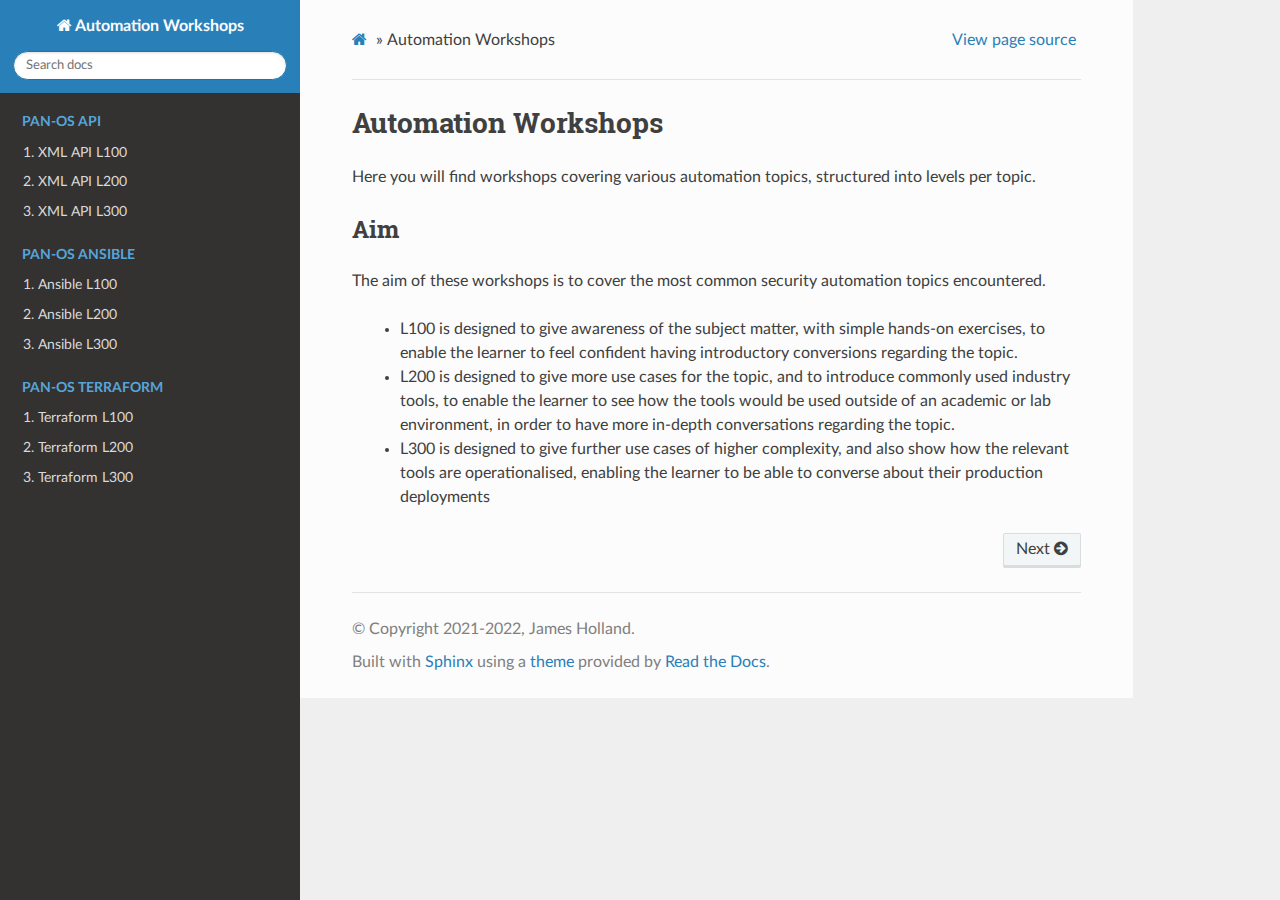
<file: index.html>
<!DOCTYPE html>
<html class="writer-html5" lang="en" >
<head>
  <meta charset="utf-8" /><meta name="generator" content="Docutils 0.17.1: http://docutils.sourceforge.net/" />

  <meta name="viewport" content="width=device-width, initial-scale=1.0" />
  <title>Automation Workshops &mdash; Automation Workshops  documentation</title>
      <link rel="stylesheet" href="_static/pygments.css" type="text/css" />
      <link rel="stylesheet" href="_static/css/theme.css" type="text/css" />
      <link rel="stylesheet" href="_static/copybutton.css" type="text/css" />
      <link rel="stylesheet" href="_static/custom.css" type="text/css" />
  <!--[if lt IE 9]>
    <script src="_static/js/html5shiv.min.js"></script>
  <![endif]-->
  
        <script data-url_root="./" id="documentation_options" src="_static/documentation_options.js"></script>
        <script src="_static/jquery.js"></script>
        <script src="_static/underscore.js"></script>
        <script src="_static/_sphinx_javascript_frameworks_compat.js"></script>
        <script src="_static/doctools.js"></script>
        <script src="_static/sphinx_highlight.js"></script>
        <script src="_static/clipboard.min.js"></script>
        <script src="_static/copybutton.js"></script>
    <script src="_static/js/theme.js"></script>
    <link rel="index" title="Index" href="genindex.html" />
    <link rel="search" title="Search" href="search.html" />
    <link rel="next" title="1. XML API L100" href="xmlapi/l100.html" /> 
</head>

<body class="wy-body-for-nav"> 
  <div class="wy-grid-for-nav">
    <nav data-toggle="wy-nav-shift" class="wy-nav-side">
      <div class="wy-side-scroll">
        <div class="wy-side-nav-search" >
            <a href="#" class="icon icon-home"> Automation Workshops
          </a>
<div role="search">
  <form id="rtd-search-form" class="wy-form" action="search.html" method="get">
    <input type="text" name="q" placeholder="Search docs" />
    <input type="hidden" name="check_keywords" value="yes" />
    <input type="hidden" name="area" value="default" />
  </form>
</div>
        </div><div class="wy-menu wy-menu-vertical" data-spy="affix" role="navigation" aria-label="Navigation menu">
              <p class="caption" role="heading"><span class="caption-text">PAN-OS API</span></p>
<ul>
<li class="toctree-l1"><a class="reference internal" href="xmlapi/l100.html">1. XML API L100</a></li>
<li class="toctree-l1"><a class="reference internal" href="xmlapi/l200.html">2. XML API L200</a></li>
<li class="toctree-l1"><a class="reference internal" href="xmlapi/l300.html">3. XML API L300</a></li>
</ul>
<p class="caption" role="heading"><span class="caption-text">PAN-OS Ansible</span></p>
<ul>
<li class="toctree-l1"><a class="reference internal" href="ansible/l100.html">1. Ansible L100</a></li>
<li class="toctree-l1"><a class="reference internal" href="ansible/l200.html">2. Ansible L200</a></li>
<li class="toctree-l1"><a class="reference internal" href="ansible/l300.html">3. Ansible L300</a></li>
</ul>
<p class="caption" role="heading"><span class="caption-text">PAN-OS Terraform</span></p>
<ul>
<li class="toctree-l1"><a class="reference internal" href="terraform/l100.html">1. Terraform L100</a></li>
<li class="toctree-l1"><a class="reference internal" href="terraform/l200.html">2. Terraform L200</a></li>
<li class="toctree-l1"><a class="reference internal" href="terraform/l300.html">3. Terraform L300</a></li>
</ul>

        </div>
      </div>
    </nav>

    <section data-toggle="wy-nav-shift" class="wy-nav-content-wrap"><nav class="wy-nav-top" aria-label="Mobile navigation menu" >
          <i data-toggle="wy-nav-top" class="fa fa-bars"></i>
          <a href="#">Automation Workshops</a>
      </nav>

      <div class="wy-nav-content">
        <div class="rst-content">
          <div role="navigation" aria-label="Page navigation">
  <ul class="wy-breadcrumbs">
      <li><a href="#" class="icon icon-home"></a> &raquo;</li>
      <li>Automation Workshops</li>
      <li class="wy-breadcrumbs-aside">
            <a href="_sources/index.rst.txt" rel="nofollow"> View page source</a>
      </li>
  </ul>
  <hr/>
</div>
          <div role="main" class="document" itemscope="itemscope" itemtype="http://schema.org/Article">
           <div itemprop="articleBody">
             
  <section id="automation-workshops">
<h1>Automation Workshops<a class="headerlink" href="#automation-workshops" title="Permalink to this heading"></a></h1>
<p>Here you will find workshops covering various automation topics, structured into levels per topic.</p>
<section id="aim">
<h2>Aim<a class="headerlink" href="#aim" title="Permalink to this heading"></a></h2>
<p>The aim of these workshops is to cover the most common security automation topics encountered.</p>
<blockquote>
<div><ul class="simple">
<li><p>L100 is designed to give awareness of the subject matter, with simple hands-on exercises, to enable the learner to feel confident having introductory conversions regarding the topic.</p></li>
<li><p>L200 is designed to give more use cases for the topic, and to introduce commonly used industry tools, to enable the learner to see how the tools would be used outside of an academic or lab environment, in order to have more in-depth conversations regarding the topic.</p></li>
<li><p>L300 is designed to give further use cases of higher complexity, and also show how the relevant tools are operationalised, enabling the learner to be able to converse about their production deployments</p></li>
</ul>
</div></blockquote>
<div class="toctree-wrapper compound">
</div>
<div class="toctree-wrapper compound">
</div>
<div class="toctree-wrapper compound">
</div>
</section>
</section>


           </div>
          </div>
          <footer><div class="rst-footer-buttons" role="navigation" aria-label="Footer">
        <a href="xmlapi/l100.html" class="btn btn-neutral float-right" title="1. XML API L100" accesskey="n" rel="next">Next <span class="fa fa-arrow-circle-right" aria-hidden="true"></span></a>
    </div>

  <hr/>

  <div role="contentinfo">
    <p>&#169; Copyright 2021-2022, James Holland.</p>
  </div>

  Built with <a href="https://www.sphinx-doc.org/">Sphinx</a> using a
    <a href="https://github.com/readthedocs/sphinx_rtd_theme">theme</a>
    provided by <a href="https://readthedocs.org">Read the Docs</a>.
   

</footer>
        </div>
      </div>
    </section>
  </div>
  <script>
      jQuery(function () {
          SphinxRtdTheme.Navigation.enable(true);
      });
  </script> 

</body>
</html>
</file>
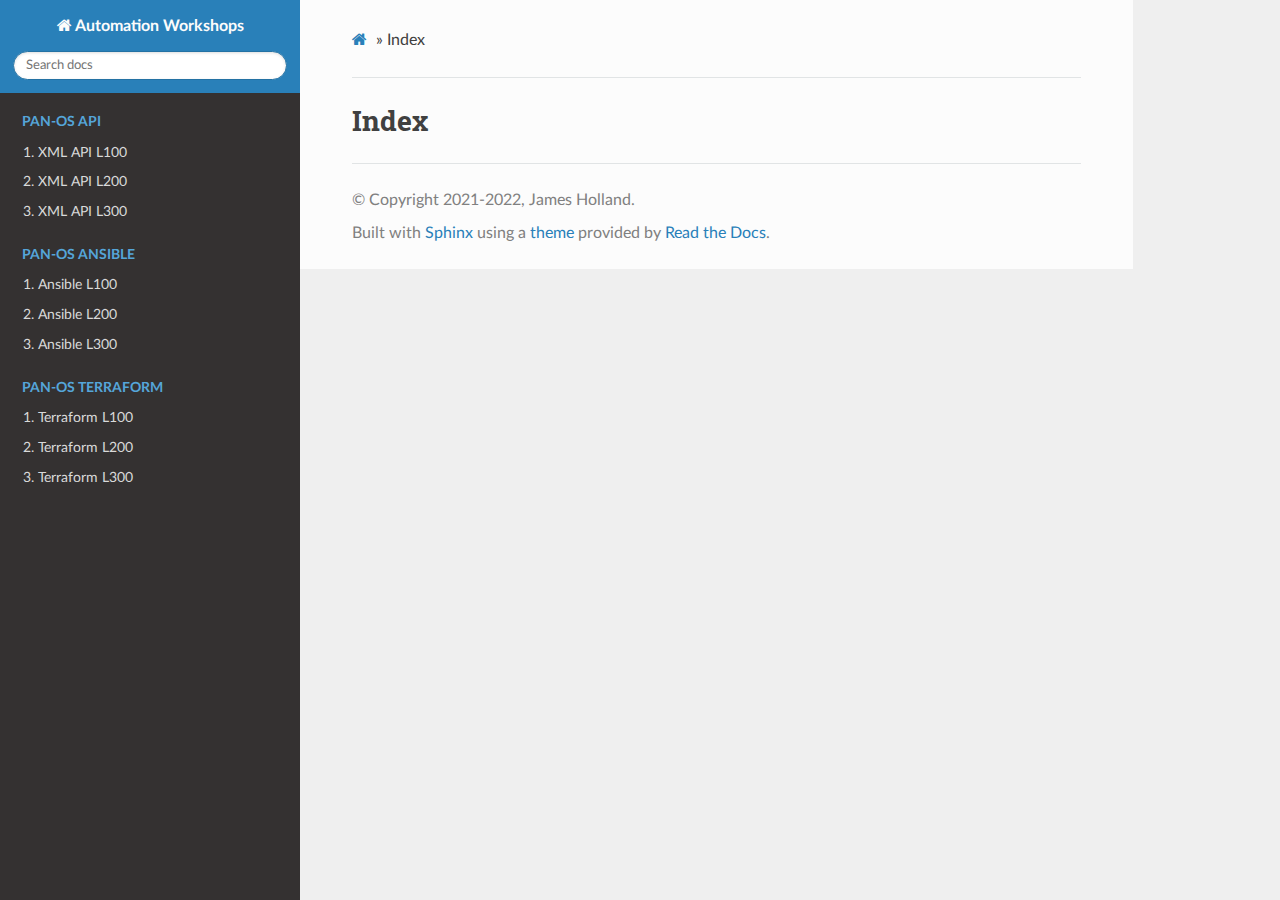
<file: genindex.html>
<!DOCTYPE html>
<html class="writer-html5" lang="en" >
<head>
  <meta charset="utf-8" />
  <meta name="viewport" content="width=device-width, initial-scale=1.0" />
  <title>Index &mdash; Automation Workshops  documentation</title>
      <link rel="stylesheet" href="_static/pygments.css" type="text/css" />
      <link rel="stylesheet" href="_static/css/theme.css" type="text/css" />
      <link rel="stylesheet" href="_static/copybutton.css" type="text/css" />
      <link rel="stylesheet" href="_static/custom.css" type="text/css" />
  <!--[if lt IE 9]>
    <script src="_static/js/html5shiv.min.js"></script>
  <![endif]-->
  
        <script data-url_root="./" id="documentation_options" src="_static/documentation_options.js"></script>
        <script src="_static/jquery.js"></script>
        <script src="_static/underscore.js"></script>
        <script src="_static/_sphinx_javascript_frameworks_compat.js"></script>
        <script src="_static/doctools.js"></script>
        <script src="_static/sphinx_highlight.js"></script>
        <script src="_static/clipboard.min.js"></script>
        <script src="_static/copybutton.js"></script>
    <script src="_static/js/theme.js"></script>
    <link rel="index" title="Index" href="#" />
    <link rel="search" title="Search" href="search.html" /> 
</head>

<body class="wy-body-for-nav"> 
  <div class="wy-grid-for-nav">
    <nav data-toggle="wy-nav-shift" class="wy-nav-side">
      <div class="wy-side-scroll">
        <div class="wy-side-nav-search" >
            <a href="index.html" class="icon icon-home"> Automation Workshops
          </a>
<div role="search">
  <form id="rtd-search-form" class="wy-form" action="search.html" method="get">
    <input type="text" name="q" placeholder="Search docs" />
    <input type="hidden" name="check_keywords" value="yes" />
    <input type="hidden" name="area" value="default" />
  </form>
</div>
        </div><div class="wy-menu wy-menu-vertical" data-spy="affix" role="navigation" aria-label="Navigation menu">
              <p class="caption" role="heading"><span class="caption-text">PAN-OS API</span></p>
<ul>
<li class="toctree-l1"><a class="reference internal" href="xmlapi/l100.html">1. XML API L100</a></li>
<li class="toctree-l1"><a class="reference internal" href="xmlapi/l200.html">2. XML API L200</a></li>
<li class="toctree-l1"><a class="reference internal" href="xmlapi/l300.html">3. XML API L300</a></li>
</ul>
<p class="caption" role="heading"><span class="caption-text">PAN-OS Ansible</span></p>
<ul>
<li class="toctree-l1"><a class="reference internal" href="ansible/l100.html">1. Ansible L100</a></li>
<li class="toctree-l1"><a class="reference internal" href="ansible/l200.html">2. Ansible L200</a></li>
<li class="toctree-l1"><a class="reference internal" href="ansible/l300.html">3. Ansible L300</a></li>
</ul>
<p class="caption" role="heading"><span class="caption-text">PAN-OS Terraform</span></p>
<ul>
<li class="toctree-l1"><a class="reference internal" href="terraform/l100.html">1. Terraform L100</a></li>
<li class="toctree-l1"><a class="reference internal" href="terraform/l200.html">2. Terraform L200</a></li>
<li class="toctree-l1"><a class="reference internal" href="terraform/l300.html">3. Terraform L300</a></li>
</ul>

        </div>
      </div>
    </nav>

    <section data-toggle="wy-nav-shift" class="wy-nav-content-wrap"><nav class="wy-nav-top" aria-label="Mobile navigation menu" >
          <i data-toggle="wy-nav-top" class="fa fa-bars"></i>
          <a href="index.html">Automation Workshops</a>
      </nav>

      <div class="wy-nav-content">
        <div class="rst-content">
          <div role="navigation" aria-label="Page navigation">
  <ul class="wy-breadcrumbs">
      <li><a href="index.html" class="icon icon-home"></a> &raquo;</li>
      <li>Index</li>
      <li class="wy-breadcrumbs-aside">
      </li>
  </ul>
  <hr/>
</div>
          <div role="main" class="document" itemscope="itemscope" itemtype="http://schema.org/Article">
           <div itemprop="articleBody">
             

<h1 id="index">Index</h1>

<div class="genindex-jumpbox">
 
</div>


           </div>
          </div>
          <footer>

  <hr/>

  <div role="contentinfo">
    <p>&#169; Copyright 2021-2022, James Holland.</p>
  </div>

  Built with <a href="https://www.sphinx-doc.org/">Sphinx</a> using a
    <a href="https://github.com/readthedocs/sphinx_rtd_theme">theme</a>
    provided by <a href="https://readthedocs.org">Read the Docs</a>.
   

</footer>
        </div>
      </div>
    </section>
  </div>
  <script>
      jQuery(function () {
          SphinxRtdTheme.Navigation.enable(true);
      });
  </script> 

</body>
</html>
</file>
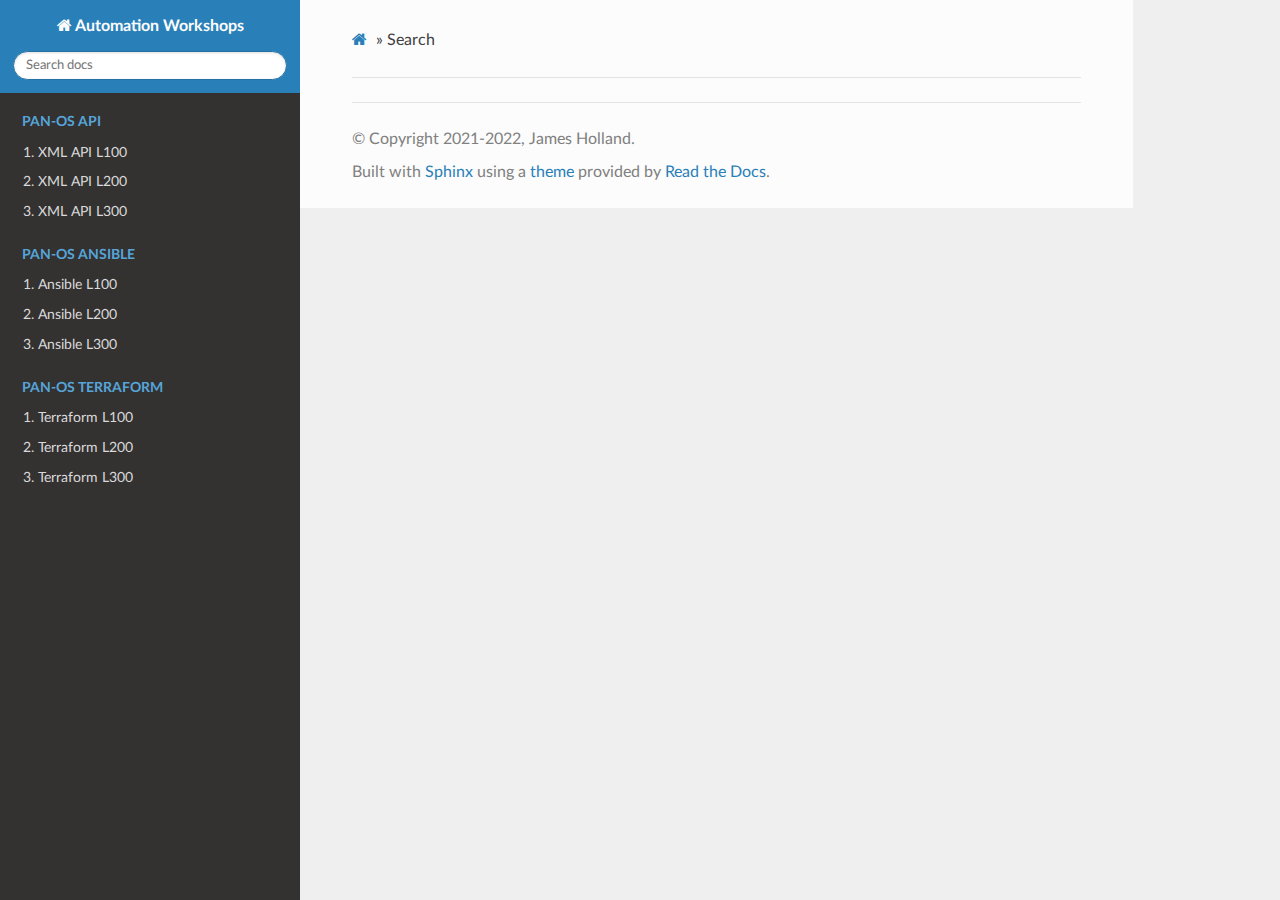
<file: search.html>
<!DOCTYPE html>
<html class="writer-html5" lang="en" >
<head>
  <meta charset="utf-8" />
  <meta name="viewport" content="width=device-width, initial-scale=1.0" />
  <title>Search &mdash; Automation Workshops  documentation</title>
      <link rel="stylesheet" href="_static/pygments.css" type="text/css" />
      <link rel="stylesheet" href="_static/css/theme.css" type="text/css" />
      <link rel="stylesheet" href="_static/copybutton.css" type="text/css" />
      <link rel="stylesheet" href="_static/custom.css" type="text/css" />
    
  <!--[if lt IE 9]>
    <script src="_static/js/html5shiv.min.js"></script>
  <![endif]-->
  
        <script data-url_root="./" id="documentation_options" src="_static/documentation_options.js"></script>
        <script src="_static/jquery.js"></script>
        <script src="_static/underscore.js"></script>
        <script src="_static/_sphinx_javascript_frameworks_compat.js"></script>
        <script src="_static/doctools.js"></script>
        <script src="_static/sphinx_highlight.js"></script>
        <script src="_static/clipboard.min.js"></script>
        <script src="_static/copybutton.js"></script>
    <script src="_static/js/theme.js"></script>
    <script src="_static/searchtools.js"></script>
    <script src="_static/language_data.js"></script>
    <link rel="index" title="Index" href="genindex.html" />
    <link rel="search" title="Search" href="#" /> 
</head>

<body class="wy-body-for-nav"> 
  <div class="wy-grid-for-nav">
    <nav data-toggle="wy-nav-shift" class="wy-nav-side">
      <div class="wy-side-scroll">
        <div class="wy-side-nav-search" >
            <a href="index.html" class="icon icon-home"> Automation Workshops
          </a>
<div role="search">
  <form id="rtd-search-form" class="wy-form" action="#" method="get">
    <input type="text" name="q" placeholder="Search docs" />
    <input type="hidden" name="check_keywords" value="yes" />
    <input type="hidden" name="area" value="default" />
  </form>
</div>
        </div><div class="wy-menu wy-menu-vertical" data-spy="affix" role="navigation" aria-label="Navigation menu">
              <p class="caption" role="heading"><span class="caption-text">PAN-OS API</span></p>
<ul>
<li class="toctree-l1"><a class="reference internal" href="xmlapi/l100.html">1. XML API L100</a></li>
<li class="toctree-l1"><a class="reference internal" href="xmlapi/l200.html">2. XML API L200</a></li>
<li class="toctree-l1"><a class="reference internal" href="xmlapi/l300.html">3. XML API L300</a></li>
</ul>
<p class="caption" role="heading"><span class="caption-text">PAN-OS Ansible</span></p>
<ul>
<li class="toctree-l1"><a class="reference internal" href="ansible/l100.html">1. Ansible L100</a></li>
<li class="toctree-l1"><a class="reference internal" href="ansible/l200.html">2. Ansible L200</a></li>
<li class="toctree-l1"><a class="reference internal" href="ansible/l300.html">3. Ansible L300</a></li>
</ul>
<p class="caption" role="heading"><span class="caption-text">PAN-OS Terraform</span></p>
<ul>
<li class="toctree-l1"><a class="reference internal" href="terraform/l100.html">1. Terraform L100</a></li>
<li class="toctree-l1"><a class="reference internal" href="terraform/l200.html">2. Terraform L200</a></li>
<li class="toctree-l1"><a class="reference internal" href="terraform/l300.html">3. Terraform L300</a></li>
</ul>

        </div>
      </div>
    </nav>

    <section data-toggle="wy-nav-shift" class="wy-nav-content-wrap"><nav class="wy-nav-top" aria-label="Mobile navigation menu" >
          <i data-toggle="wy-nav-top" class="fa fa-bars"></i>
          <a href="index.html">Automation Workshops</a>
      </nav>

      <div class="wy-nav-content">
        <div class="rst-content">
          <div role="navigation" aria-label="Page navigation">
  <ul class="wy-breadcrumbs">
      <li><a href="index.html" class="icon icon-home"></a> &raquo;</li>
      <li>Search</li>
      <li class="wy-breadcrumbs-aside">
      </li>
  </ul>
  <hr/>
</div>
          <div role="main" class="document" itemscope="itemscope" itemtype="http://schema.org/Article">
           <div itemprop="articleBody">
             
  <noscript>
  <div id="fallback" class="admonition warning">
    <p class="last">
      Please activate JavaScript to enable the search functionality.
    </p>
  </div>
  </noscript>

  
  <div id="search-results">
  
  </div>

           </div>
          </div>
          <footer>

  <hr/>

  <div role="contentinfo">
    <p>&#169; Copyright 2021-2022, James Holland.</p>
  </div>

  Built with <a href="https://www.sphinx-doc.org/">Sphinx</a> using a
    <a href="https://github.com/readthedocs/sphinx_rtd_theme">theme</a>
    provided by <a href="https://readthedocs.org">Read the Docs</a>.
   

</footer>
        </div>
      </div>
    </section>
  </div>
  <script>
      jQuery(function () {
          SphinxRtdTheme.Navigation.enable(true);
      });
  </script>
  <script>
    jQuery(function() { Search.loadIndex("searchindex.js"); });
  </script>
  
  <script id="searchindexloader"></script>
   


</body>
</html>
</file>
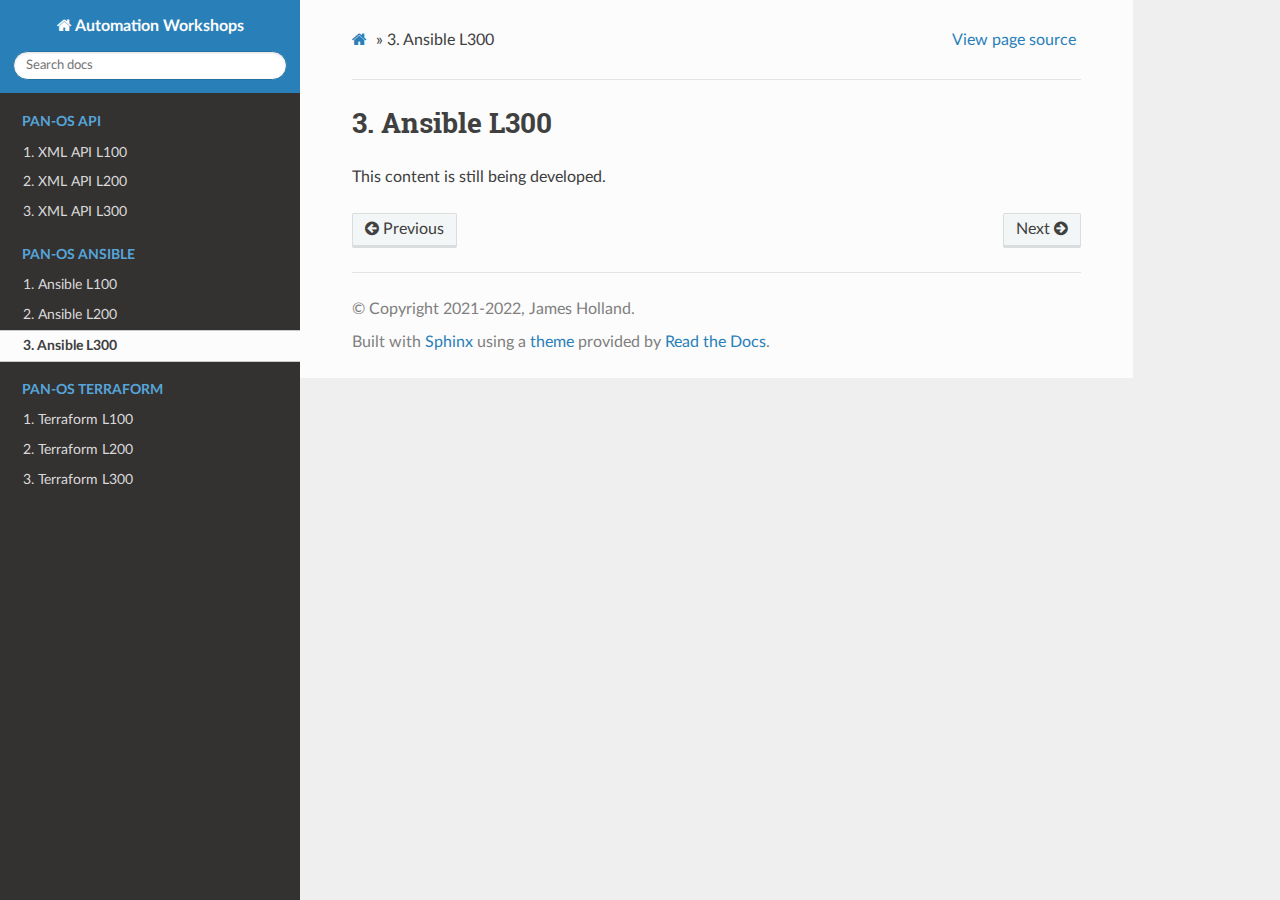
<file: ansible/l300.html>
<!DOCTYPE html>
<html class="writer-html5" lang="en" >
<head>
  <meta charset="utf-8" /><meta name="generator" content="Docutils 0.17.1: http://docutils.sourceforge.net/" />

  <meta name="viewport" content="width=device-width, initial-scale=1.0" />
  <title>3. Ansible L300 &mdash; Automation Workshops  documentation</title>
      <link rel="stylesheet" href="../_static/pygments.css" type="text/css" />
      <link rel="stylesheet" href="../_static/css/theme.css" type="text/css" />
      <link rel="stylesheet" href="../_static/copybutton.css" type="text/css" />
      <link rel="stylesheet" href="../_static/custom.css" type="text/css" />
  <!--[if lt IE 9]>
    <script src="../_static/js/html5shiv.min.js"></script>
  <![endif]-->
  
        <script data-url_root="../" id="documentation_options" src="../_static/documentation_options.js"></script>
        <script src="../_static/jquery.js"></script>
        <script src="../_static/underscore.js"></script>
        <script src="../_static/_sphinx_javascript_frameworks_compat.js"></script>
        <script src="../_static/doctools.js"></script>
        <script src="../_static/sphinx_highlight.js"></script>
        <script src="../_static/clipboard.min.js"></script>
        <script src="../_static/copybutton.js"></script>
    <script src="../_static/js/theme.js"></script>
    <link rel="index" title="Index" href="../genindex.html" />
    <link rel="search" title="Search" href="../search.html" />
    <link rel="next" title="1. Terraform L100" href="../terraform/l100.html" />
    <link rel="prev" title="2. Ansible L200" href="l200.html" /> 
</head>

<body class="wy-body-for-nav"> 
  <div class="wy-grid-for-nav">
    <nav data-toggle="wy-nav-shift" class="wy-nav-side">
      <div class="wy-side-scroll">
        <div class="wy-side-nav-search" >
            <a href="../index.html" class="icon icon-home"> Automation Workshops
          </a>
<div role="search">
  <form id="rtd-search-form" class="wy-form" action="../search.html" method="get">
    <input type="text" name="q" placeholder="Search docs" />
    <input type="hidden" name="check_keywords" value="yes" />
    <input type="hidden" name="area" value="default" />
  </form>
</div>
        </div><div class="wy-menu wy-menu-vertical" data-spy="affix" role="navigation" aria-label="Navigation menu">
              <p class="caption" role="heading"><span class="caption-text">PAN-OS API</span></p>
<ul>
<li class="toctree-l1"><a class="reference internal" href="../xmlapi/l100.html">1. XML API L100</a></li>
<li class="toctree-l1"><a class="reference internal" href="../xmlapi/l200.html">2. XML API L200</a></li>
<li class="toctree-l1"><a class="reference internal" href="../xmlapi/l300.html">3. XML API L300</a></li>
</ul>
<p class="caption" role="heading"><span class="caption-text">PAN-OS Ansible</span></p>
<ul class="current">
<li class="toctree-l1"><a class="reference internal" href="l100.html">1. Ansible L100</a></li>
<li class="toctree-l1"><a class="reference internal" href="l200.html">2. Ansible L200</a></li>
<li class="toctree-l1 current"><a class="current reference internal" href="#">3. Ansible L300</a></li>
</ul>
<p class="caption" role="heading"><span class="caption-text">PAN-OS Terraform</span></p>
<ul>
<li class="toctree-l1"><a class="reference internal" href="../terraform/l100.html">1. Terraform L100</a></li>
<li class="toctree-l1"><a class="reference internal" href="../terraform/l200.html">2. Terraform L200</a></li>
<li class="toctree-l1"><a class="reference internal" href="../terraform/l300.html">3. Terraform L300</a></li>
</ul>

        </div>
      </div>
    </nav>

    <section data-toggle="wy-nav-shift" class="wy-nav-content-wrap"><nav class="wy-nav-top" aria-label="Mobile navigation menu" >
          <i data-toggle="wy-nav-top" class="fa fa-bars"></i>
          <a href="../index.html">Automation Workshops</a>
      </nav>

      <div class="wy-nav-content">
        <div class="rst-content">
          <div role="navigation" aria-label="Page navigation">
  <ul class="wy-breadcrumbs">
      <li><a href="../index.html" class="icon icon-home"></a> &raquo;</li>
      <li><span class="section-number">3. </span>Ansible L300</li>
      <li class="wy-breadcrumbs-aside">
            <a href="../_sources/ansible/l300.rst.txt" rel="nofollow"> View page source</a>
      </li>
  </ul>
  <hr/>
</div>
          <div role="main" class="document" itemscope="itemscope" itemtype="http://schema.org/Article">
           <div itemprop="articleBody">
             
  <section id="ansible-l300">
<h1><span class="section-number">3. </span>Ansible L300<a class="headerlink" href="#ansible-l300" title="Permalink to this heading"></a></h1>
<p>This content is still being developed.</p>
</section>


           </div>
          </div>
          <footer><div class="rst-footer-buttons" role="navigation" aria-label="Footer">
        <a href="l200.html" class="btn btn-neutral float-left" title="2. Ansible L200" accesskey="p" rel="prev"><span class="fa fa-arrow-circle-left" aria-hidden="true"></span> Previous</a>
        <a href="../terraform/l100.html" class="btn btn-neutral float-right" title="1. Terraform L100" accesskey="n" rel="next">Next <span class="fa fa-arrow-circle-right" aria-hidden="true"></span></a>
    </div>

  <hr/>

  <div role="contentinfo">
    <p>&#169; Copyright 2021-2022, James Holland.</p>
  </div>

  Built with <a href="https://www.sphinx-doc.org/">Sphinx</a> using a
    <a href="https://github.com/readthedocs/sphinx_rtd_theme">theme</a>
    provided by <a href="https://readthedocs.org">Read the Docs</a>.
   

</footer>
        </div>
      </div>
    </section>
  </div>
  <script>
      jQuery(function () {
          SphinxRtdTheme.Navigation.enable(true);
      });
  </script> 

</body>
</html>
</file>
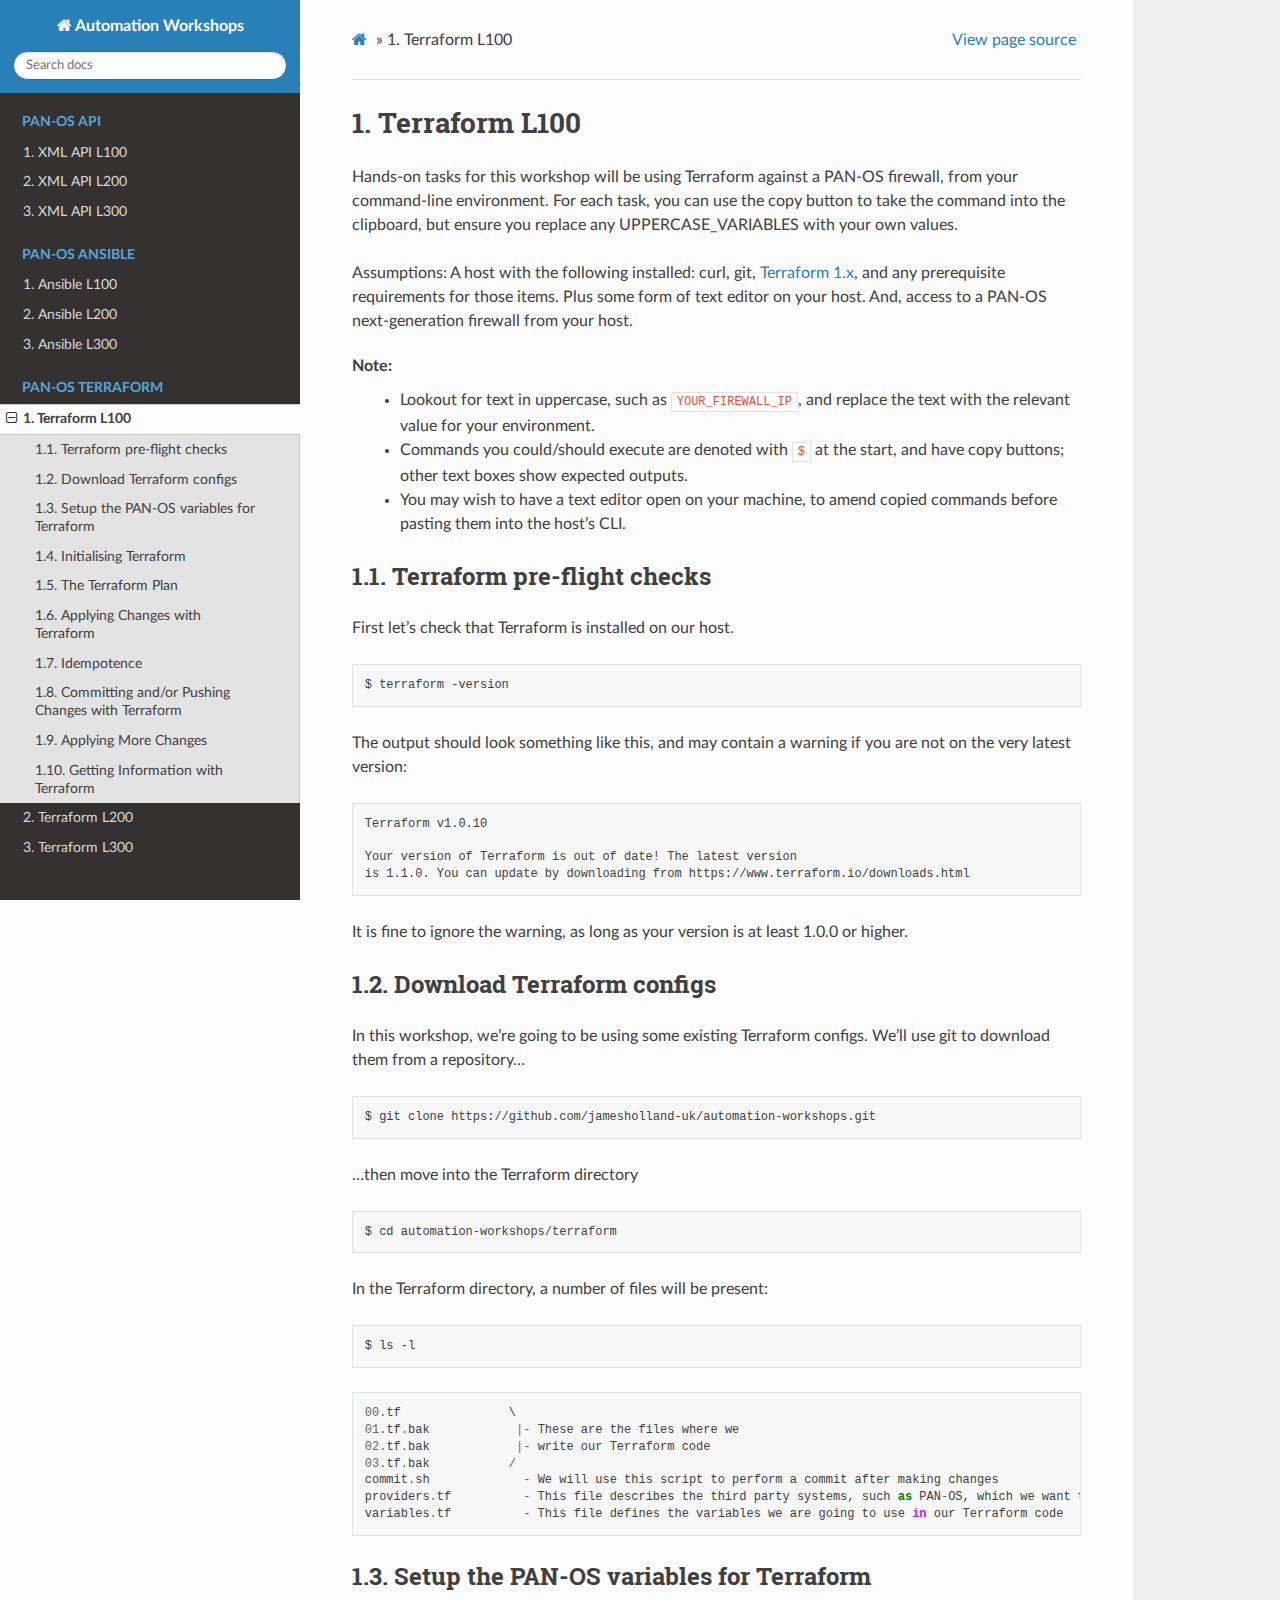
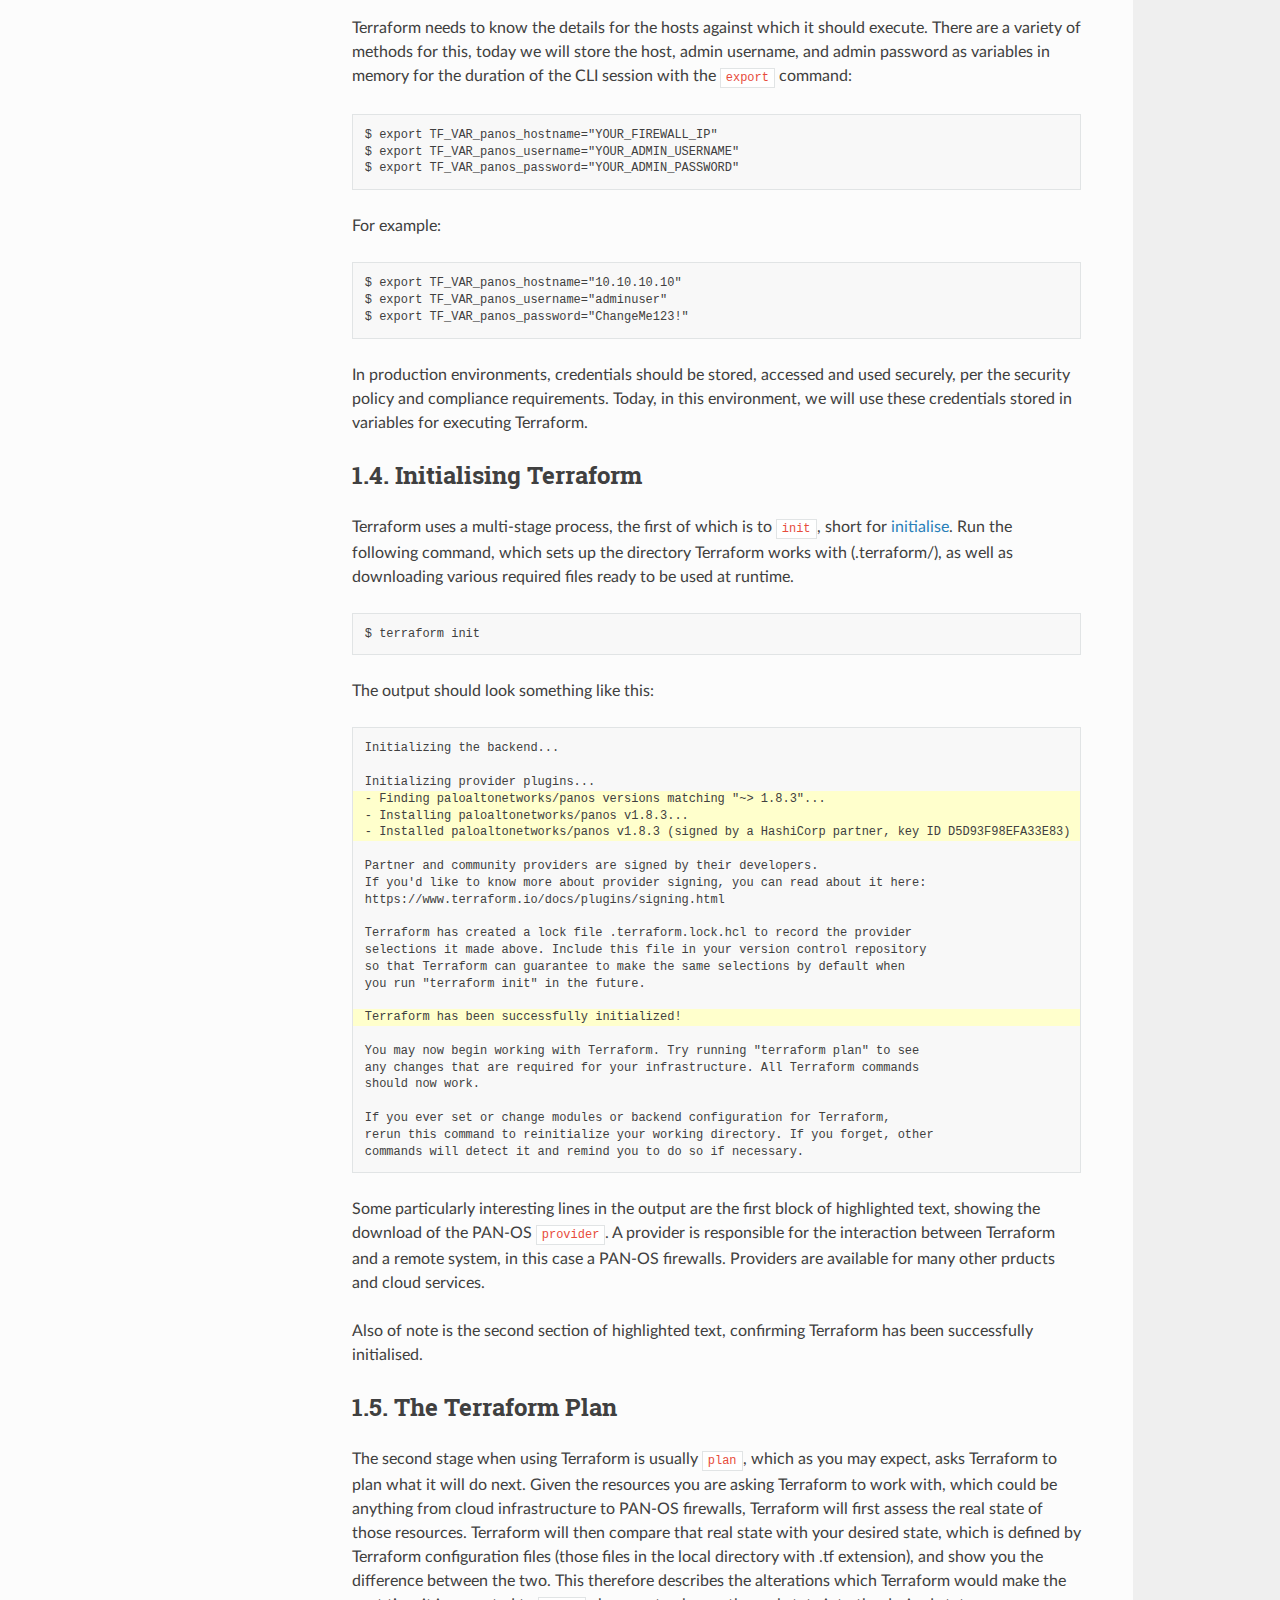
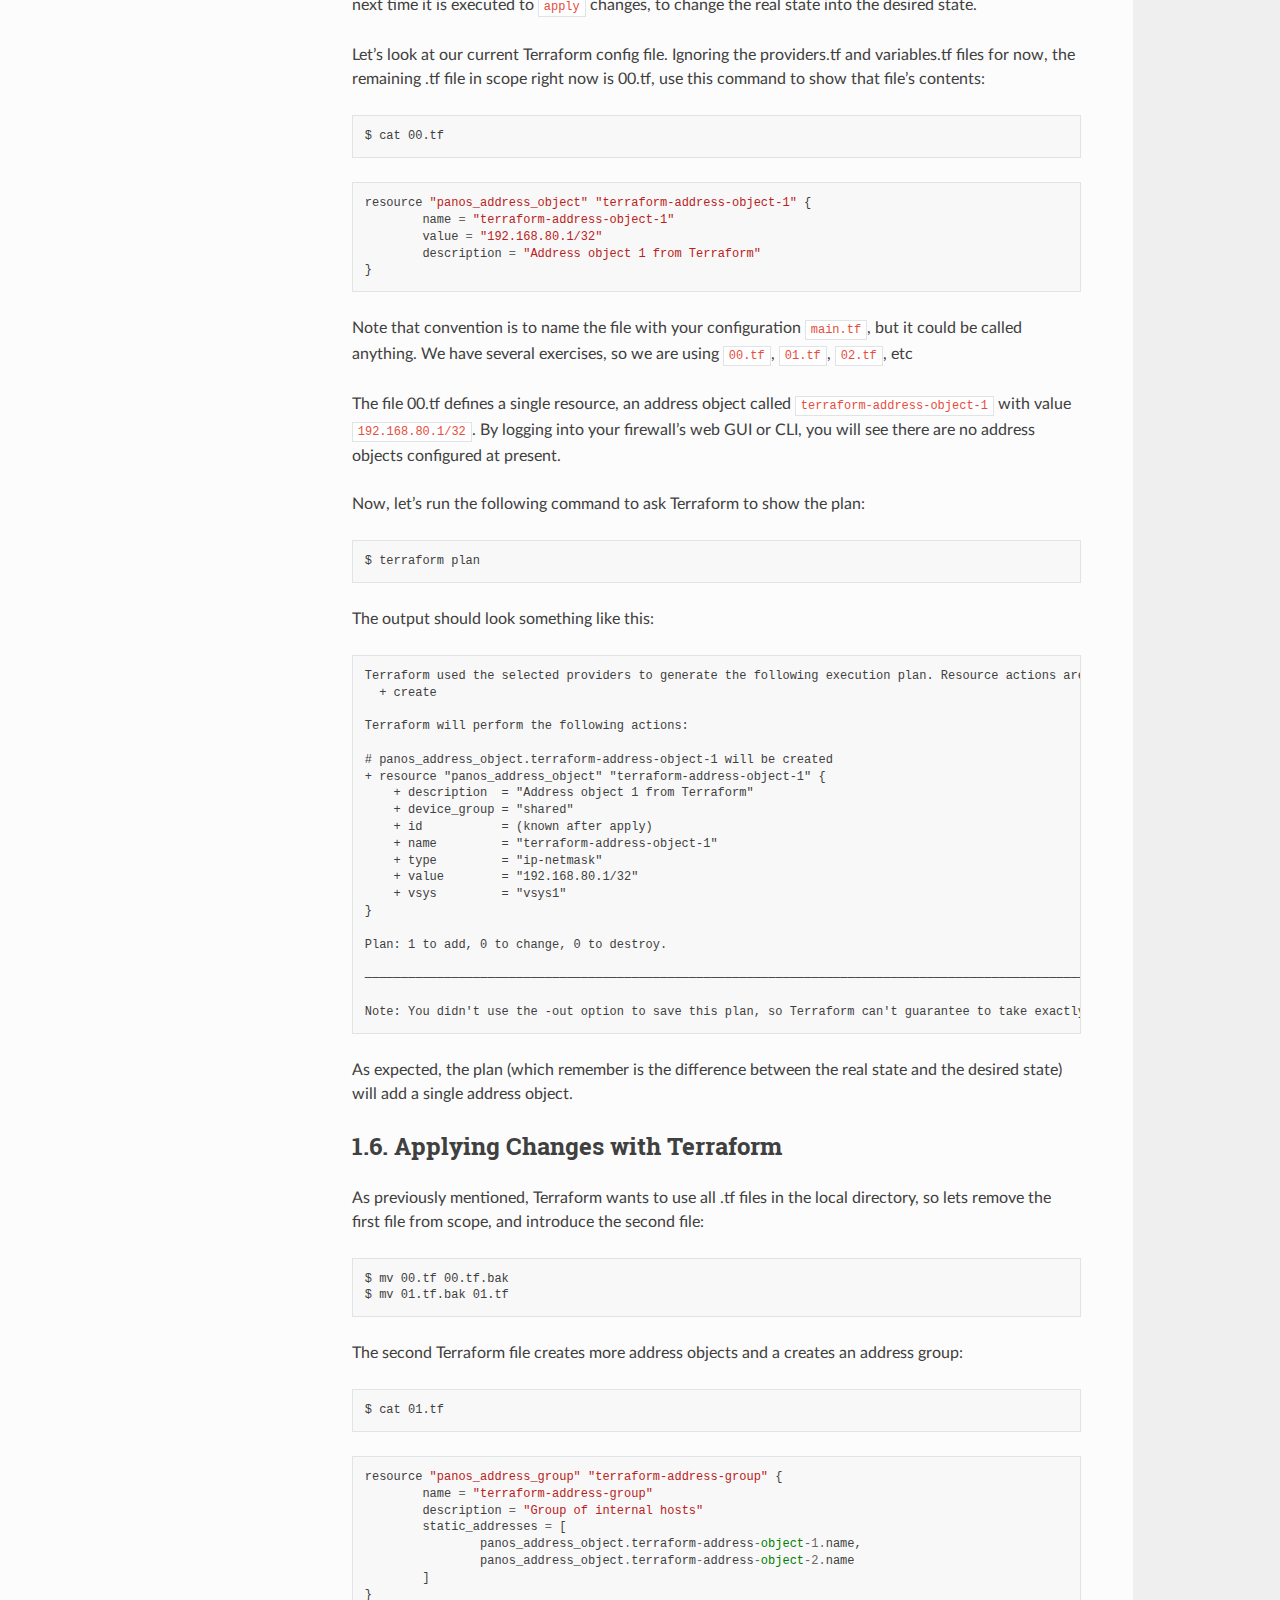
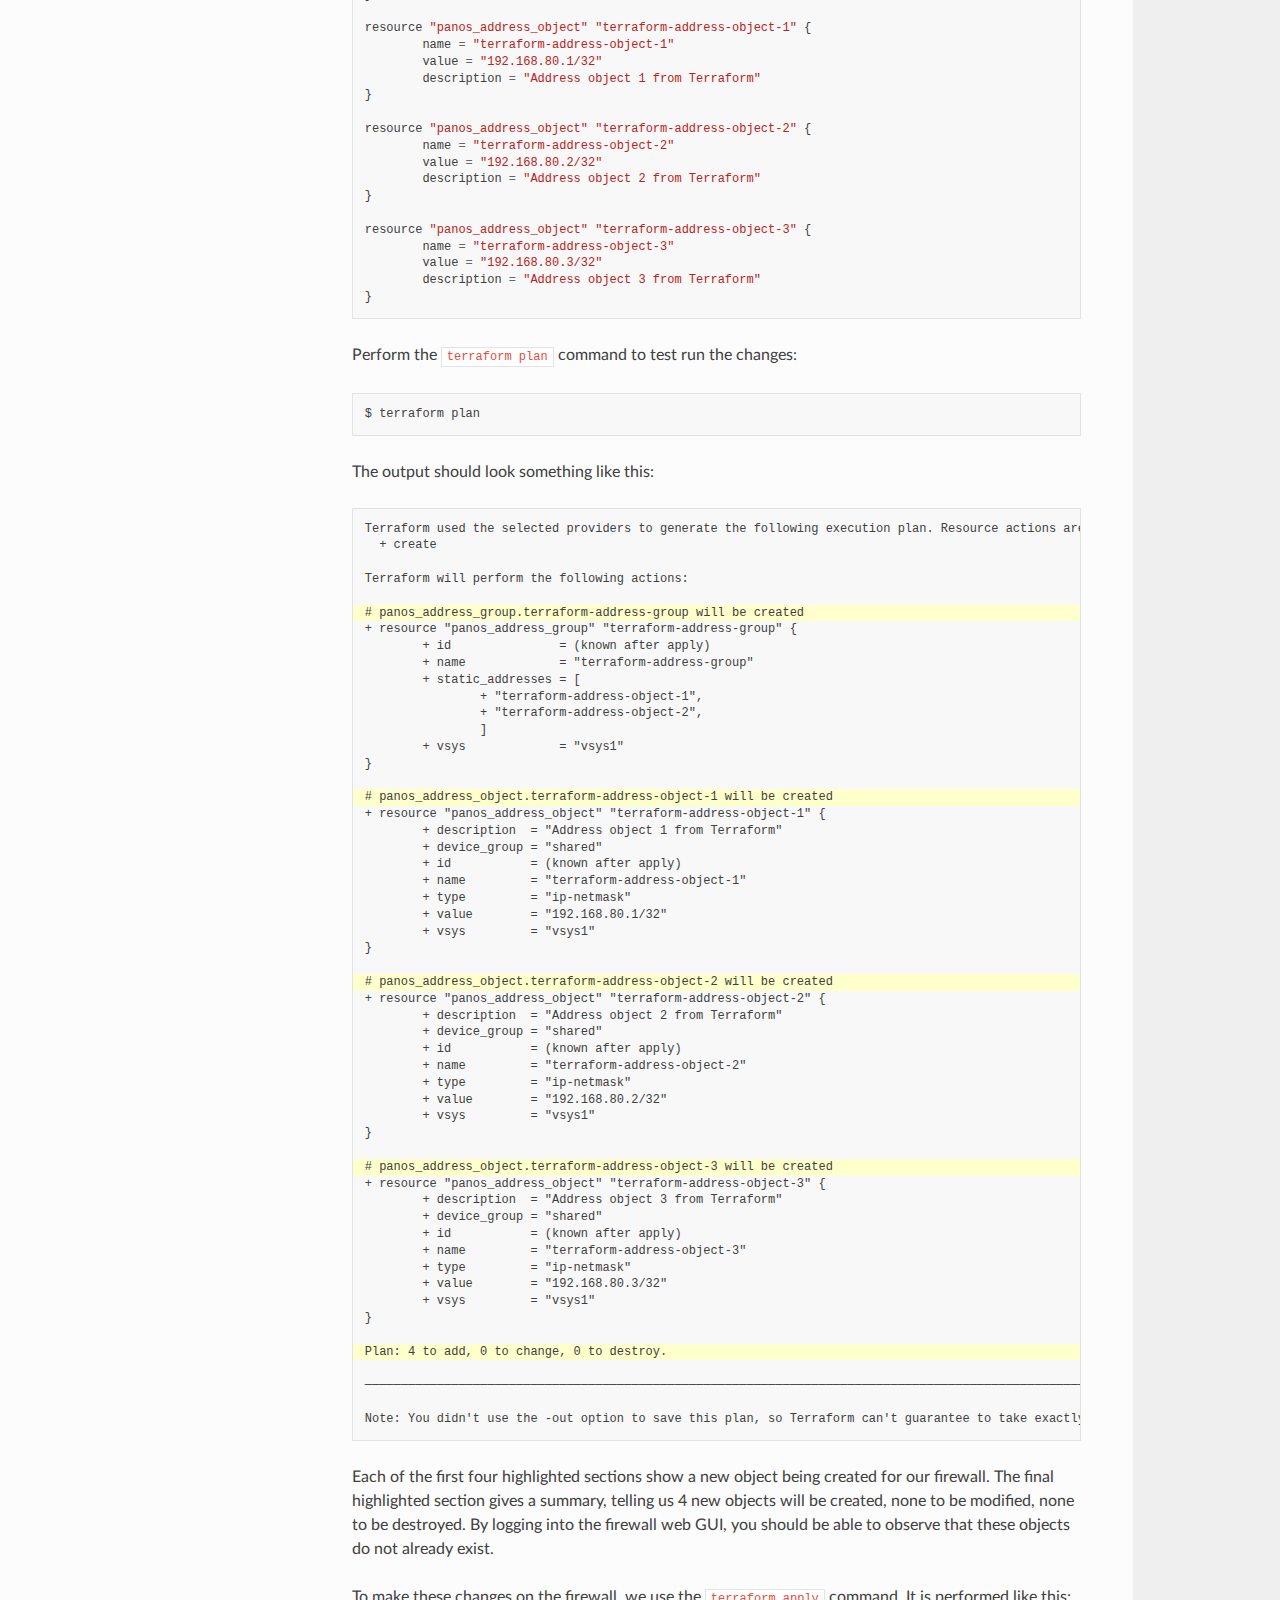
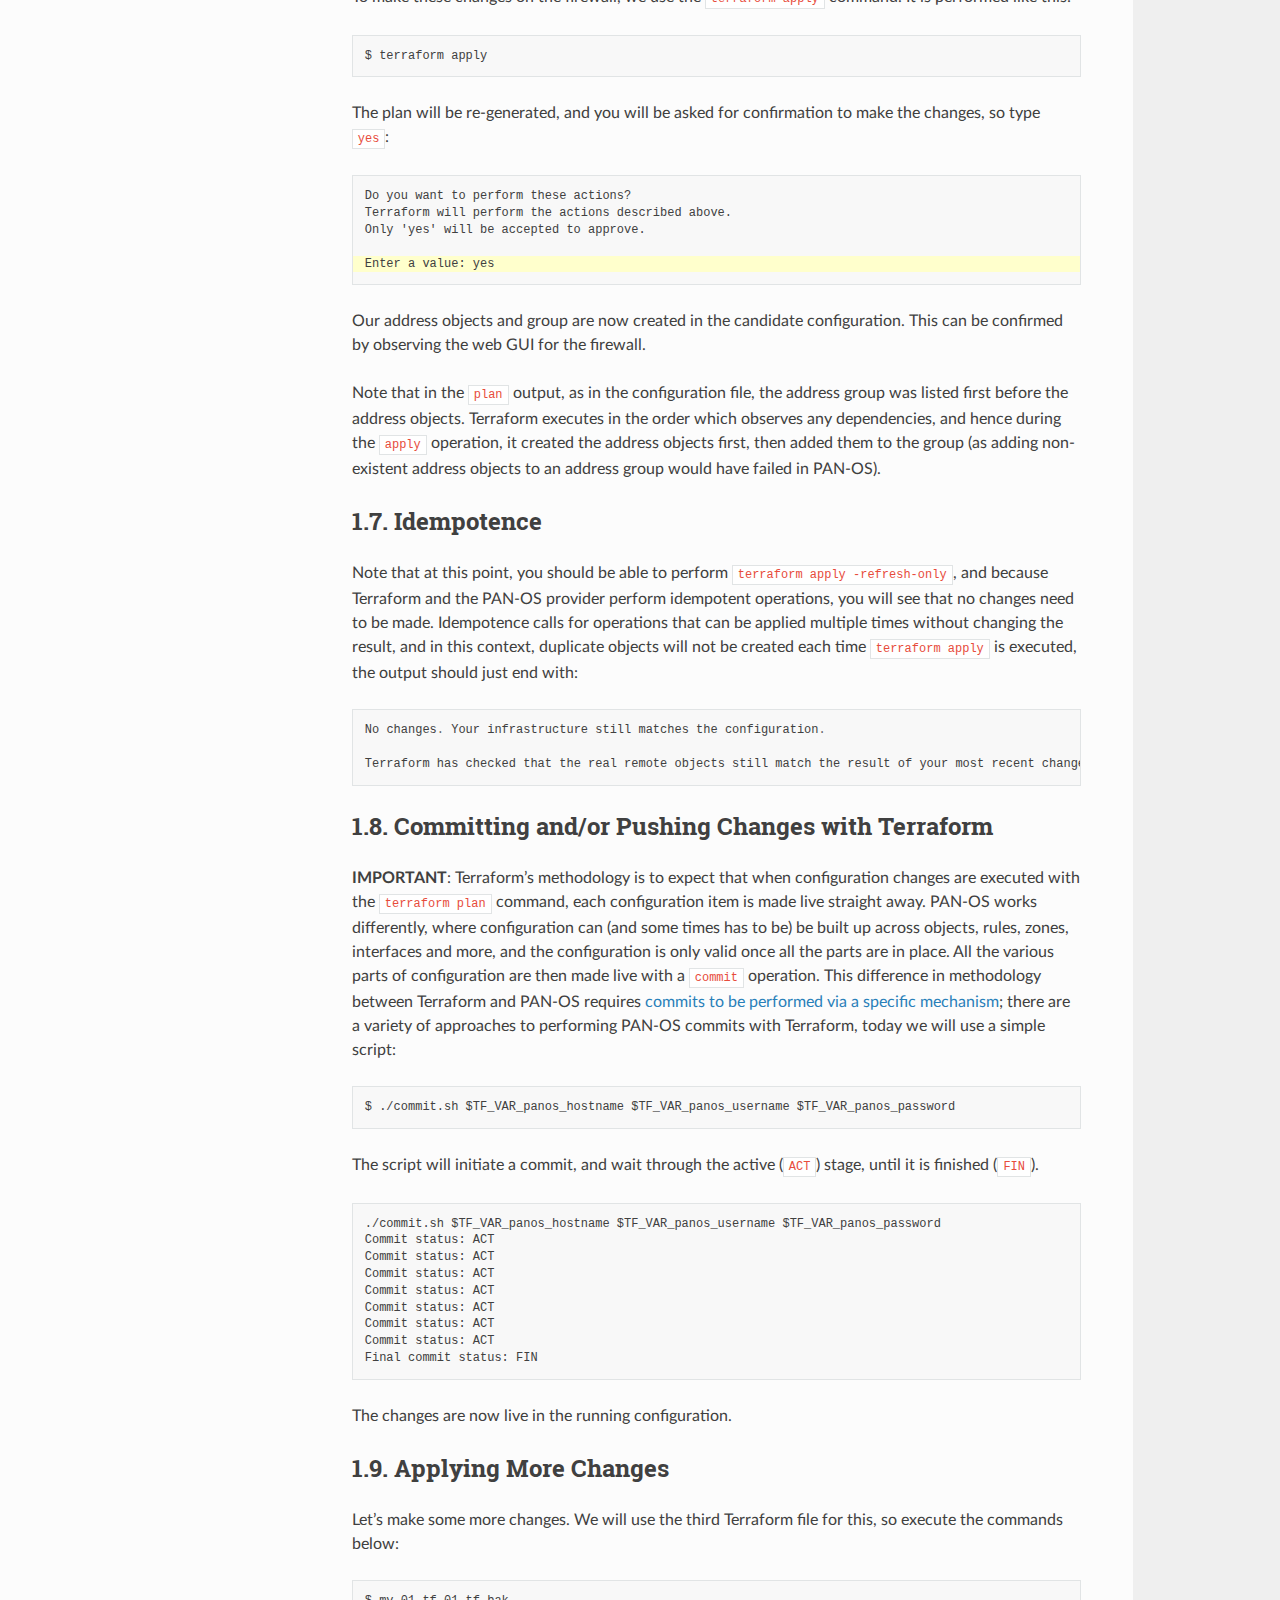
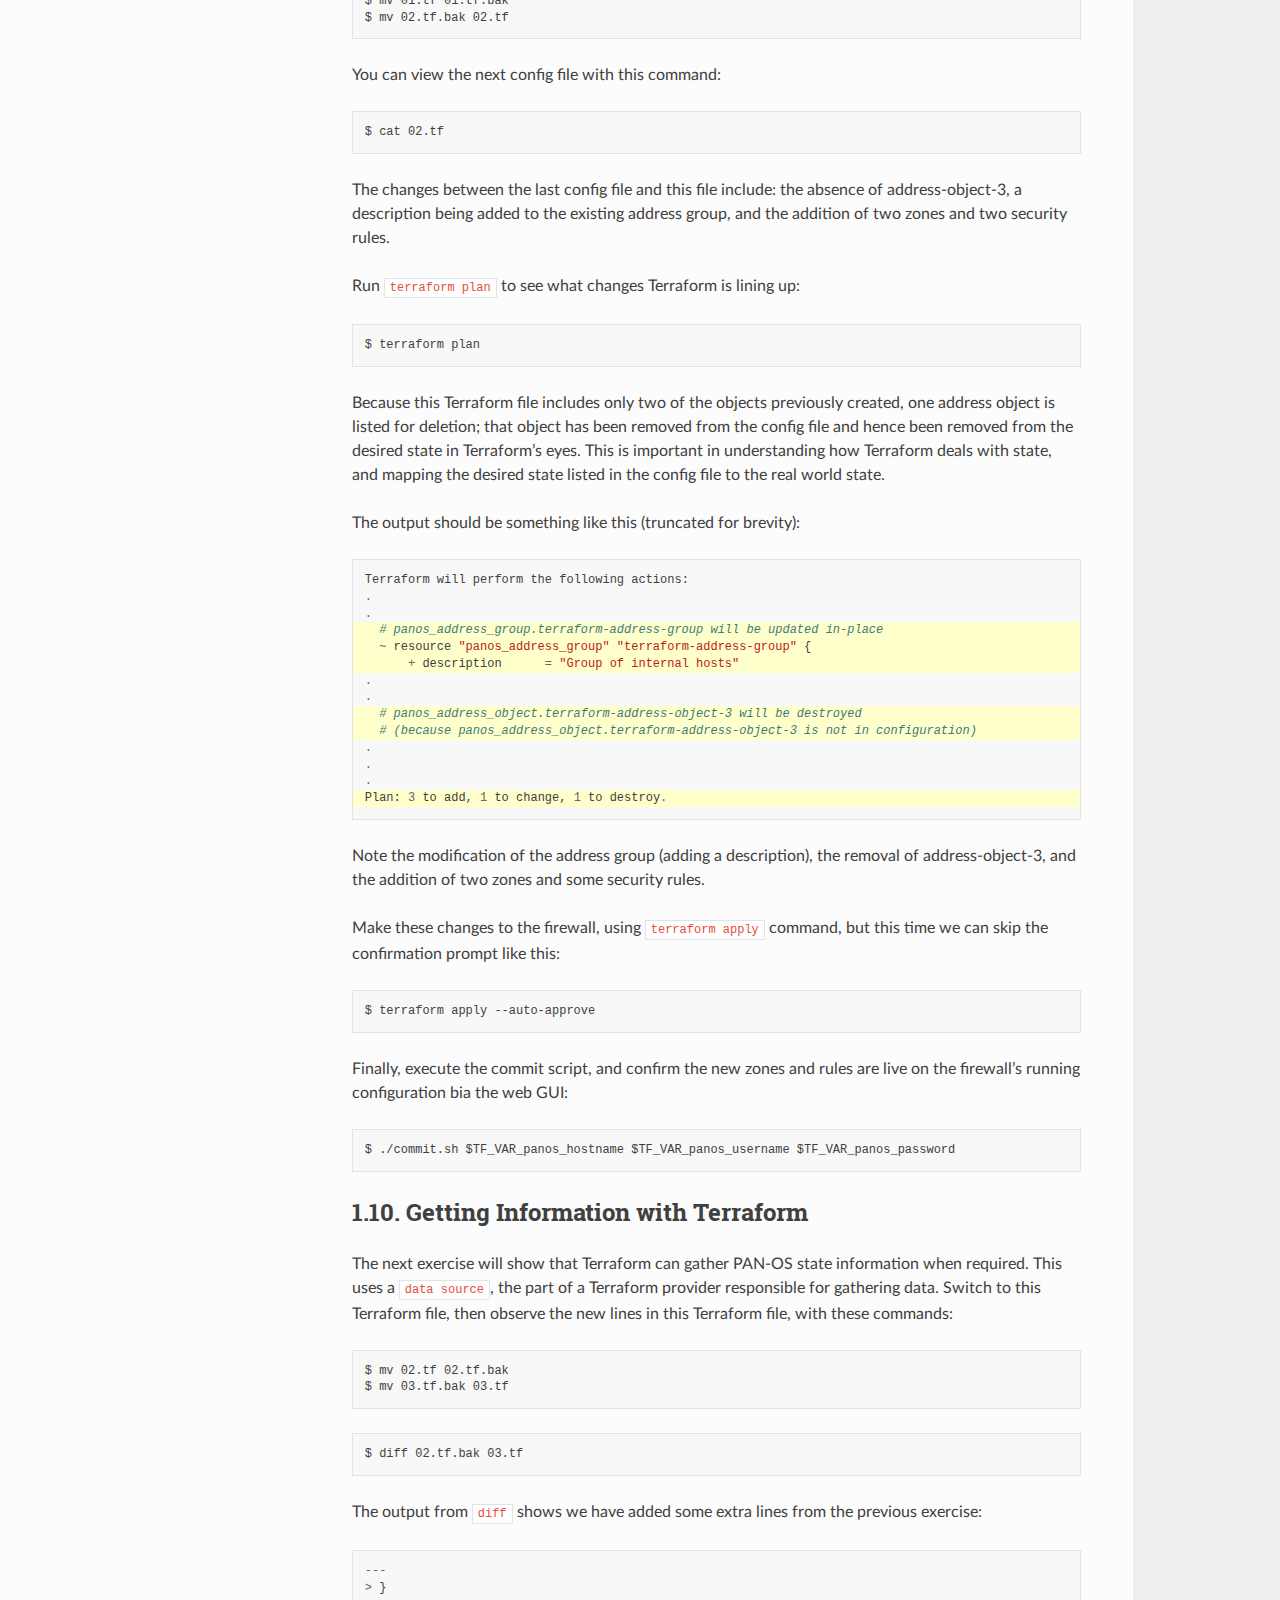
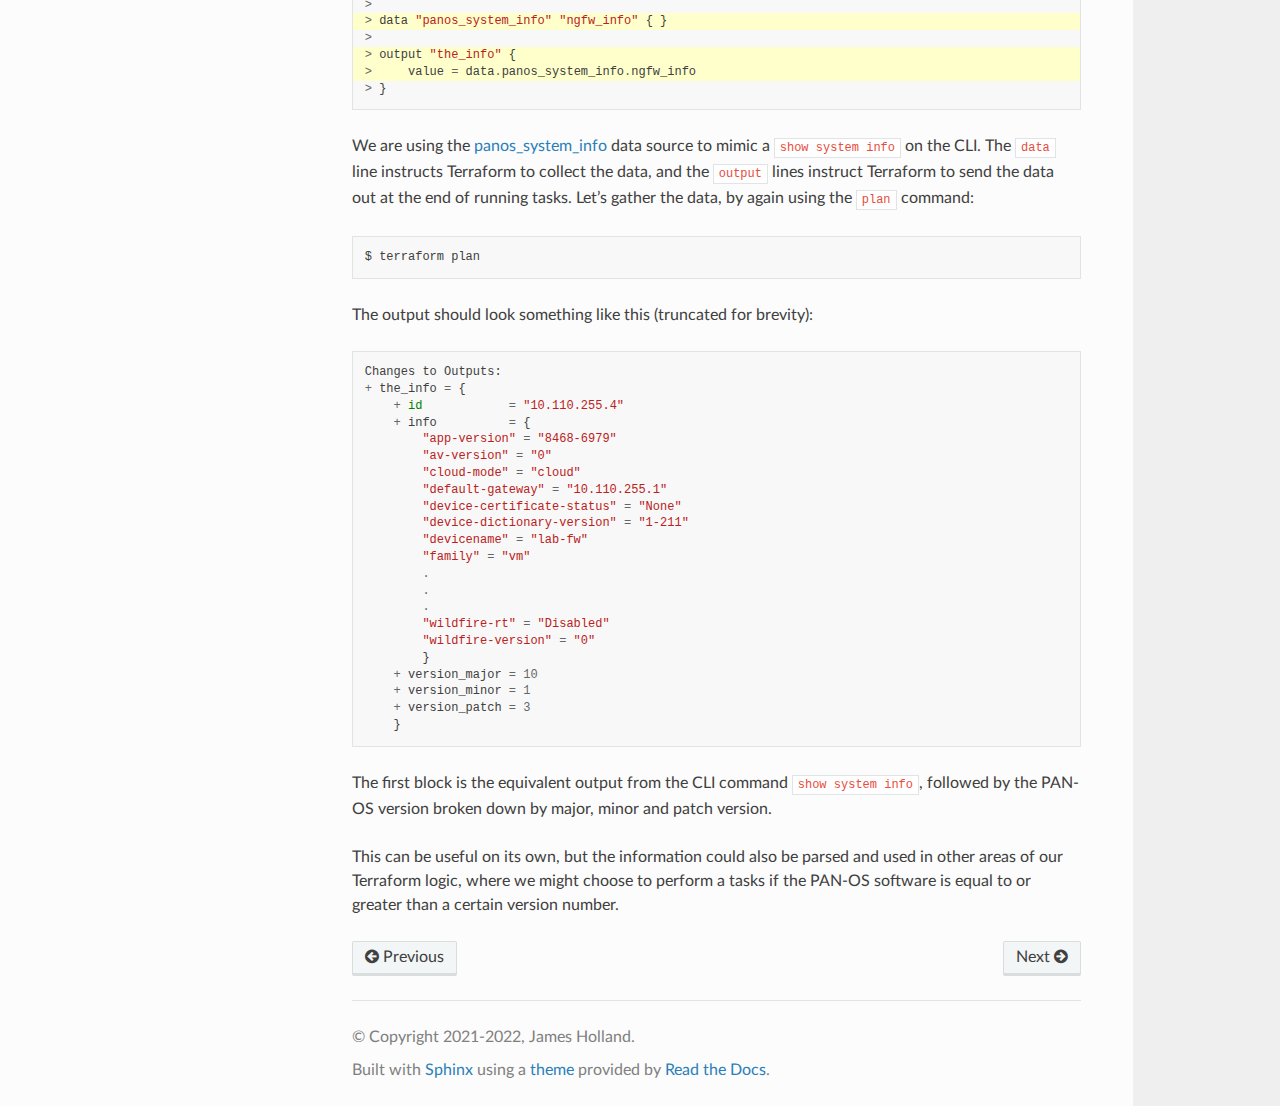
<file: terraform/l100.html>
<!DOCTYPE html>
<html class="writer-html5" lang="en" >
<head>
  <meta charset="utf-8" /><meta name="generator" content="Docutils 0.17.1: http://docutils.sourceforge.net/" />

  <meta name="viewport" content="width=device-width, initial-scale=1.0" />
  <title>1. Terraform L100 &mdash; Automation Workshops  documentation</title>
      <link rel="stylesheet" href="../_static/pygments.css" type="text/css" />
      <link rel="stylesheet" href="../_static/css/theme.css" type="text/css" />
      <link rel="stylesheet" href="../_static/copybutton.css" type="text/css" />
      <link rel="stylesheet" href="../_static/custom.css" type="text/css" />
  <!--[if lt IE 9]>
    <script src="../_static/js/html5shiv.min.js"></script>
  <![endif]-->
  
        <script data-url_root="../" id="documentation_options" src="../_static/documentation_options.js"></script>
        <script src="../_static/jquery.js"></script>
        <script src="../_static/underscore.js"></script>
        <script src="../_static/_sphinx_javascript_frameworks_compat.js"></script>
        <script src="../_static/doctools.js"></script>
        <script src="../_static/sphinx_highlight.js"></script>
        <script src="../_static/clipboard.min.js"></script>
        <script src="../_static/copybutton.js"></script>
    <script src="../_static/js/theme.js"></script>
    <link rel="index" title="Index" href="../genindex.html" />
    <link rel="search" title="Search" href="../search.html" />
    <link rel="next" title="2. Terraform L200" href="l200.html" />
    <link rel="prev" title="3. Ansible L300" href="../ansible/l300.html" /> 
</head>

<body class="wy-body-for-nav"> 
  <div class="wy-grid-for-nav">
    <nav data-toggle="wy-nav-shift" class="wy-nav-side">
      <div class="wy-side-scroll">
        <div class="wy-side-nav-search" >
            <a href="../index.html" class="icon icon-home"> Automation Workshops
          </a>
<div role="search">
  <form id="rtd-search-form" class="wy-form" action="../search.html" method="get">
    <input type="text" name="q" placeholder="Search docs" />
    <input type="hidden" name="check_keywords" value="yes" />
    <input type="hidden" name="area" value="default" />
  </form>
</div>
        </div><div class="wy-menu wy-menu-vertical" data-spy="affix" role="navigation" aria-label="Navigation menu">
              <p class="caption" role="heading"><span class="caption-text">PAN-OS API</span></p>
<ul>
<li class="toctree-l1"><a class="reference internal" href="../xmlapi/l100.html">1. XML API L100</a></li>
<li class="toctree-l1"><a class="reference internal" href="../xmlapi/l200.html">2. XML API L200</a></li>
<li class="toctree-l1"><a class="reference internal" href="../xmlapi/l300.html">3. XML API L300</a></li>
</ul>
<p class="caption" role="heading"><span class="caption-text">PAN-OS Ansible</span></p>
<ul>
<li class="toctree-l1"><a class="reference internal" href="../ansible/l100.html">1. Ansible L100</a></li>
<li class="toctree-l1"><a class="reference internal" href="../ansible/l200.html">2. Ansible L200</a></li>
<li class="toctree-l1"><a class="reference internal" href="../ansible/l300.html">3. Ansible L300</a></li>
</ul>
<p class="caption" role="heading"><span class="caption-text">PAN-OS Terraform</span></p>
<ul class="current">
<li class="toctree-l1 current"><a class="current reference internal" href="#">1. Terraform L100</a><ul>
<li class="toctree-l2"><a class="reference internal" href="#terraform-pre-flight-checks">1.1. Terraform pre-flight checks</a></li>
<li class="toctree-l2"><a class="reference internal" href="#download-terraform-configs">1.2. Download Terraform configs</a></li>
<li class="toctree-l2"><a class="reference internal" href="#setup-the-pan-os-variables-for-terraform">1.3. Setup the PAN-OS variables for Terraform</a></li>
<li class="toctree-l2"><a class="reference internal" href="#initialising-terraform">1.4. Initialising Terraform</a></li>
<li class="toctree-l2"><a class="reference internal" href="#the-terraform-plan">1.5. The Terraform Plan</a></li>
<li class="toctree-l2"><a class="reference internal" href="#applying-changes-with-terraform">1.6. Applying Changes with Terraform</a></li>
<li class="toctree-l2"><a class="reference internal" href="#idempotence">1.7. Idempotence</a></li>
<li class="toctree-l2"><a class="reference internal" href="#committing-and-or-pushing-changes-with-terraform">1.8. Committing and/or Pushing Changes with Terraform</a></li>
<li class="toctree-l2"><a class="reference internal" href="#applying-more-changes">1.9. Applying More Changes</a></li>
<li class="toctree-l2"><a class="reference internal" href="#getting-information-with-terraform">1.10. Getting Information with Terraform</a></li>
</ul>
</li>
<li class="toctree-l1"><a class="reference internal" href="l200.html">2. Terraform L200</a></li>
<li class="toctree-l1"><a class="reference internal" href="l300.html">3. Terraform L300</a></li>
</ul>

        </div>
      </div>
    </nav>

    <section data-toggle="wy-nav-shift" class="wy-nav-content-wrap"><nav class="wy-nav-top" aria-label="Mobile navigation menu" >
          <i data-toggle="wy-nav-top" class="fa fa-bars"></i>
          <a href="../index.html">Automation Workshops</a>
      </nav>

      <div class="wy-nav-content">
        <div class="rst-content">
          <div role="navigation" aria-label="Page navigation">
  <ul class="wy-breadcrumbs">
      <li><a href="../index.html" class="icon icon-home"></a> &raquo;</li>
      <li><span class="section-number">1. </span>Terraform L100</li>
      <li class="wy-breadcrumbs-aside">
            <a href="../_sources/terraform/l100.rst.txt" rel="nofollow"> View page source</a>
      </li>
  </ul>
  <hr/>
</div>
          <div role="main" class="document" itemscope="itemscope" itemtype="http://schema.org/Article">
           <div itemprop="articleBody">
             
  <section id="terraform-l100">
<h1><span class="section-number">1. </span>Terraform L100<a class="headerlink" href="#terraform-l100" title="Permalink to this heading"></a></h1>
<p>Hands-on tasks for this workshop will be using Terraform against a PAN-OS firewall, from your command-line environment. For each task, you can use the copy button to take the command into the clipboard, but ensure you replace any UPPERCASE_VARIABLES with your own values.</p>
<p>Assumptions: A host with the following installed: curl, git, <a class="reference external" href="https://www.terraform.io/downloads.html">Terraform 1.x</a>, and any prerequisite requirements for those items. Plus some form of text editor on your host. And, access to a PAN-OS next-generation firewall from your host.</p>
<dl class="simple">
<dt>Note:</dt><dd><ul class="simple">
<li><p>Lookout for text in uppercase, such as <code class="docutils literal notranslate"><span class="pre">YOUR_FIREWALL_IP</span></code>, and replace the text with the relevant value for your environment.</p></li>
<li><p>Commands you could/should execute are denoted with <code class="docutils literal notranslate"><span class="pre">$</span></code> at the start, and have copy buttons; other text boxes show expected outputs.</p></li>
<li><p>You may wish to have a text editor open on your machine, to amend copied commands before pasting them into the host’s CLI.</p></li>
</ul>
</dd>
</dl>
<section id="terraform-pre-flight-checks">
<h2><span class="section-number">1.1. </span>Terraform pre-flight checks<a class="headerlink" href="#terraform-pre-flight-checks" title="Permalink to this heading"></a></h2>
<p>First let’s check that Terraform is installed on our host.</p>
<div class="copy-button highlight-default notranslate"><div class="highlight"><pre><span></span>$ terraform -version
</pre></div>
</div>
<p>The output should look something like this, and may contain a warning if you are not on the very latest version:</p>
<div class="highlight-default notranslate"><div class="highlight"><pre><span></span>Terraform v1.0.10

Your version of Terraform is out of date! The latest version
is 1.1.0. You can update by downloading from https://www.terraform.io/downloads.html
</pre></div>
</div>
<p>It is fine to ignore the warning, as long as your version is at least 1.0.0 or higher.</p>
</section>
<section id="download-terraform-configs">
<h2><span class="section-number">1.2. </span>Download Terraform configs<a class="headerlink" href="#download-terraform-configs" title="Permalink to this heading"></a></h2>
<p>In this workshop, we’re going to be using some existing Terraform configs. We’ll use git to download them from a repository…</p>
<div class="copy-button highlight-default notranslate"><div class="highlight"><pre><span></span>$ git clone https://github.com/jamesholland-uk/automation-workshops.git
</pre></div>
</div>
<p>…then move into the Terraform directory</p>
<div class="copy-button highlight-default notranslate"><div class="highlight"><pre><span></span>$ cd automation-workshops/terraform
</pre></div>
</div>
<p>In the Terraform directory, a number of files will be present:</p>
<div class="copy-button highlight-default notranslate"><div class="highlight"><pre><span></span>$ ls -l
</pre></div>
</div>
<div class="highlight-default notranslate"><div class="highlight"><pre><span></span><span class="mf">00.</span><span class="n">tf</span>               \
<span class="mf">01.</span><span class="n">tf</span><span class="o">.</span><span class="n">bak</span>            <span class="o">|-</span> <span class="n">These</span> <span class="n">are</span> <span class="n">the</span> <span class="n">files</span> <span class="n">where</span> <span class="n">we</span>
<span class="mf">02.</span><span class="n">tf</span><span class="o">.</span><span class="n">bak</span>            <span class="o">|-</span> <span class="n">write</span> <span class="n">our</span> <span class="n">Terraform</span> <span class="n">code</span>
<span class="mf">03.</span><span class="n">tf</span><span class="o">.</span><span class="n">bak</span>           <span class="o">/</span>
<span class="n">commit</span><span class="o">.</span><span class="n">sh</span>             <span class="o">-</span> <span class="n">We</span> <span class="n">will</span> <span class="n">use</span> <span class="n">this</span> <span class="n">script</span> <span class="n">to</span> <span class="n">perform</span> <span class="n">a</span> <span class="n">commit</span> <span class="n">after</span> <span class="n">making</span> <span class="n">changes</span>
<span class="n">providers</span><span class="o">.</span><span class="n">tf</span>          <span class="o">-</span> <span class="n">This</span> <span class="n">file</span> <span class="n">describes</span> <span class="n">the</span> <span class="n">third</span> <span class="n">party</span> <span class="n">systems</span><span class="p">,</span> <span class="n">such</span> <span class="k">as</span> <span class="n">PAN</span><span class="o">-</span><span class="n">OS</span><span class="p">,</span> <span class="n">which</span> <span class="n">we</span> <span class="n">want</span> <span class="n">to</span> <span class="n">use</span>
<span class="n">variables</span><span class="o">.</span><span class="n">tf</span>          <span class="o">-</span> <span class="n">This</span> <span class="n">file</span> <span class="n">defines</span> <span class="n">the</span> <span class="n">variables</span> <span class="n">we</span> <span class="n">are</span> <span class="n">going</span> <span class="n">to</span> <span class="n">use</span> <span class="ow">in</span> <span class="n">our</span> <span class="n">Terraform</span> <span class="n">code</span>
</pre></div>
</div>
</section>
<section id="setup-the-pan-os-variables-for-terraform">
<h2><span class="section-number">1.3. </span>Setup the PAN-OS variables for Terraform<a class="headerlink" href="#setup-the-pan-os-variables-for-terraform" title="Permalink to this heading"></a></h2>
<p>Terraform needs to know the details for the hosts against which it should execute. There are a variety of methods for this, today we will store the host, admin username, and admin password as variables in memory for the duration of the CLI session with the <code class="docutils literal notranslate"><span class="pre">export</span></code> command:</p>
<div class="copy-button highlight-default notranslate"><div class="highlight"><pre><span></span>$ export TF_VAR_panos_hostname=&quot;YOUR_FIREWALL_IP&quot;
$ export TF_VAR_panos_username=&quot;YOUR_ADMIN_USERNAME&quot;
$ export TF_VAR_panos_password=&quot;YOUR_ADMIN_PASSWORD&quot;
</pre></div>
</div>
<p>For example:</p>
<div class="highlight-default notranslate"><div class="highlight"><pre><span></span>$ export TF_VAR_panos_hostname=&quot;10.10.10.10&quot;
$ export TF_VAR_panos_username=&quot;adminuser&quot;
$ export TF_VAR_panos_password=&quot;ChangeMe123!&quot;
</pre></div>
</div>
<p>In production environments, credentials should be stored, accessed and used securely, per the security policy and compliance requirements. Today, in this environment, we will use these credentials stored in variables for executing Terraform.</p>
</section>
<section id="initialising-terraform">
<h2><span class="section-number">1.4. </span>Initialising Terraform<a class="headerlink" href="#initialising-terraform" title="Permalink to this heading"></a></h2>
<p>Terraform uses a multi-stage process, the first of which is to <code class="docutils literal notranslate"><span class="pre">init</span></code>, short for <a class="reference external" href="https://www.terraform.io/docs/cli/commands/init.html">initialise</a>. Run the following command, which sets up the directory Terraform works with (.terraform/), as well as downloading various required files ready to be used at runtime.</p>
<div class="copy-button highlight-default notranslate"><div class="highlight"><pre><span></span>$ terraform init
</pre></div>
</div>
<p>The output should look something like this:</p>
<div class="highlight-default notranslate"><div class="highlight"><pre><span></span>Initializing the backend...

Initializing provider plugins...
<span class="hll">- Finding paloaltonetworks/panos versions matching &quot;~&gt; 1.8.3&quot;...
</span><span class="hll">- Installing paloaltonetworks/panos v1.8.3...
</span><span class="hll">- Installed paloaltonetworks/panos v1.8.3 (signed by a HashiCorp partner, key ID D5D93F98EFA33E83)
</span>
Partner and community providers are signed by their developers.
If you&#39;d like to know more about provider signing, you can read about it here:
https://www.terraform.io/docs/plugins/signing.html

Terraform has created a lock file .terraform.lock.hcl to record the provider
selections it made above. Include this file in your version control repository
so that Terraform can guarantee to make the same selections by default when
you run &quot;terraform init&quot; in the future.

<span class="hll">Terraform has been successfully initialized!
</span>
You may now begin working with Terraform. Try running &quot;terraform plan&quot; to see
any changes that are required for your infrastructure. All Terraform commands
should now work.

If you ever set or change modules or backend configuration for Terraform,
rerun this command to reinitialize your working directory. If you forget, other
commands will detect it and remind you to do so if necessary.
</pre></div>
</div>
<p>Some particularly interesting lines in the output are the first block of highlighted text, showing the download of the PAN-OS <code class="docutils literal notranslate"><span class="pre">provider</span></code>. A provider is responsible for the interaction between Terraform and a remote system, in this case a PAN-OS firewalls. Providers are available for many other prducts and cloud services.</p>
<p>Also of note is the second section of highlighted text, confirming Terraform has been successfully initialised.</p>
</section>
<section id="the-terraform-plan">
<h2><span class="section-number">1.5. </span>The Terraform Plan<a class="headerlink" href="#the-terraform-plan" title="Permalink to this heading"></a></h2>
<p>The second stage when using Terraform is usually <code class="docutils literal notranslate"><span class="pre">plan</span></code>, which as you may expect, asks Terraform to plan what it will do next. Given the resources you are asking Terraform to work with, which could be anything from cloud infrastructure to PAN-OS firewalls, Terraform will first assess the real state of those resources. Terraform will then compare that real state with your desired state, which is defined by Terraform configuration files (those files in the local directory with .tf extension), and show you the difference between the two. This therefore describes the alterations which Terraform would make the next time it is executed to <code class="docutils literal notranslate"><span class="pre">apply</span></code> changes, to change the real state into the desired state.</p>
<p>Let’s look at our current Terraform config file. Ignoring the providers.tf and variables.tf files for now, the remaining .tf file in scope right now is 00.tf, use this command to show that file’s contents:</p>
<div class="copy-button highlight-default notranslate"><div class="highlight"><pre><span></span>$ cat 00.tf
</pre></div>
</div>
<div class="highlight-default notranslate"><div class="highlight"><pre><span></span><span class="n">resource</span> <span class="s2">&quot;panos_address_object&quot;</span> <span class="s2">&quot;terraform-address-object-1&quot;</span> <span class="p">{</span>
        <span class="n">name</span> <span class="o">=</span> <span class="s2">&quot;terraform-address-object-1&quot;</span>
        <span class="n">value</span> <span class="o">=</span> <span class="s2">&quot;192.168.80.1/32&quot;</span>
        <span class="n">description</span> <span class="o">=</span> <span class="s2">&quot;Address object 1 from Terraform&quot;</span>
<span class="p">}</span>
</pre></div>
</div>
<p>Note that convention is to name the file with your configuration <code class="docutils literal notranslate"><span class="pre">main.tf</span></code>, but it could be called anything. We have several exercises, so we are using <code class="docutils literal notranslate"><span class="pre">00.tf</span></code>, <code class="docutils literal notranslate"><span class="pre">01.tf</span></code>, <code class="docutils literal notranslate"><span class="pre">02.tf</span></code>, etc</p>
<p>The file 00.tf defines a single resource, an address object called <code class="docutils literal notranslate"><span class="pre">terraform-address-object-1</span></code> with value <code class="docutils literal notranslate"><span class="pre">192.168.80.1/32</span></code>. By logging into your firewall’s web GUI or CLI, you will see there are no address objects configured at present.</p>
<p>Now, let’s run the following command to ask Terraform to show the plan:</p>
<div class="copy-button highlight-default notranslate"><div class="highlight"><pre><span></span>$ terraform plan
</pre></div>
</div>
<p>The output should look something like this:</p>
<div class="highlight-default notranslate"><div class="highlight"><pre><span></span>Terraform used the selected providers to generate the following execution plan. Resource actions are indicated with the following symbols:
  + create

Terraform will perform the following actions:

# panos_address_object.terraform-address-object-1 will be created
+ resource &quot;panos_address_object&quot; &quot;terraform-address-object-1&quot; {
    + description  = &quot;Address object 1 from Terraform&quot;
    + device_group = &quot;shared&quot;
    + id           = (known after apply)
    + name         = &quot;terraform-address-object-1&quot;
    + type         = &quot;ip-netmask&quot;
    + value        = &quot;192.168.80.1/32&quot;
    + vsys         = &quot;vsys1&quot;
}

Plan: 1 to add, 0 to change, 0 to destroy.

───────────────────────────────────────────────────────────────────────────────────────────────────────────────────────────────────────────────────────────

Note: You didn&#39;t use the -out option to save this plan, so Terraform can&#39;t guarantee to take exactly these actions if you run &quot;terraform apply&quot; now.
</pre></div>
</div>
<p>As expected, the plan (which remember is the difference between the real state and the desired state) will add a single address object.</p>
</section>
<section id="applying-changes-with-terraform">
<h2><span class="section-number">1.6. </span>Applying Changes with Terraform<a class="headerlink" href="#applying-changes-with-terraform" title="Permalink to this heading"></a></h2>
<p>As previously mentioned, Terraform wants to use all .tf files in the local directory, so lets remove the first file from scope, and introduce the second file:</p>
<div class="copy-button highlight-default notranslate"><div class="highlight"><pre><span></span>$ mv 00.tf 00.tf.bak
$ mv 01.tf.bak 01.tf
</pre></div>
</div>
<p>The second Terraform file creates more address objects and a creates an address group:</p>
<div class="copy-button highlight-default notranslate"><div class="highlight"><pre><span></span>$ cat 01.tf
</pre></div>
</div>
<div class="highlight-default notranslate"><div class="highlight"><pre><span></span><span class="n">resource</span> <span class="s2">&quot;panos_address_group&quot;</span> <span class="s2">&quot;terraform-address-group&quot;</span> <span class="p">{</span>
        <span class="n">name</span> <span class="o">=</span> <span class="s2">&quot;terraform-address-group&quot;</span>
        <span class="n">description</span> <span class="o">=</span> <span class="s2">&quot;Group of internal hosts&quot;</span>
        <span class="n">static_addresses</span> <span class="o">=</span> <span class="p">[</span>
                <span class="n">panos_address_object</span><span class="o">.</span><span class="n">terraform</span><span class="o">-</span><span class="n">address</span><span class="o">-</span><span class="nb">object</span><span class="o">-</span><span class="mf">1.</span><span class="n">name</span><span class="p">,</span>
                <span class="n">panos_address_object</span><span class="o">.</span><span class="n">terraform</span><span class="o">-</span><span class="n">address</span><span class="o">-</span><span class="nb">object</span><span class="o">-</span><span class="mf">2.</span><span class="n">name</span>
        <span class="p">]</span>
<span class="p">}</span>

<span class="n">resource</span> <span class="s2">&quot;panos_address_object&quot;</span> <span class="s2">&quot;terraform-address-object-1&quot;</span> <span class="p">{</span>
        <span class="n">name</span> <span class="o">=</span> <span class="s2">&quot;terraform-address-object-1&quot;</span>
        <span class="n">value</span> <span class="o">=</span> <span class="s2">&quot;192.168.80.1/32&quot;</span>
        <span class="n">description</span> <span class="o">=</span> <span class="s2">&quot;Address object 1 from Terraform&quot;</span>
<span class="p">}</span>

<span class="n">resource</span> <span class="s2">&quot;panos_address_object&quot;</span> <span class="s2">&quot;terraform-address-object-2&quot;</span> <span class="p">{</span>
        <span class="n">name</span> <span class="o">=</span> <span class="s2">&quot;terraform-address-object-2&quot;</span>
        <span class="n">value</span> <span class="o">=</span> <span class="s2">&quot;192.168.80.2/32&quot;</span>
        <span class="n">description</span> <span class="o">=</span> <span class="s2">&quot;Address object 2 from Terraform&quot;</span>
<span class="p">}</span>

<span class="n">resource</span> <span class="s2">&quot;panos_address_object&quot;</span> <span class="s2">&quot;terraform-address-object-3&quot;</span> <span class="p">{</span>
        <span class="n">name</span> <span class="o">=</span> <span class="s2">&quot;terraform-address-object-3&quot;</span>
        <span class="n">value</span> <span class="o">=</span> <span class="s2">&quot;192.168.80.3/32&quot;</span>
        <span class="n">description</span> <span class="o">=</span> <span class="s2">&quot;Address object 3 from Terraform&quot;</span>
<span class="p">}</span>
</pre></div>
</div>
<p>Perform the <code class="docutils literal notranslate"><span class="pre">terraform</span> <span class="pre">plan</span></code> command to test run the changes:</p>
<div class="copy-button highlight-default notranslate"><div class="highlight"><pre><span></span>$ terraform plan
</pre></div>
</div>
<p>The output should look something like this:</p>
<div class="highlight-default notranslate"><div class="highlight"><pre><span></span>Terraform used the selected providers to generate the following execution plan. Resource actions are indicated with the following symbols:
  + create

Terraform will perform the following actions:

<span class="hll"># panos_address_group.terraform-address-group will be created
</span>+ resource &quot;panos_address_group&quot; &quot;terraform-address-group&quot; {
        + id               = (known after apply)
        + name             = &quot;terraform-address-group&quot;
        + static_addresses = [
                + &quot;terraform-address-object-1&quot;,
                + &quot;terraform-address-object-2&quot;,
                ]
        + vsys             = &quot;vsys1&quot;
}

<span class="hll"># panos_address_object.terraform-address-object-1 will be created
</span>+ resource &quot;panos_address_object&quot; &quot;terraform-address-object-1&quot; {
        + description  = &quot;Address object 1 from Terraform&quot;
        + device_group = &quot;shared&quot;
        + id           = (known after apply)
        + name         = &quot;terraform-address-object-1&quot;
        + type         = &quot;ip-netmask&quot;
        + value        = &quot;192.168.80.1/32&quot;
        + vsys         = &quot;vsys1&quot;
}

<span class="hll"># panos_address_object.terraform-address-object-2 will be created
</span>+ resource &quot;panos_address_object&quot; &quot;terraform-address-object-2&quot; {
        + description  = &quot;Address object 2 from Terraform&quot;
        + device_group = &quot;shared&quot;
        + id           = (known after apply)
        + name         = &quot;terraform-address-object-2&quot;
        + type         = &quot;ip-netmask&quot;
        + value        = &quot;192.168.80.2/32&quot;
        + vsys         = &quot;vsys1&quot;
}

<span class="hll"># panos_address_object.terraform-address-object-3 will be created
</span>+ resource &quot;panos_address_object&quot; &quot;terraform-address-object-3&quot; {
        + description  = &quot;Address object 3 from Terraform&quot;
        + device_group = &quot;shared&quot;
        + id           = (known after apply)
        + name         = &quot;terraform-address-object-3&quot;
        + type         = &quot;ip-netmask&quot;
        + value        = &quot;192.168.80.3/32&quot;
        + vsys         = &quot;vsys1&quot;
}

<span class="hll">Plan: 4 to add, 0 to change, 0 to destroy.
</span>
───────────────────────────────────────────────────────────────────────────────────────────────────────────────────────────────────────────────────────────

Note: You didn&#39;t use the -out option to save this plan, so Terraform can&#39;t guarantee to take exactly these actions if you run &quot;terraform apply&quot; now.
</pre></div>
</div>
<p>Each of the first four highlighted sections show a new object being created for our firewall. The final highlighted section gives a summary, telling us 4 new objects will be created, none to be modified, none to be destroyed. By logging into the firewall web GUI, you should be able to observe that these objects do not already exist.</p>
<p>To make these changes on the firewall, we use the <code class="docutils literal notranslate"><span class="pre">terraform</span> <span class="pre">apply</span></code> command. It is performed like this:</p>
<div class="copy-button highlight-default notranslate"><div class="highlight"><pre><span></span>$ terraform apply
</pre></div>
</div>
<p>The plan will be re-generated, and you will be asked for confirmation to make the changes, so type <code class="docutils literal notranslate"><span class="pre">yes</span></code>:</p>
<div class="highlight-default notranslate"><div class="highlight"><pre><span></span>Do you want to perform these actions?
Terraform will perform the actions described above.
Only &#39;yes&#39; will be accepted to approve.

<span class="hll">Enter a value: yes
</span></pre></div>
</div>
<p>Our address objects and group are now created in the candidate configuration. This can be confirmed by observing the web GUI for the firewall.</p>
<p>Note that in the <code class="docutils literal notranslate"><span class="pre">plan</span></code> output, as in the configuration file, the address group was listed first before the address objects. Terraform executes in the order which observes any dependencies, and hence during the <code class="docutils literal notranslate"><span class="pre">apply</span></code> operation, it created the address objects first, then added them to the group (as adding non-existent address objects to an address group would have failed in PAN-OS).</p>
</section>
<section id="idempotence">
<h2><span class="section-number">1.7. </span>Idempotence<a class="headerlink" href="#idempotence" title="Permalink to this heading"></a></h2>
<p>Note that at this point, you should be able to perform <code class="docutils literal notranslate"><span class="pre">terraform</span> <span class="pre">apply</span> <span class="pre">-refresh-only</span></code>, and because Terraform and the PAN-OS provider perform idempotent operations, you will see that no changes need to be made. Idempotence calls for operations that can be applied multiple times without changing the result, and in this context, duplicate objects will not be created each time <code class="docutils literal notranslate"><span class="pre">terraform</span> <span class="pre">apply</span></code> is executed, the output should just end with:</p>
<div class="highlight-default notranslate"><div class="highlight"><pre><span></span><span class="n">No</span> <span class="n">changes</span><span class="o">.</span> <span class="n">Your</span> <span class="n">infrastructure</span> <span class="n">still</span> <span class="n">matches</span> <span class="n">the</span> <span class="n">configuration</span><span class="o">.</span>

<span class="n">Terraform</span> <span class="n">has</span> <span class="n">checked</span> <span class="n">that</span> <span class="n">the</span> <span class="n">real</span> <span class="n">remote</span> <span class="n">objects</span> <span class="n">still</span> <span class="n">match</span> <span class="n">the</span> <span class="n">result</span> <span class="n">of</span> <span class="n">your</span> <span class="n">most</span> <span class="n">recent</span> <span class="n">changes</span><span class="p">,</span> <span class="ow">and</span> <span class="n">found</span> <span class="n">no</span> <span class="n">differences</span><span class="o">.</span>
</pre></div>
</div>
</section>
<section id="committing-and-or-pushing-changes-with-terraform">
<h2><span class="section-number">1.8. </span>Committing and/or Pushing Changes with Terraform<a class="headerlink" href="#committing-and-or-pushing-changes-with-terraform" title="Permalink to this heading"></a></h2>
<p><strong>IMPORTANT</strong>: Terraform’s methodology is to expect that when configuration changes are executed with the <code class="docutils literal notranslate"><span class="pre">terraform</span> <span class="pre">plan</span></code> command, each configuration item is made live straight away. PAN-OS works differently, where configuration can (and some times has to be) be built up across objects, rules, zones, interfaces and more, and the configuration is only valid once all the parts are in place. All the various parts of configuration are then made live with a <code class="docutils literal notranslate"><span class="pre">commit</span></code> operation. This difference in methodology between Terraform and PAN-OS requires <a class="reference external" href="https://registry.terraform.io/providers/PaloAltoNetworks/panos/latest/docs/guides/commits-overview">commits to be performed via a specific mechanism</a>; there are a variety of approaches to performing PAN-OS commits with Terraform, today we will use a simple script:</p>
<div class="copy-button highlight-default notranslate"><div class="highlight"><pre><span></span>$ ./commit.sh $TF_VAR_panos_hostname $TF_VAR_panos_username $TF_VAR_panos_password
</pre></div>
</div>
<p>The script will initiate a commit, and wait through the active (<code class="docutils literal notranslate"><span class="pre">ACT</span></code>) stage, until it is finished (<code class="docutils literal notranslate"><span class="pre">FIN</span></code>).</p>
<div class="highlight-default notranslate"><div class="highlight"><pre><span></span>./commit.sh $TF_VAR_panos_hostname $TF_VAR_panos_username $TF_VAR_panos_password
Commit status: ACT
Commit status: ACT
Commit status: ACT
Commit status: ACT
Commit status: ACT
Commit status: ACT
Commit status: ACT
Final commit status: FIN
</pre></div>
</div>
<p>The changes are now live in the running configuration.</p>
</section>
<section id="applying-more-changes">
<h2><span class="section-number">1.9. </span>Applying More Changes<a class="headerlink" href="#applying-more-changes" title="Permalink to this heading"></a></h2>
<p>Let’s make some more changes. We will use the third Terraform file for this, so execute the commands below:</p>
<div class="copy-button highlight-default notranslate"><div class="highlight"><pre><span></span>$ mv 01.tf 01.tf.bak
$ mv 02.tf.bak 02.tf
</pre></div>
</div>
<p>You can view the next config file with this command:</p>
<div class="copy-button highlight-default notranslate"><div class="highlight"><pre><span></span>$ cat 02.tf
</pre></div>
</div>
<p>The changes between the last config file and this file include: the absence of address-object-3, a description being added to the existing address group, and the addition of two zones and two security rules.</p>
<p>Run <code class="docutils literal notranslate"><span class="pre">terraform</span> <span class="pre">plan</span></code> to see what changes Terraform is lining up:</p>
<div class="copy-button highlight-default notranslate"><div class="highlight"><pre><span></span>$ terraform plan
</pre></div>
</div>
<p>Because this Terraform file includes only two of the objects previously created, one address object is listed for deletion; that object has been removed from the config file and hence been removed from the desired state in Terraform’s eyes. This is important in understanding how Terraform deals with state, and mapping the desired state listed in the config file to the real world state.</p>
<p>The output should be something like this (truncated for brevity):</p>
<div class="highlight-default notranslate"><div class="highlight"><pre><span></span><span class="n">Terraform</span> <span class="n">will</span> <span class="n">perform</span> <span class="n">the</span> <span class="n">following</span> <span class="n">actions</span><span class="p">:</span>
<span class="o">.</span>
<span class="o">.</span>
<span class="hll">  <span class="c1"># panos_address_group.terraform-address-group will be updated in-place</span>
</span><span class="hll">  <span class="o">~</span> <span class="n">resource</span> <span class="s2">&quot;panos_address_group&quot;</span> <span class="s2">&quot;terraform-address-group&quot;</span> <span class="p">{</span>
</span><span class="hll">      <span class="o">+</span> <span class="n">description</span>      <span class="o">=</span> <span class="s2">&quot;Group of internal hosts&quot;</span>
</span><span class="o">.</span>
<span class="o">.</span>
<span class="hll">  <span class="c1"># panos_address_object.terraform-address-object-3 will be destroyed</span>
</span><span class="hll">  <span class="c1"># (because panos_address_object.terraform-address-object-3 is not in configuration)</span>
</span><span class="o">.</span>
<span class="o">.</span>
<span class="o">.</span>
<span class="hll"><span class="n">Plan</span><span class="p">:</span> <span class="mi">3</span> <span class="n">to</span> <span class="n">add</span><span class="p">,</span> <span class="mi">1</span> <span class="n">to</span> <span class="n">change</span><span class="p">,</span> <span class="mi">1</span> <span class="n">to</span> <span class="n">destroy</span><span class="o">.</span>
</span></pre></div>
</div>
<p>Note the modification of the address group (adding a description), the removal of address-object-3, and the addition of two zones and some security rules.</p>
<p>Make these changes to the firewall, using <code class="docutils literal notranslate"><span class="pre">terraform</span> <span class="pre">apply</span></code> command, but this time we can skip the confirmation prompt like this:</p>
<div class="copy-button highlight-default notranslate"><div class="highlight"><pre><span></span>$ terraform apply --auto-approve
</pre></div>
</div>
<p>Finally, execute the commit script, and confirm the new zones and rules are live on the firewall’s running configuration bia the web GUI:</p>
<div class="copy-button highlight-default notranslate"><div class="highlight"><pre><span></span>$ ./commit.sh $TF_VAR_panos_hostname $TF_VAR_panos_username $TF_VAR_panos_password
</pre></div>
</div>
</section>
<section id="getting-information-with-terraform">
<h2><span class="section-number">1.10. </span>Getting Information with Terraform<a class="headerlink" href="#getting-information-with-terraform" title="Permalink to this heading"></a></h2>
<p>The next exercise will show that Terraform can gather PAN-OS state information when required. This uses a <code class="docutils literal notranslate"><span class="pre">data</span> <span class="pre">source</span></code>, the part of a Terraform provider responsible for gathering data. Switch to this Terraform file, then observe the new lines in this Terraform file, with these commands:</p>
<div class="copy-button highlight-default notranslate"><div class="highlight"><pre><span></span>$ mv 02.tf 02.tf.bak
$ mv 03.tf.bak 03.tf
</pre></div>
</div>
<div class="copy-button highlight-default notranslate"><div class="highlight"><pre><span></span>$ diff 02.tf.bak 03.tf
</pre></div>
</div>
<p>The output from <code class="docutils literal notranslate"><span class="pre">diff</span></code> shows we have added some extra lines from the previous exercise:</p>
<div class="highlight-default notranslate"><div class="highlight"><pre><span></span><span class="o">---</span>
<span class="o">&gt;</span> <span class="p">}</span>
<span class="o">&gt;</span>
<span class="hll"><span class="o">&gt;</span> <span class="n">data</span> <span class="s2">&quot;panos_system_info&quot;</span> <span class="s2">&quot;ngfw_info&quot;</span> <span class="p">{</span> <span class="p">}</span>
</span><span class="o">&gt;</span>
<span class="hll"><span class="o">&gt;</span> <span class="n">output</span> <span class="s2">&quot;the_info&quot;</span> <span class="p">{</span>
</span><span class="hll"><span class="o">&gt;</span>     <span class="n">value</span> <span class="o">=</span> <span class="n">data</span><span class="o">.</span><span class="n">panos_system_info</span><span class="o">.</span><span class="n">ngfw_info</span>
</span><span class="o">&gt;</span> <span class="p">}</span>
</pre></div>
</div>
<p>We are using the <a class="reference external" href="https://registry.terraform.io/providers/PaloAltoNetworks/panos/latest/docs/data-sources/system_info">panos_system_info</a> data source to mimic a <code class="docutils literal notranslate"><span class="pre">show</span> <span class="pre">system</span> <span class="pre">info</span></code> on the CLI. The <code class="docutils literal notranslate"><span class="pre">data</span></code> line instructs Terraform to collect the data, and the <code class="docutils literal notranslate"><span class="pre">output</span></code> lines instruct Terraform to send the data out at the end of running tasks. Let’s gather the data, by again using the <code class="docutils literal notranslate"><span class="pre">plan</span></code> command:</p>
<div class="copy-button highlight-default notranslate"><div class="highlight"><pre><span></span>$ terraform plan
</pre></div>
</div>
<p>The output should look something like this (truncated for brevity):</p>
<div class="highlight-default notranslate"><div class="highlight"><pre><span></span><span class="n">Changes</span> <span class="n">to</span> <span class="n">Outputs</span><span class="p">:</span>
<span class="o">+</span> <span class="n">the_info</span> <span class="o">=</span> <span class="p">{</span>
    <span class="o">+</span> <span class="nb">id</span>            <span class="o">=</span> <span class="s2">&quot;10.110.255.4&quot;</span>
    <span class="o">+</span> <span class="n">info</span>          <span class="o">=</span> <span class="p">{</span>
        <span class="s2">&quot;app-version&quot;</span> <span class="o">=</span> <span class="s2">&quot;8468-6979&quot;</span>
        <span class="s2">&quot;av-version&quot;</span> <span class="o">=</span> <span class="s2">&quot;0&quot;</span>
        <span class="s2">&quot;cloud-mode&quot;</span> <span class="o">=</span> <span class="s2">&quot;cloud&quot;</span>
        <span class="s2">&quot;default-gateway&quot;</span> <span class="o">=</span> <span class="s2">&quot;10.110.255.1&quot;</span>
        <span class="s2">&quot;device-certificate-status&quot;</span> <span class="o">=</span> <span class="s2">&quot;None&quot;</span>
        <span class="s2">&quot;device-dictionary-version&quot;</span> <span class="o">=</span> <span class="s2">&quot;1-211&quot;</span>
        <span class="s2">&quot;devicename&quot;</span> <span class="o">=</span> <span class="s2">&quot;lab-fw&quot;</span>
        <span class="s2">&quot;family&quot;</span> <span class="o">=</span> <span class="s2">&quot;vm&quot;</span>
        <span class="o">.</span>
        <span class="o">.</span>
        <span class="o">.</span>
        <span class="s2">&quot;wildfire-rt&quot;</span> <span class="o">=</span> <span class="s2">&quot;Disabled&quot;</span>
        <span class="s2">&quot;wildfire-version&quot;</span> <span class="o">=</span> <span class="s2">&quot;0&quot;</span>
        <span class="p">}</span>
    <span class="o">+</span> <span class="n">version_major</span> <span class="o">=</span> <span class="mi">10</span>
    <span class="o">+</span> <span class="n">version_minor</span> <span class="o">=</span> <span class="mi">1</span>
    <span class="o">+</span> <span class="n">version_patch</span> <span class="o">=</span> <span class="mi">3</span>
    <span class="p">}</span>
</pre></div>
</div>
<p>The first block is the equivalent output from the CLI command <code class="docutils literal notranslate"><span class="pre">show</span> <span class="pre">system</span> <span class="pre">info</span></code>, followed by the PAN-OS version broken down by major, minor and patch version.</p>
<p>This can be useful on its own, but the information could also be parsed and used in other areas of our Terraform logic, where we might choose to perform a tasks if the PAN-OS software is equal to or greater than a certain version number.</p>
</section>
</section>


           </div>
          </div>
          <footer><div class="rst-footer-buttons" role="navigation" aria-label="Footer">
        <a href="../ansible/l300.html" class="btn btn-neutral float-left" title="3. Ansible L300" accesskey="p" rel="prev"><span class="fa fa-arrow-circle-left" aria-hidden="true"></span> Previous</a>
        <a href="l200.html" class="btn btn-neutral float-right" title="2. Terraform L200" accesskey="n" rel="next">Next <span class="fa fa-arrow-circle-right" aria-hidden="true"></span></a>
    </div>

  <hr/>

  <div role="contentinfo">
    <p>&#169; Copyright 2021-2022, James Holland.</p>
  </div>

  Built with <a href="https://www.sphinx-doc.org/">Sphinx</a> using a
    <a href="https://github.com/readthedocs/sphinx_rtd_theme">theme</a>
    provided by <a href="https://readthedocs.org">Read the Docs</a>.
   

</footer>
        </div>
      </div>
    </section>
  </div>
  <script>
      jQuery(function () {
          SphinxRtdTheme.Navigation.enable(true);
      });
  </script> 

</body>
</html>
</file>
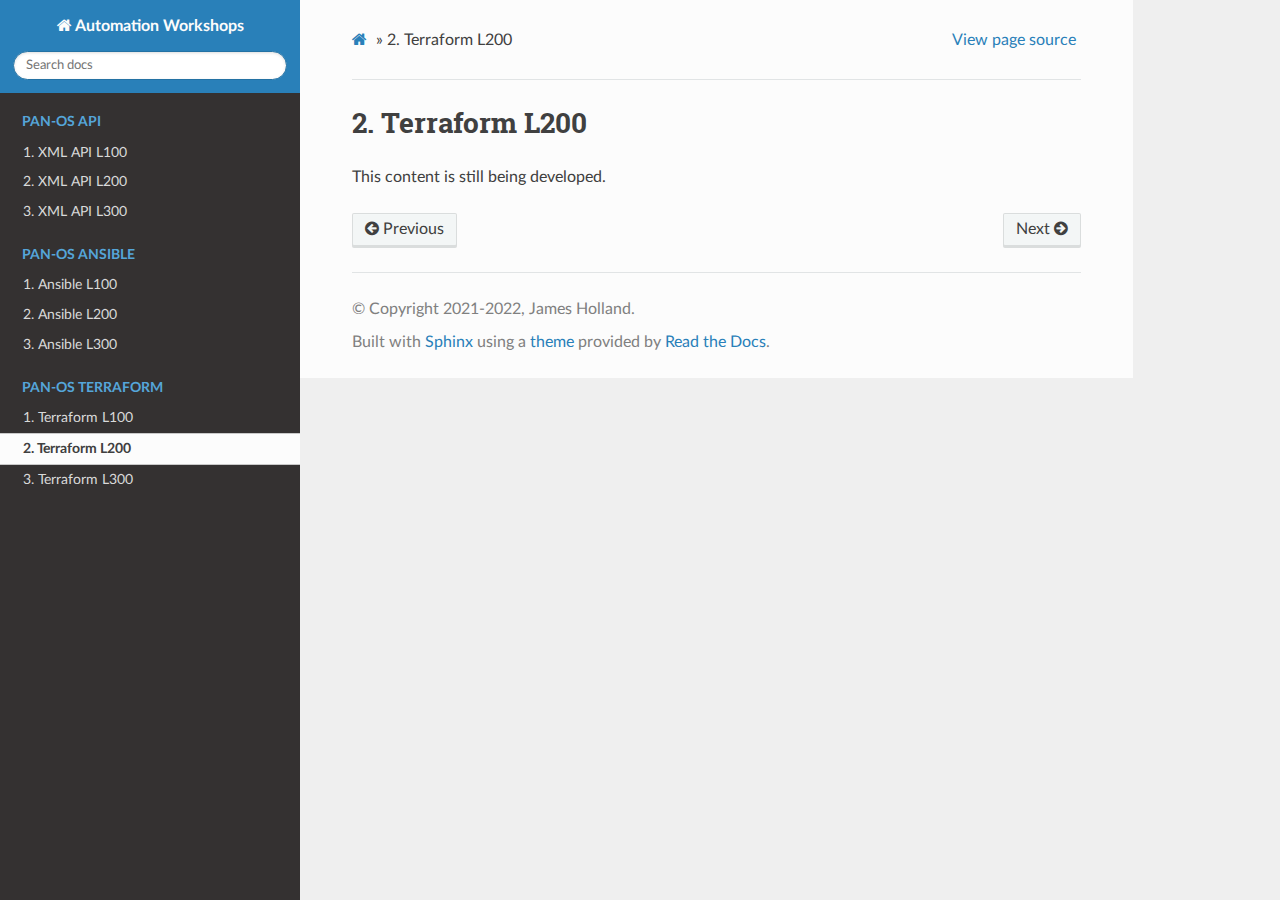
<file: terraform/l200.html>
<!DOCTYPE html>
<html class="writer-html5" lang="en" >
<head>
  <meta charset="utf-8" /><meta name="generator" content="Docutils 0.17.1: http://docutils.sourceforge.net/" />

  <meta name="viewport" content="width=device-width, initial-scale=1.0" />
  <title>2. Terraform L200 &mdash; Automation Workshops  documentation</title>
      <link rel="stylesheet" href="../_static/pygments.css" type="text/css" />
      <link rel="stylesheet" href="../_static/css/theme.css" type="text/css" />
      <link rel="stylesheet" href="../_static/copybutton.css" type="text/css" />
      <link rel="stylesheet" href="../_static/custom.css" type="text/css" />
  <!--[if lt IE 9]>
    <script src="../_static/js/html5shiv.min.js"></script>
  <![endif]-->
  
        <script data-url_root="../" id="documentation_options" src="../_static/documentation_options.js"></script>
        <script src="../_static/jquery.js"></script>
        <script src="../_static/underscore.js"></script>
        <script src="../_static/_sphinx_javascript_frameworks_compat.js"></script>
        <script src="../_static/doctools.js"></script>
        <script src="../_static/sphinx_highlight.js"></script>
        <script src="../_static/clipboard.min.js"></script>
        <script src="../_static/copybutton.js"></script>
    <script src="../_static/js/theme.js"></script>
    <link rel="index" title="Index" href="../genindex.html" />
    <link rel="search" title="Search" href="../search.html" />
    <link rel="next" title="3. Terraform L300" href="l300.html" />
    <link rel="prev" title="1. Terraform L100" href="l100.html" /> 
</head>

<body class="wy-body-for-nav"> 
  <div class="wy-grid-for-nav">
    <nav data-toggle="wy-nav-shift" class="wy-nav-side">
      <div class="wy-side-scroll">
        <div class="wy-side-nav-search" >
            <a href="../index.html" class="icon icon-home"> Automation Workshops
          </a>
<div role="search">
  <form id="rtd-search-form" class="wy-form" action="../search.html" method="get">
    <input type="text" name="q" placeholder="Search docs" />
    <input type="hidden" name="check_keywords" value="yes" />
    <input type="hidden" name="area" value="default" />
  </form>
</div>
        </div><div class="wy-menu wy-menu-vertical" data-spy="affix" role="navigation" aria-label="Navigation menu">
              <p class="caption" role="heading"><span class="caption-text">PAN-OS API</span></p>
<ul>
<li class="toctree-l1"><a class="reference internal" href="../xmlapi/l100.html">1. XML API L100</a></li>
<li class="toctree-l1"><a class="reference internal" href="../xmlapi/l200.html">2. XML API L200</a></li>
<li class="toctree-l1"><a class="reference internal" href="../xmlapi/l300.html">3. XML API L300</a></li>
</ul>
<p class="caption" role="heading"><span class="caption-text">PAN-OS Ansible</span></p>
<ul>
<li class="toctree-l1"><a class="reference internal" href="../ansible/l100.html">1. Ansible L100</a></li>
<li class="toctree-l1"><a class="reference internal" href="../ansible/l200.html">2. Ansible L200</a></li>
<li class="toctree-l1"><a class="reference internal" href="../ansible/l300.html">3. Ansible L300</a></li>
</ul>
<p class="caption" role="heading"><span class="caption-text">PAN-OS Terraform</span></p>
<ul class="current">
<li class="toctree-l1"><a class="reference internal" href="l100.html">1. Terraform L100</a></li>
<li class="toctree-l1 current"><a class="current reference internal" href="#">2. Terraform L200</a></li>
<li class="toctree-l1"><a class="reference internal" href="l300.html">3. Terraform L300</a></li>
</ul>

        </div>
      </div>
    </nav>

    <section data-toggle="wy-nav-shift" class="wy-nav-content-wrap"><nav class="wy-nav-top" aria-label="Mobile navigation menu" >
          <i data-toggle="wy-nav-top" class="fa fa-bars"></i>
          <a href="../index.html">Automation Workshops</a>
      </nav>

      <div class="wy-nav-content">
        <div class="rst-content">
          <div role="navigation" aria-label="Page navigation">
  <ul class="wy-breadcrumbs">
      <li><a href="../index.html" class="icon icon-home"></a> &raquo;</li>
      <li><span class="section-number">2. </span>Terraform L200</li>
      <li class="wy-breadcrumbs-aside">
            <a href="../_sources/terraform/l200.rst.txt" rel="nofollow"> View page source</a>
      </li>
  </ul>
  <hr/>
</div>
          <div role="main" class="document" itemscope="itemscope" itemtype="http://schema.org/Article">
           <div itemprop="articleBody">
             
  <section id="terraform-l200">
<h1><span class="section-number">2. </span>Terraform L200<a class="headerlink" href="#terraform-l200" title="Permalink to this heading"></a></h1>
<p>This content is still being developed.</p>
</section>


           </div>
          </div>
          <footer><div class="rst-footer-buttons" role="navigation" aria-label="Footer">
        <a href="l100.html" class="btn btn-neutral float-left" title="1. Terraform L100" accesskey="p" rel="prev"><span class="fa fa-arrow-circle-left" aria-hidden="true"></span> Previous</a>
        <a href="l300.html" class="btn btn-neutral float-right" title="3. Terraform L300" accesskey="n" rel="next">Next <span class="fa fa-arrow-circle-right" aria-hidden="true"></span></a>
    </div>

  <hr/>

  <div role="contentinfo">
    <p>&#169; Copyright 2021-2022, James Holland.</p>
  </div>

  Built with <a href="https://www.sphinx-doc.org/">Sphinx</a> using a
    <a href="https://github.com/readthedocs/sphinx_rtd_theme">theme</a>
    provided by <a href="https://readthedocs.org">Read the Docs</a>.
   

</footer>
        </div>
      </div>
    </section>
  </div>
  <script>
      jQuery(function () {
          SphinxRtdTheme.Navigation.enable(true);
      });
  </script> 

</body>
</html>
</file>
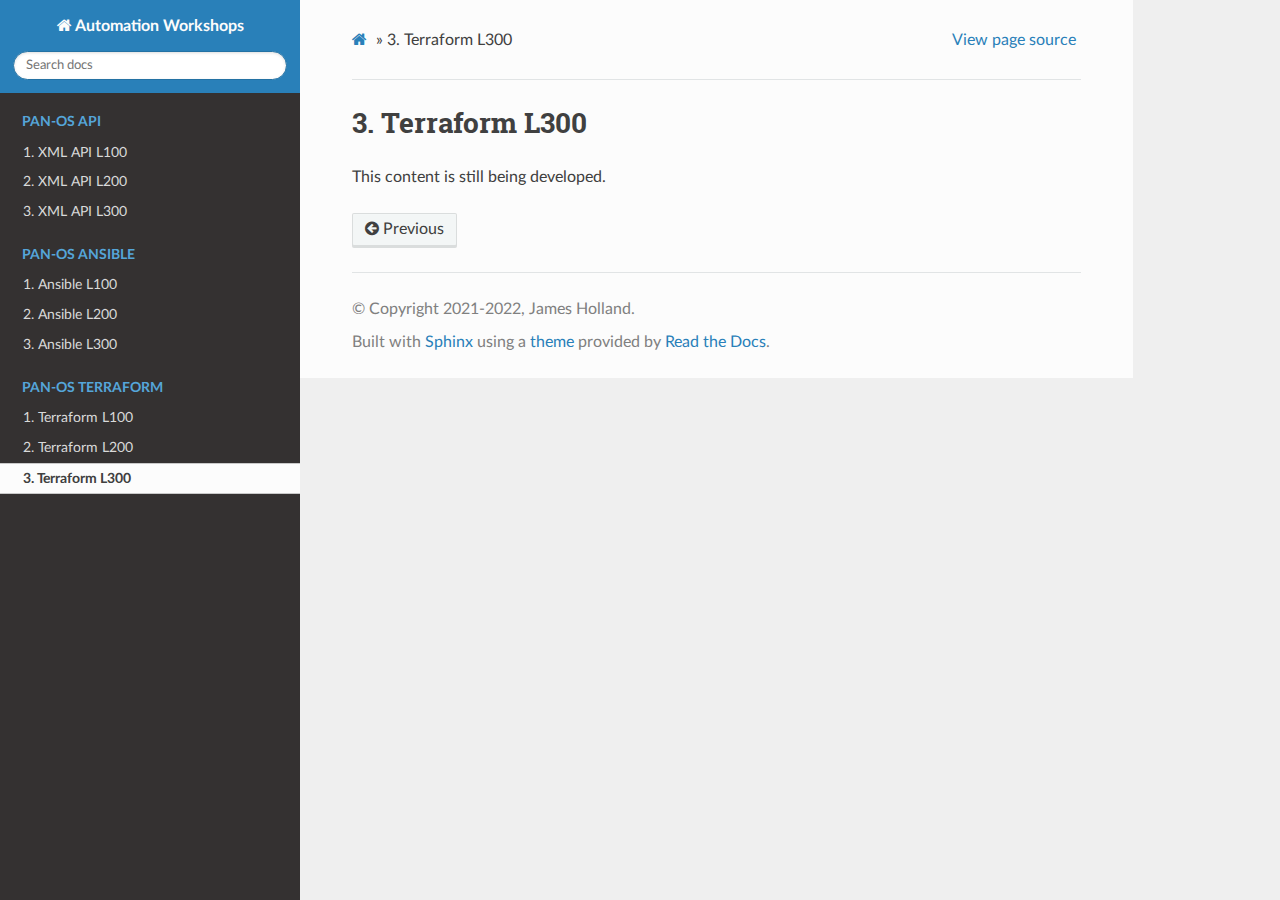
<file: terraform/l300.html>
<!DOCTYPE html>
<html class="writer-html5" lang="en" >
<head>
  <meta charset="utf-8" /><meta name="generator" content="Docutils 0.17.1: http://docutils.sourceforge.net/" />

  <meta name="viewport" content="width=device-width, initial-scale=1.0" />
  <title>3. Terraform L300 &mdash; Automation Workshops  documentation</title>
      <link rel="stylesheet" href="../_static/pygments.css" type="text/css" />
      <link rel="stylesheet" href="../_static/css/theme.css" type="text/css" />
      <link rel="stylesheet" href="../_static/copybutton.css" type="text/css" />
      <link rel="stylesheet" href="../_static/custom.css" type="text/css" />
  <!--[if lt IE 9]>
    <script src="../_static/js/html5shiv.min.js"></script>
  <![endif]-->
  
        <script data-url_root="../" id="documentation_options" src="../_static/documentation_options.js"></script>
        <script src="../_static/jquery.js"></script>
        <script src="../_static/underscore.js"></script>
        <script src="../_static/_sphinx_javascript_frameworks_compat.js"></script>
        <script src="../_static/doctools.js"></script>
        <script src="../_static/sphinx_highlight.js"></script>
        <script src="../_static/clipboard.min.js"></script>
        <script src="../_static/copybutton.js"></script>
    <script src="../_static/js/theme.js"></script>
    <link rel="index" title="Index" href="../genindex.html" />
    <link rel="search" title="Search" href="../search.html" />
    <link rel="prev" title="2. Terraform L200" href="l200.html" /> 
</head>

<body class="wy-body-for-nav"> 
  <div class="wy-grid-for-nav">
    <nav data-toggle="wy-nav-shift" class="wy-nav-side">
      <div class="wy-side-scroll">
        <div class="wy-side-nav-search" >
            <a href="../index.html" class="icon icon-home"> Automation Workshops
          </a>
<div role="search">
  <form id="rtd-search-form" class="wy-form" action="../search.html" method="get">
    <input type="text" name="q" placeholder="Search docs" />
    <input type="hidden" name="check_keywords" value="yes" />
    <input type="hidden" name="area" value="default" />
  </form>
</div>
        </div><div class="wy-menu wy-menu-vertical" data-spy="affix" role="navigation" aria-label="Navigation menu">
              <p class="caption" role="heading"><span class="caption-text">PAN-OS API</span></p>
<ul>
<li class="toctree-l1"><a class="reference internal" href="../xmlapi/l100.html">1. XML API L100</a></li>
<li class="toctree-l1"><a class="reference internal" href="../xmlapi/l200.html">2. XML API L200</a></li>
<li class="toctree-l1"><a class="reference internal" href="../xmlapi/l300.html">3. XML API L300</a></li>
</ul>
<p class="caption" role="heading"><span class="caption-text">PAN-OS Ansible</span></p>
<ul>
<li class="toctree-l1"><a class="reference internal" href="../ansible/l100.html">1. Ansible L100</a></li>
<li class="toctree-l1"><a class="reference internal" href="../ansible/l200.html">2. Ansible L200</a></li>
<li class="toctree-l1"><a class="reference internal" href="../ansible/l300.html">3. Ansible L300</a></li>
</ul>
<p class="caption" role="heading"><span class="caption-text">PAN-OS Terraform</span></p>
<ul class="current">
<li class="toctree-l1"><a class="reference internal" href="l100.html">1. Terraform L100</a></li>
<li class="toctree-l1"><a class="reference internal" href="l200.html">2. Terraform L200</a></li>
<li class="toctree-l1 current"><a class="current reference internal" href="#">3. Terraform L300</a></li>
</ul>

        </div>
      </div>
    </nav>

    <section data-toggle="wy-nav-shift" class="wy-nav-content-wrap"><nav class="wy-nav-top" aria-label="Mobile navigation menu" >
          <i data-toggle="wy-nav-top" class="fa fa-bars"></i>
          <a href="../index.html">Automation Workshops</a>
      </nav>

      <div class="wy-nav-content">
        <div class="rst-content">
          <div role="navigation" aria-label="Page navigation">
  <ul class="wy-breadcrumbs">
      <li><a href="../index.html" class="icon icon-home"></a> &raquo;</li>
      <li><span class="section-number">3. </span>Terraform L300</li>
      <li class="wy-breadcrumbs-aside">
            <a href="../_sources/terraform/l300.rst.txt" rel="nofollow"> View page source</a>
      </li>
  </ul>
  <hr/>
</div>
          <div role="main" class="document" itemscope="itemscope" itemtype="http://schema.org/Article">
           <div itemprop="articleBody">
             
  <section id="terraform-l300">
<h1><span class="section-number">3. </span>Terraform L300<a class="headerlink" href="#terraform-l300" title="Permalink to this heading"></a></h1>
<p>This content is still being developed.</p>
</section>


           </div>
          </div>
          <footer><div class="rst-footer-buttons" role="navigation" aria-label="Footer">
        <a href="l200.html" class="btn btn-neutral float-left" title="2. Terraform L200" accesskey="p" rel="prev"><span class="fa fa-arrow-circle-left" aria-hidden="true"></span> Previous</a>
    </div>

  <hr/>

  <div role="contentinfo">
    <p>&#169; Copyright 2021-2022, James Holland.</p>
  </div>

  Built with <a href="https://www.sphinx-doc.org/">Sphinx</a> using a
    <a href="https://github.com/readthedocs/sphinx_rtd_theme">theme</a>
    provided by <a href="https://readthedocs.org">Read the Docs</a>.
   

</footer>
        </div>
      </div>
    </section>
  </div>
  <script>
      jQuery(function () {
          SphinxRtdTheme.Navigation.enable(true);
      });
  </script> 

</body>
</html>
</file>
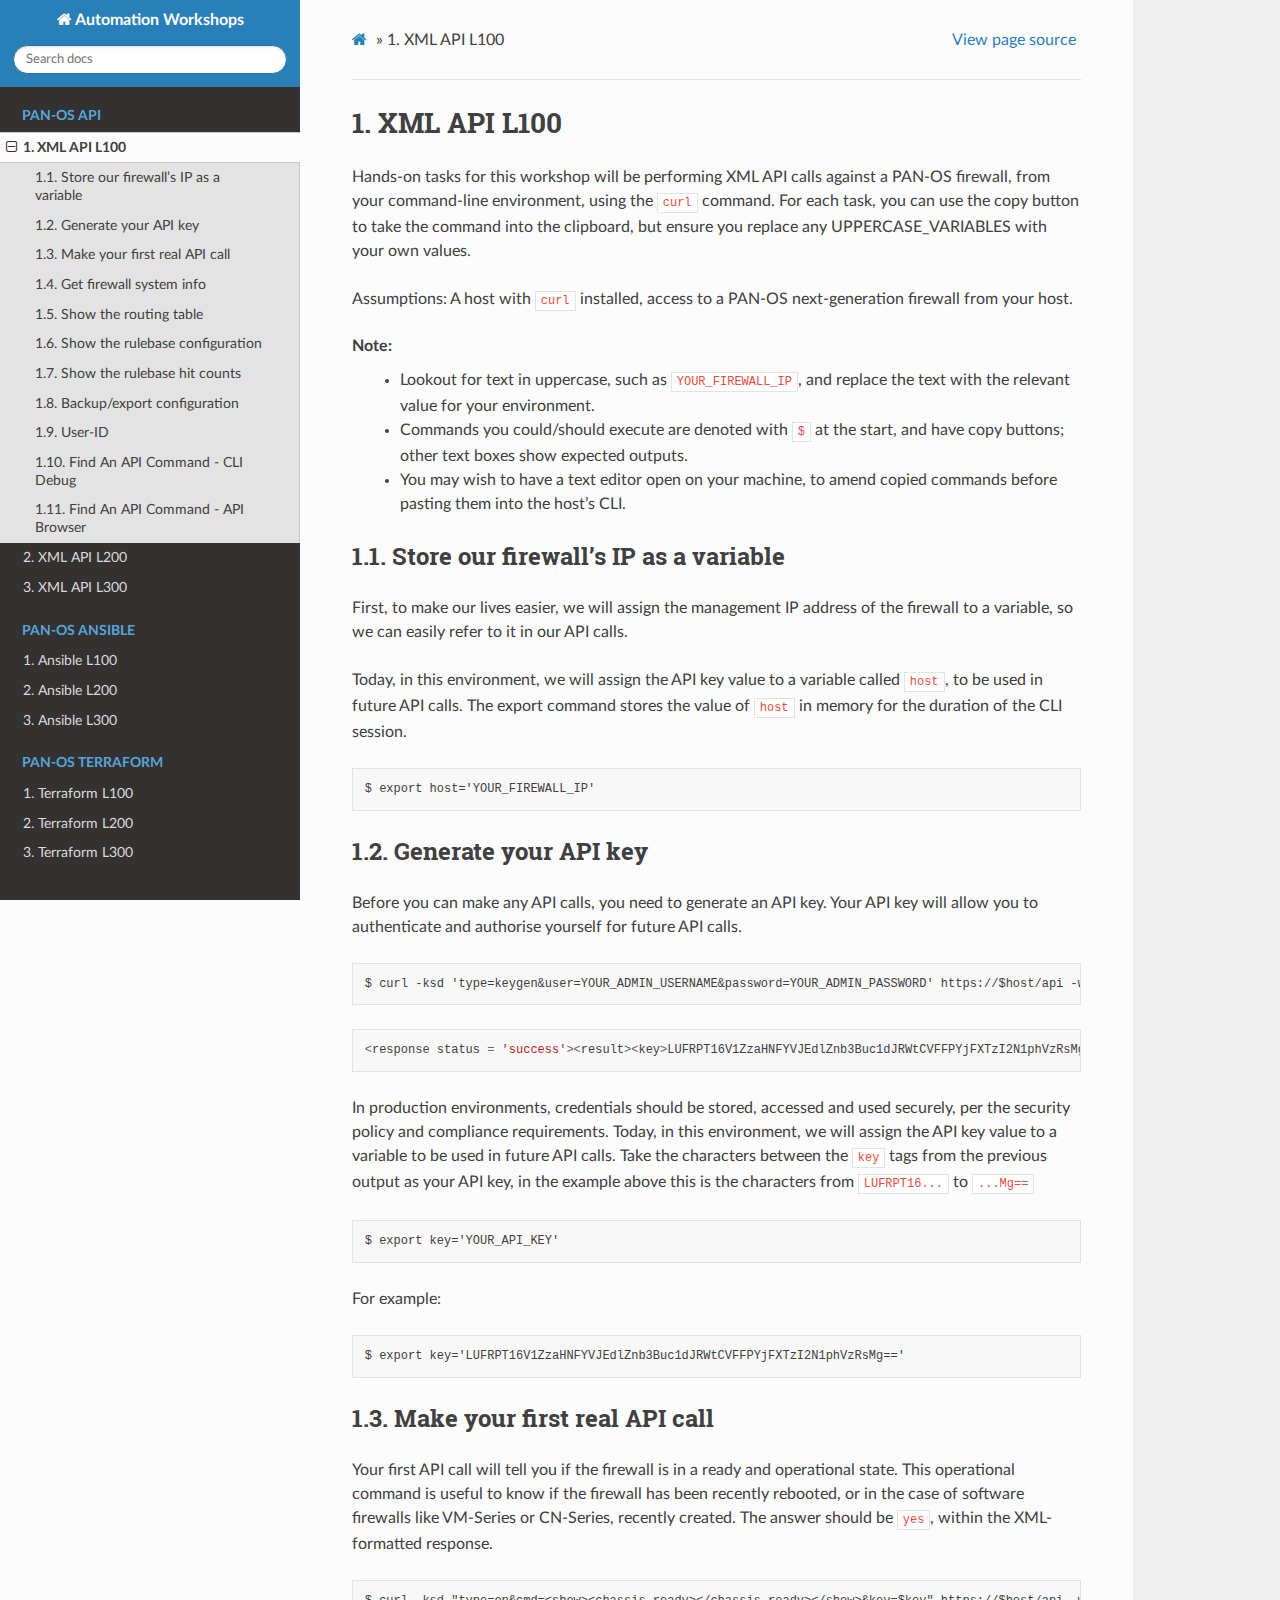
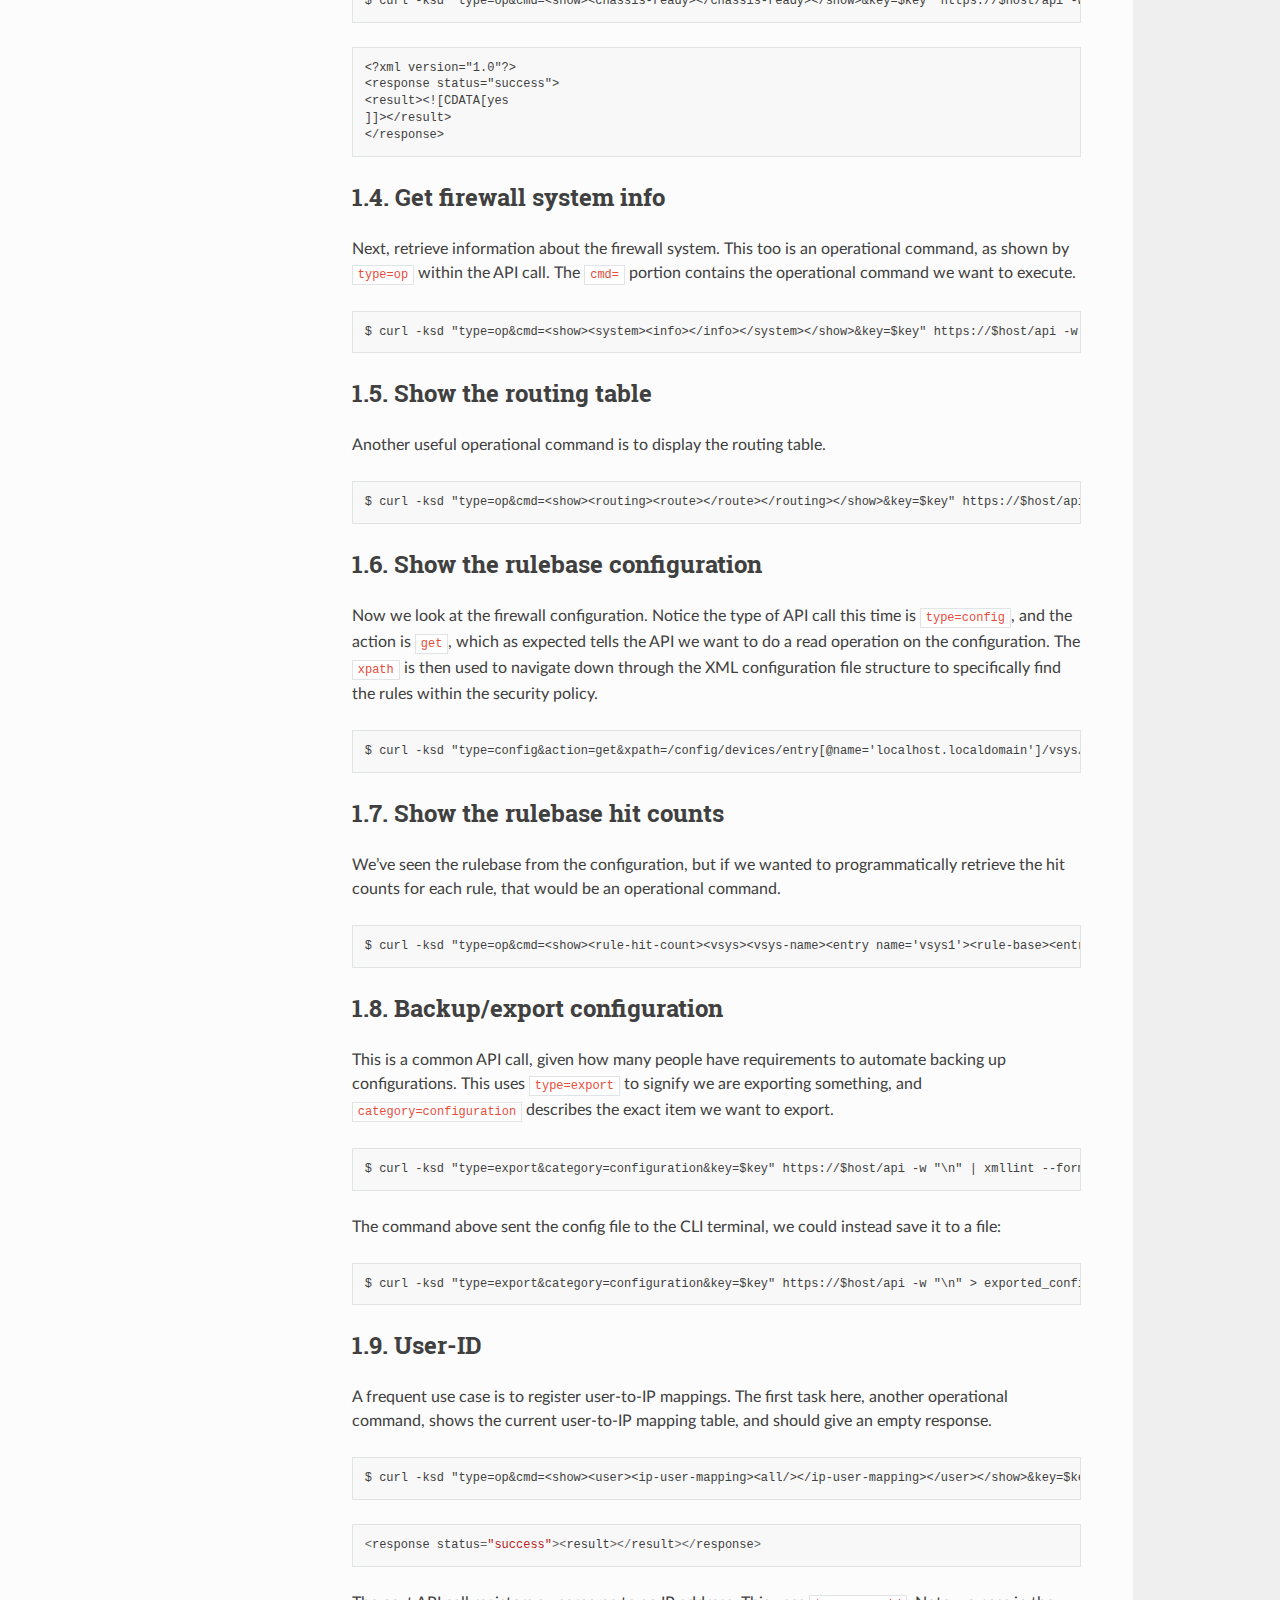
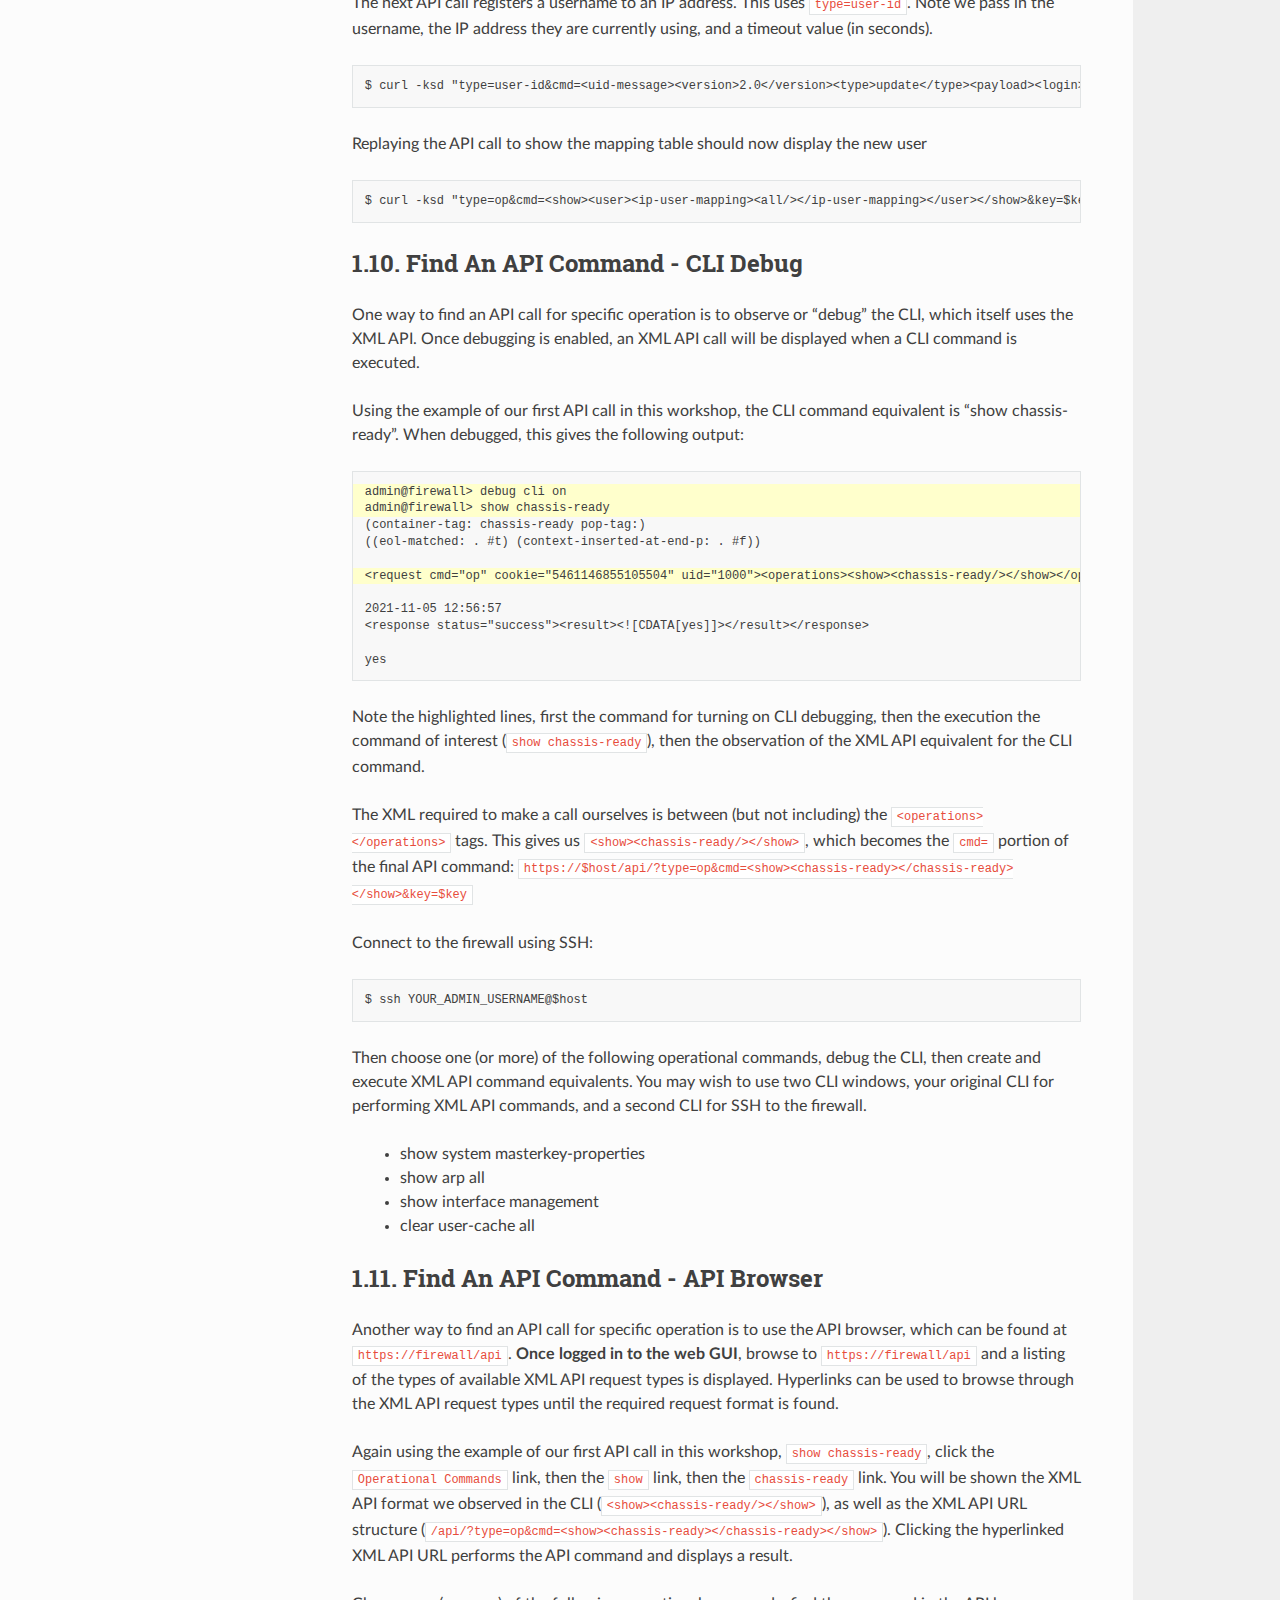
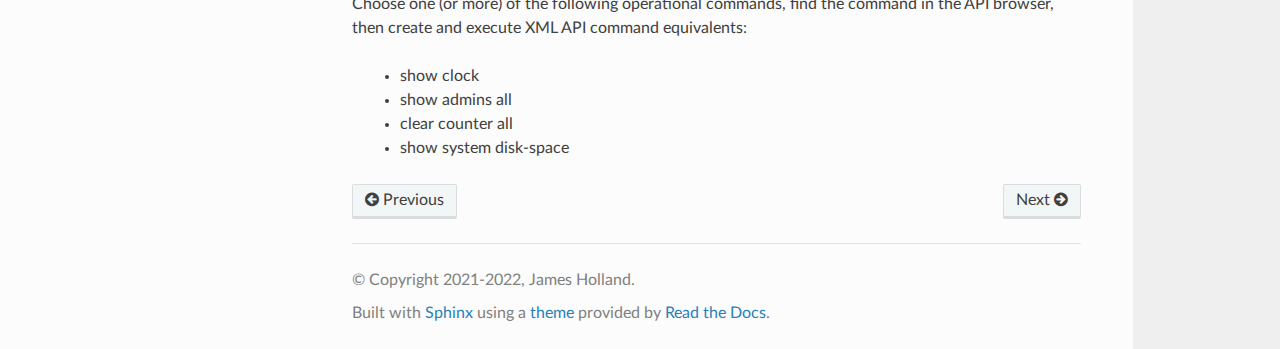
<file: xmlapi/l100.html>
<!DOCTYPE html>
<html class="writer-html5" lang="en" >
<head>
  <meta charset="utf-8" /><meta name="generator" content="Docutils 0.17.1: http://docutils.sourceforge.net/" />

  <meta name="viewport" content="width=device-width, initial-scale=1.0" />
  <title>1. XML API L100 &mdash; Automation Workshops  documentation</title>
      <link rel="stylesheet" href="../_static/pygments.css" type="text/css" />
      <link rel="stylesheet" href="../_static/css/theme.css" type="text/css" />
      <link rel="stylesheet" href="../_static/copybutton.css" type="text/css" />
      <link rel="stylesheet" href="../_static/custom.css" type="text/css" />
  <!--[if lt IE 9]>
    <script src="../_static/js/html5shiv.min.js"></script>
  <![endif]-->
  
        <script data-url_root="../" id="documentation_options" src="../_static/documentation_options.js"></script>
        <script src="../_static/jquery.js"></script>
        <script src="../_static/underscore.js"></script>
        <script src="../_static/_sphinx_javascript_frameworks_compat.js"></script>
        <script src="../_static/doctools.js"></script>
        <script src="../_static/sphinx_highlight.js"></script>
        <script src="../_static/clipboard.min.js"></script>
        <script src="../_static/copybutton.js"></script>
    <script src="../_static/js/theme.js"></script>
    <link rel="index" title="Index" href="../genindex.html" />
    <link rel="search" title="Search" href="../search.html" />
    <link rel="next" title="2. XML API L200" href="l200.html" />
    <link rel="prev" title="Automation Workshops" href="../index.html" /> 
</head>

<body class="wy-body-for-nav"> 
  <div class="wy-grid-for-nav">
    <nav data-toggle="wy-nav-shift" class="wy-nav-side">
      <div class="wy-side-scroll">
        <div class="wy-side-nav-search" >
            <a href="../index.html" class="icon icon-home"> Automation Workshops
          </a>
<div role="search">
  <form id="rtd-search-form" class="wy-form" action="../search.html" method="get">
    <input type="text" name="q" placeholder="Search docs" />
    <input type="hidden" name="check_keywords" value="yes" />
    <input type="hidden" name="area" value="default" />
  </form>
</div>
        </div><div class="wy-menu wy-menu-vertical" data-spy="affix" role="navigation" aria-label="Navigation menu">
              <p class="caption" role="heading"><span class="caption-text">PAN-OS API</span></p>
<ul class="current">
<li class="toctree-l1 current"><a class="current reference internal" href="#">1. XML API L100</a><ul>
<li class="toctree-l2"><a class="reference internal" href="#store-our-firewall-s-ip-as-a-variable">1.1. Store our firewall’s IP as a variable</a></li>
<li class="toctree-l2"><a class="reference internal" href="#generate-your-api-key">1.2. Generate your API key</a></li>
<li class="toctree-l2"><a class="reference internal" href="#make-your-first-real-api-call">1.3. Make your first real API call</a></li>
<li class="toctree-l2"><a class="reference internal" href="#get-firewall-system-info">1.4. Get firewall system info</a></li>
<li class="toctree-l2"><a class="reference internal" href="#show-the-routing-table">1.5. Show the routing table</a></li>
<li class="toctree-l2"><a class="reference internal" href="#show-the-rulebase-configuration">1.6. Show the rulebase configuration</a></li>
<li class="toctree-l2"><a class="reference internal" href="#show-the-rulebase-hit-counts">1.7. Show the rulebase hit counts</a></li>
<li class="toctree-l2"><a class="reference internal" href="#backup-export-configuration">1.8. Backup/export configuration</a></li>
<li class="toctree-l2"><a class="reference internal" href="#user-id">1.9. User-ID</a></li>
<li class="toctree-l2"><a class="reference internal" href="#find-an-api-command-cli-debug">1.10. Find An API Command - CLI Debug</a></li>
<li class="toctree-l2"><a class="reference internal" href="#find-an-api-command-api-browser">1.11. Find An API Command - API Browser</a></li>
</ul>
</li>
<li class="toctree-l1"><a class="reference internal" href="l200.html">2. XML API L200</a></li>
<li class="toctree-l1"><a class="reference internal" href="l300.html">3. XML API L300</a></li>
</ul>
<p class="caption" role="heading"><span class="caption-text">PAN-OS Ansible</span></p>
<ul>
<li class="toctree-l1"><a class="reference internal" href="../ansible/l100.html">1. Ansible L100</a></li>
<li class="toctree-l1"><a class="reference internal" href="../ansible/l200.html">2. Ansible L200</a></li>
<li class="toctree-l1"><a class="reference internal" href="../ansible/l300.html">3. Ansible L300</a></li>
</ul>
<p class="caption" role="heading"><span class="caption-text">PAN-OS Terraform</span></p>
<ul>
<li class="toctree-l1"><a class="reference internal" href="../terraform/l100.html">1. Terraform L100</a></li>
<li class="toctree-l1"><a class="reference internal" href="../terraform/l200.html">2. Terraform L200</a></li>
<li class="toctree-l1"><a class="reference internal" href="../terraform/l300.html">3. Terraform L300</a></li>
</ul>

        </div>
      </div>
    </nav>

    <section data-toggle="wy-nav-shift" class="wy-nav-content-wrap"><nav class="wy-nav-top" aria-label="Mobile navigation menu" >
          <i data-toggle="wy-nav-top" class="fa fa-bars"></i>
          <a href="../index.html">Automation Workshops</a>
      </nav>

      <div class="wy-nav-content">
        <div class="rst-content">
          <div role="navigation" aria-label="Page navigation">
  <ul class="wy-breadcrumbs">
      <li><a href="../index.html" class="icon icon-home"></a> &raquo;</li>
      <li><span class="section-number">1. </span>XML API L100</li>
      <li class="wy-breadcrumbs-aside">
            <a href="../_sources/xmlapi/l100.rst.txt" rel="nofollow"> View page source</a>
      </li>
  </ul>
  <hr/>
</div>
          <div role="main" class="document" itemscope="itemscope" itemtype="http://schema.org/Article">
           <div itemprop="articleBody">
             
  <section id="xml-api-l100">
<h1><span class="section-number">1. </span>XML API L100<a class="headerlink" href="#xml-api-l100" title="Permalink to this heading"></a></h1>
<p>Hands-on tasks for this workshop will be performing XML API calls against a PAN-OS firewall, from your command-line environment, using the <code class="docutils literal notranslate"><span class="pre">curl</span></code> command. For each task, you can use the copy button to take the command into the clipboard, but ensure you replace any UPPERCASE_VARIABLES with your own values.</p>
<p>Assumptions: A host with <code class="docutils literal notranslate"><span class="pre">curl</span></code> installed, access to a PAN-OS next-generation firewall from your host.</p>
<dl class="simple">
<dt>Note:</dt><dd><ul class="simple">
<li><p>Lookout for text in uppercase, such as <code class="docutils literal notranslate"><span class="pre">YOUR_FIREWALL_IP</span></code>, and replace the text with the relevant value for your environment.</p></li>
<li><p>Commands you could/should execute are denoted with <code class="docutils literal notranslate"><span class="pre">$</span></code> at the start, and have copy buttons; other text boxes show expected outputs.</p></li>
<li><p>You may wish to have a text editor open on your machine, to amend copied commands before pasting them into the host’s CLI.</p></li>
</ul>
</dd>
</dl>
<section id="store-our-firewall-s-ip-as-a-variable">
<h2><span class="section-number">1.1. </span>Store our firewall’s IP as a variable<a class="headerlink" href="#store-our-firewall-s-ip-as-a-variable" title="Permalink to this heading"></a></h2>
<p>First, to make our lives easier, we will assign the management IP address of the firewall to a variable, so we can easily refer to it in our API calls.</p>
<p>Today, in this environment, we will assign the API key value to a variable called <code class="docutils literal notranslate"><span class="pre">host</span></code>, to be used in future API calls. The export command stores the value of <code class="docutils literal notranslate"><span class="pre">host</span></code> in memory for the duration of the CLI session.</p>
<div class="copy-button highlight-default notranslate"><div class="highlight"><pre><span></span>$ export host=&#39;YOUR_FIREWALL_IP&#39;
</pre></div>
</div>
</section>
<section id="generate-your-api-key">
<h2><span class="section-number">1.2. </span>Generate your API key<a class="headerlink" href="#generate-your-api-key" title="Permalink to this heading"></a></h2>
<p>Before you can make any API calls, you need to generate an API key. Your API key will allow you to authenticate and authorise yourself for future API calls.</p>
<div class="copy-button highlight-default notranslate"><div class="highlight"><pre><span></span>$ curl -ksd &#39;type=keygen&amp;user=YOUR_ADMIN_USERNAME&amp;password=YOUR_ADMIN_PASSWORD&#39; https://$host/api -w &quot;\n&quot; | xmllint --format -
</pre></div>
</div>
<div class="highlight-default notranslate"><div class="highlight"><pre><span></span><span class="o">&lt;</span><span class="n">response</span> <span class="n">status</span> <span class="o">=</span> <span class="s1">&#39;success&#39;</span><span class="o">&gt;&lt;</span><span class="n">result</span><span class="o">&gt;&lt;</span><span class="n">key</span><span class="o">&gt;</span><span class="n">LUFRPT16V1ZzaHNFYVJEdlZnb3Buc1dJRWtCVFFPYjFXTzI2N1phVzRsMg</span><span class="o">==&lt;/</span><span class="n">key</span><span class="o">&gt;&lt;/</span><span class="n">result</span><span class="o">&gt;&lt;/</span><span class="n">response</span><span class="o">&gt;</span>
</pre></div>
</div>
<p>In production environments, credentials should be stored, accessed and used securely, per the security policy and compliance requirements. Today, in this environment, we will assign the API key value to a variable to be used in future API calls. Take the characters between the <code class="docutils literal notranslate"><span class="pre">key</span></code> tags from the previous output as your API key, in the example above this is the characters from <code class="docutils literal notranslate"><span class="pre">LUFRPT16...</span></code> to <code class="docutils literal notranslate"><span class="pre">...Mg==</span></code></p>
<div class="copy-button highlight-default notranslate"><div class="highlight"><pre><span></span>$ export key=&#39;YOUR_API_KEY&#39;
</pre></div>
</div>
<p>For example:</p>
<div class="highlight-default notranslate"><div class="highlight"><pre><span></span>$ export key=&#39;LUFRPT16V1ZzaHNFYVJEdlZnb3Buc1dJRWtCVFFPYjFXTzI2N1phVzRsMg==&#39;
</pre></div>
</div>
</section>
<section id="make-your-first-real-api-call">
<h2><span class="section-number">1.3. </span>Make your first real API call<a class="headerlink" href="#make-your-first-real-api-call" title="Permalink to this heading"></a></h2>
<p>Your first API call will tell you if the firewall is in a ready and operational state. This operational command is useful to know if the firewall has been recently rebooted, or in the case of software firewalls like VM-Series or CN-Series, recently created. The answer should be <code class="docutils literal notranslate"><span class="pre">yes</span></code>, within the XML-formatted response.</p>
<div class="copy-button highlight-default notranslate"><div class="highlight"><pre><span></span>$ curl -ksd &quot;type=op&amp;cmd=&lt;show&gt;&lt;chassis-ready&gt;&lt;/chassis-ready&gt;&lt;/show&gt;&amp;key=$key&quot; https://$host/api -w &quot;\n&quot; | xmllint --format -
</pre></div>
</div>
<div class="highlight-default notranslate"><div class="highlight"><pre><span></span>&lt;?xml version=&quot;1.0&quot;?&gt;
&lt;response status=&quot;success&quot;&gt;
&lt;result&gt;&lt;![CDATA[yes
]]&gt;&lt;/result&gt;
&lt;/response&gt;
</pre></div>
</div>
</section>
<section id="get-firewall-system-info">
<h2><span class="section-number">1.4. </span>Get firewall system info<a class="headerlink" href="#get-firewall-system-info" title="Permalink to this heading"></a></h2>
<p>Next, retrieve information about the firewall system. This too is an operational command, as shown by <code class="docutils literal notranslate"><span class="pre">type=op</span></code> within the API call. The <code class="docutils literal notranslate"><span class="pre">cmd=</span></code> portion contains the operational command we want to execute.</p>
<div class="copy-button highlight-default notranslate"><div class="highlight"><pre><span></span>$ curl -ksd &quot;type=op&amp;cmd=&lt;show&gt;&lt;system&gt;&lt;info&gt;&lt;/info&gt;&lt;/system&gt;&lt;/show&gt;&amp;key=$key&quot; https://$host/api -w &quot;\n&quot; | xmllint --format -
</pre></div>
</div>
</section>
<section id="show-the-routing-table">
<h2><span class="section-number">1.5. </span>Show the routing table<a class="headerlink" href="#show-the-routing-table" title="Permalink to this heading"></a></h2>
<p>Another useful operational command is to display the routing table.</p>
<div class="copy-button highlight-default notranslate"><div class="highlight"><pre><span></span>$ curl -ksd &quot;type=op&amp;cmd=&lt;show&gt;&lt;routing&gt;&lt;route&gt;&lt;/route&gt;&lt;/routing&gt;&lt;/show&gt;&amp;key=$key&quot; https://$host/api -w &quot;\n&quot; | xmllint --format -
</pre></div>
</div>
</section>
<section id="show-the-rulebase-configuration">
<h2><span class="section-number">1.6. </span>Show the rulebase configuration<a class="headerlink" href="#show-the-rulebase-configuration" title="Permalink to this heading"></a></h2>
<p>Now we look at the firewall configuration. Notice the type of API call this time is <code class="docutils literal notranslate"><span class="pre">type=config</span></code>, and the action is <code class="docutils literal notranslate"><span class="pre">get</span></code>, which as expected tells the API we want to do a read operation on the configuration. The <code class="docutils literal notranslate"><span class="pre">xpath</span></code> is then used to navigate down through the XML configuration file structure to specifically find the rules within the security policy.</p>
<div class="copy-button highlight-default notranslate"><div class="highlight"><pre><span></span>$ curl -ksd &quot;type=config&amp;action=get&amp;xpath=/config/devices/entry[@name=&#39;localhost.localdomain&#39;]/vsys/entry[@name=&#39;vsys1&#39;]/rulebase/security/rules&amp;key=$key&quot; https://$host/api -w &quot;\n&quot; | xmllint --format -
</pre></div>
</div>
</section>
<section id="show-the-rulebase-hit-counts">
<h2><span class="section-number">1.7. </span>Show the rulebase hit counts<a class="headerlink" href="#show-the-rulebase-hit-counts" title="Permalink to this heading"></a></h2>
<p>We’ve seen the rulebase from the configuration, but if we wanted to programmatically retrieve the hit counts for each rule, that would be an operational command.</p>
<div class="copy-button highlight-default notranslate"><div class="highlight"><pre><span></span>$ curl -ksd &quot;type=op&amp;cmd=&lt;show&gt;&lt;rule-hit-count&gt;&lt;vsys&gt;&lt;vsys-name&gt;&lt;entry name=&#39;vsys1&#39;&gt;&lt;rule-base&gt;&lt;entry name=&#39;security&#39;&gt;&lt;rules&gt;&lt;all/&gt;&lt;/rules&gt;&lt;/entry&gt;&lt;/rule-base&gt;&lt;/entry&gt;&lt;/vsys-name&gt;&lt;/vsys&gt;&lt;/rule-hit-count&gt;&lt;/show&gt;&amp;key=$key&quot; https://$host/api -w &quot;\n&quot;| xmllint --format -
</pre></div>
</div>
</section>
<section id="backup-export-configuration">
<h2><span class="section-number">1.8. </span>Backup/export configuration<a class="headerlink" href="#backup-export-configuration" title="Permalink to this heading"></a></h2>
<p>This is a common API call, given how many people have requirements to automate backing up configurations. This uses <code class="docutils literal notranslate"><span class="pre">type=export</span></code> to signify we are exporting something, and <code class="docutils literal notranslate"><span class="pre">category=configuration</span></code> describes the exact item we want to export.</p>
<div class="copy-button highlight-default notranslate"><div class="highlight"><pre><span></span>$ curl -ksd &quot;type=export&amp;category=configuration&amp;key=$key&quot; https://$host/api -w &quot;\n&quot; | xmllint --format -
</pre></div>
</div>
<p>The command above sent the config file to the CLI terminal, we could instead save it to a file:</p>
<div class="copy-button highlight-default notranslate"><div class="highlight"><pre><span></span>$ curl -ksd &quot;type=export&amp;category=configuration&amp;key=$key&quot; https://$host/api -w &quot;\n&quot; &gt; exported_config.xml
</pre></div>
</div>
</section>
<section id="user-id">
<h2><span class="section-number">1.9. </span>User-ID<a class="headerlink" href="#user-id" title="Permalink to this heading"></a></h2>
<p>A frequent use case is to register user-to-IP mappings. The first task here, another operational command, shows the current user-to-IP mapping table, and should give an empty response.</p>
<div class="copy-button highlight-default notranslate"><div class="highlight"><pre><span></span>$ curl -ksd &quot;type=op&amp;cmd=&lt;show&gt;&lt;user&gt;&lt;ip-user-mapping&gt;&lt;all/&gt;&lt;/ip-user-mapping&gt;&lt;/user&gt;&lt;/show&gt;&amp;key=$key&quot; https://$host/api -w &quot;\n&quot; | xmllint --format -
</pre></div>
</div>
<div class="highlight-default notranslate"><div class="highlight"><pre><span></span><span class="o">&lt;</span><span class="n">response</span> <span class="n">status</span><span class="o">=</span><span class="s2">&quot;success&quot;</span><span class="o">&gt;&lt;</span><span class="n">result</span><span class="o">&gt;&lt;/</span><span class="n">result</span><span class="o">&gt;&lt;/</span><span class="n">response</span><span class="o">&gt;</span>
</pre></div>
</div>
<p>The next API call registers a username to an IP address. This uses <code class="docutils literal notranslate"><span class="pre">type=user-id</span></code>. Note we pass in the username, the IP address they are currently using, and a timeout value (in seconds).</p>
<div class="copy-button highlight-default notranslate"><div class="highlight"><pre><span></span>$ curl -ksd &quot;type=user-id&amp;cmd=&lt;uid-message&gt;&lt;version&gt;2.0&lt;/version&gt;&lt;type&gt;update&lt;/type&gt;&lt;payload&gt;&lt;login&gt;&lt;entry name=\&quot;NewUser\&quot; ip=\&quot;10.50.100.9\&quot; timeout=\&quot;120\&quot;/&gt;&lt;/login&gt;&lt;/payload&gt;&lt;/uid-message&gt;&amp;key=$key&quot; https://$host/api -w &quot;\n&quot;
</pre></div>
</div>
<p>Replaying the API call to show the mapping table should now display the new user</p>
<div class="copy-button highlight-default notranslate"><div class="highlight"><pre><span></span>$ curl -ksd &quot;type=op&amp;cmd=&lt;show&gt;&lt;user&gt;&lt;ip-user-mapping&gt;&lt;all/&gt;&lt;/ip-user-mapping&gt;&lt;/user&gt;&lt;/show&gt;&amp;key=$key&quot; https://$host/api -w &quot;\n&quot; | xmllint --format -
</pre></div>
</div>
</section>
<section id="find-an-api-command-cli-debug">
<h2><span class="section-number">1.10. </span>Find An API Command - CLI Debug<a class="headerlink" href="#find-an-api-command-cli-debug" title="Permalink to this heading"></a></h2>
<p>One way to find an API call for specific operation is to observe or “debug” the CLI, which itself uses the XML API. Once debugging is enabled, an XML API call will be displayed when a CLI command is executed.</p>
<p>Using the example of our first API call in this workshop, the CLI command equivalent is “show chassis-ready”. When debugged, this gives the following output:</p>
<div class="highlight-default notranslate"><div class="highlight"><pre><span></span><span class="hll">admin@firewall&gt; debug cli on
</span><span class="hll">admin@firewall&gt; show chassis-ready
</span>(container-tag: chassis-ready pop-tag:)
((eol-matched: . #t) (context-inserted-at-end-p: . #f))

<span class="hll">&lt;request cmd=&quot;op&quot; cookie=&quot;5461146855105504&quot; uid=&quot;1000&quot;&gt;&lt;operations&gt;&lt;show&gt;&lt;chassis-ready/&gt;&lt;/show&gt;&lt;/operations&gt;&lt;/request&gt;
</span>
2021-11-05 12:56:57
&lt;response status=&quot;success&quot;&gt;&lt;result&gt;&lt;![CDATA[yes]]&gt;&lt;/result&gt;&lt;/response&gt;

yes
</pre></div>
</div>
<p>Note the highlighted lines, first the command for turning on CLI debugging, then the execution the command of interest (<code class="docutils literal notranslate"><span class="pre">show</span> <span class="pre">chassis-ready</span></code>), then the observation of the XML API equivalent for the CLI command.</p>
<p>The XML required to make a call ourselves is between (but not including) the <code class="docutils literal notranslate"><span class="pre">&lt;operations&gt;&lt;/operations&gt;</span></code> tags. This gives us <code class="docutils literal notranslate"><span class="pre">&lt;show&gt;&lt;chassis-ready/&gt;&lt;/show&gt;</span></code>, which becomes the <code class="docutils literal notranslate"><span class="pre">cmd=</span></code> portion of the final API command:
<code class="docutils literal notranslate"><span class="pre">https://$host/api/?type=op&amp;cmd=&lt;show&gt;&lt;chassis-ready&gt;&lt;/chassis-ready&gt;&lt;/show&gt;&amp;key=$key</span></code></p>
<p>Connect to the firewall using SSH:</p>
<div class="copy-button highlight-default notranslate"><div class="highlight"><pre><span></span>$ ssh YOUR_ADMIN_USERNAME@$host
</pre></div>
</div>
<p>Then choose one (or more) of the following operational commands, debug the CLI, then create and execute XML API command equivalents. You may wish to use two CLI windows, your original CLI for performing XML API commands, and a second CLI for SSH to the firewall.</p>
<blockquote>
<div><ul class="simple">
<li><p>show system masterkey-properties</p></li>
<li><p>show arp all</p></li>
<li><p>show interface management</p></li>
<li><p>clear user-cache all</p></li>
</ul>
</div></blockquote>
</section>
<section id="find-an-api-command-api-browser">
<h2><span class="section-number">1.11. </span>Find An API Command - API Browser<a class="headerlink" href="#find-an-api-command-api-browser" title="Permalink to this heading"></a></h2>
<p>Another way to find an API call for specific operation is to use the API browser, which can be found at <code class="docutils literal notranslate"><span class="pre">https://firewall/api</span></code>. <strong>Once logged in to the web GUI</strong>, browse to <code class="docutils literal notranslate"><span class="pre">https://firewall/api</span></code> and a listing of the types of available XML API request types is displayed. Hyperlinks can be used to browse through the XML API request types until the required request format is found.</p>
<p>Again using the example of our first API call in this workshop, <code class="docutils literal notranslate"><span class="pre">show</span> <span class="pre">chassis-ready</span></code>, click the <code class="docutils literal notranslate"><span class="pre">Operational</span> <span class="pre">Commands</span></code> link, then the <code class="docutils literal notranslate"><span class="pre">show</span></code> link, then the <code class="docutils literal notranslate"><span class="pre">chassis-ready</span></code> link. You will be shown the XML API format we observed in the CLI (<code class="docutils literal notranslate"><span class="pre">&lt;show&gt;&lt;chassis-ready/&gt;&lt;/show&gt;</span></code>), as well as the XML API URL structure (<code class="docutils literal notranslate"><span class="pre">/api/?type=op&amp;cmd=&lt;show&gt;&lt;chassis-ready&gt;&lt;/chassis-ready&gt;&lt;/show&gt;</span></code>). Clicking the hyperlinked XML API URL performs the API command and displays a result.</p>
<p>Choose one (or more) of the following operational commands, find the command in the API browser, then create and execute XML API command equivalents:</p>
<blockquote>
<div><ul class="simple">
<li><p>show clock</p></li>
<li><p>show admins all</p></li>
<li><p>clear counter all</p></li>
<li><p>show system disk-space</p></li>
</ul>
</div></blockquote>
</section>
</section>


           </div>
          </div>
          <footer><div class="rst-footer-buttons" role="navigation" aria-label="Footer">
        <a href="../index.html" class="btn btn-neutral float-left" title="Automation Workshops" accesskey="p" rel="prev"><span class="fa fa-arrow-circle-left" aria-hidden="true"></span> Previous</a>
        <a href="l200.html" class="btn btn-neutral float-right" title="2. XML API L200" accesskey="n" rel="next">Next <span class="fa fa-arrow-circle-right" aria-hidden="true"></span></a>
    </div>

  <hr/>

  <div role="contentinfo">
    <p>&#169; Copyright 2021-2022, James Holland.</p>
  </div>

  Built with <a href="https://www.sphinx-doc.org/">Sphinx</a> using a
    <a href="https://github.com/readthedocs/sphinx_rtd_theme">theme</a>
    provided by <a href="https://readthedocs.org">Read the Docs</a>.
   

</footer>
        </div>
      </div>
    </section>
  </div>
  <script>
      jQuery(function () {
          SphinxRtdTheme.Navigation.enable(true);
      });
  </script> 

</body>
</html>
</file>
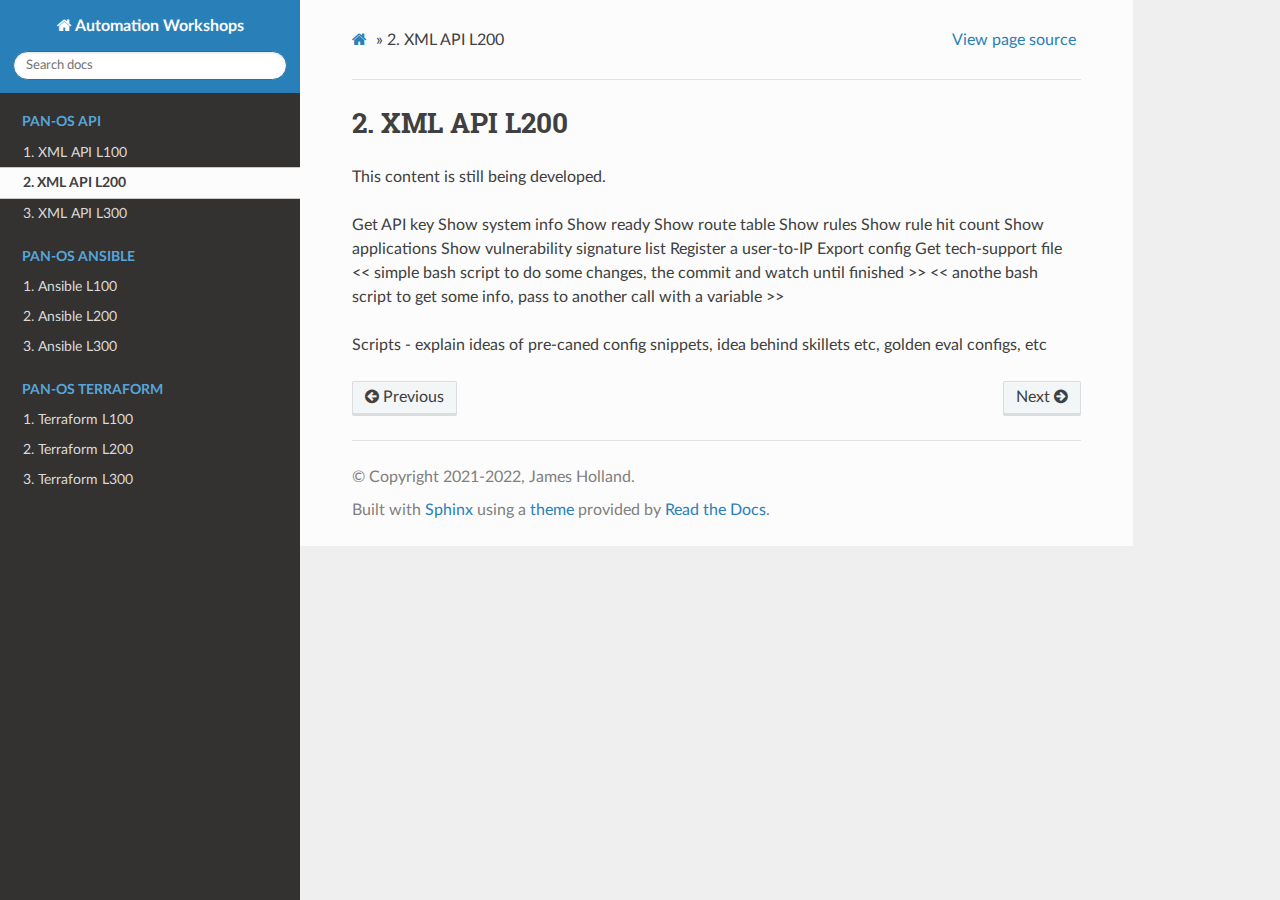
<file: xmlapi/l200.html>
<!DOCTYPE html>
<html class="writer-html5" lang="en" >
<head>
  <meta charset="utf-8" /><meta name="generator" content="Docutils 0.17.1: http://docutils.sourceforge.net/" />

  <meta name="viewport" content="width=device-width, initial-scale=1.0" />
  <title>2. XML API L200 &mdash; Automation Workshops  documentation</title>
      <link rel="stylesheet" href="../_static/pygments.css" type="text/css" />
      <link rel="stylesheet" href="../_static/css/theme.css" type="text/css" />
      <link rel="stylesheet" href="../_static/copybutton.css" type="text/css" />
      <link rel="stylesheet" href="../_static/custom.css" type="text/css" />
  <!--[if lt IE 9]>
    <script src="../_static/js/html5shiv.min.js"></script>
  <![endif]-->
  
        <script data-url_root="../" id="documentation_options" src="../_static/documentation_options.js"></script>
        <script src="../_static/jquery.js"></script>
        <script src="../_static/underscore.js"></script>
        <script src="../_static/_sphinx_javascript_frameworks_compat.js"></script>
        <script src="../_static/doctools.js"></script>
        <script src="../_static/sphinx_highlight.js"></script>
        <script src="../_static/clipboard.min.js"></script>
        <script src="../_static/copybutton.js"></script>
    <script src="../_static/js/theme.js"></script>
    <link rel="index" title="Index" href="../genindex.html" />
    <link rel="search" title="Search" href="../search.html" />
    <link rel="next" title="3. XML API L300" href="l300.html" />
    <link rel="prev" title="1. XML API L100" href="l100.html" /> 
</head>

<body class="wy-body-for-nav"> 
  <div class="wy-grid-for-nav">
    <nav data-toggle="wy-nav-shift" class="wy-nav-side">
      <div class="wy-side-scroll">
        <div class="wy-side-nav-search" >
            <a href="../index.html" class="icon icon-home"> Automation Workshops
          </a>
<div role="search">
  <form id="rtd-search-form" class="wy-form" action="../search.html" method="get">
    <input type="text" name="q" placeholder="Search docs" />
    <input type="hidden" name="check_keywords" value="yes" />
    <input type="hidden" name="area" value="default" />
  </form>
</div>
        </div><div class="wy-menu wy-menu-vertical" data-spy="affix" role="navigation" aria-label="Navigation menu">
              <p class="caption" role="heading"><span class="caption-text">PAN-OS API</span></p>
<ul class="current">
<li class="toctree-l1"><a class="reference internal" href="l100.html">1. XML API L100</a></li>
<li class="toctree-l1 current"><a class="current reference internal" href="#">2. XML API L200</a></li>
<li class="toctree-l1"><a class="reference internal" href="l300.html">3. XML API L300</a></li>
</ul>
<p class="caption" role="heading"><span class="caption-text">PAN-OS Ansible</span></p>
<ul>
<li class="toctree-l1"><a class="reference internal" href="../ansible/l100.html">1. Ansible L100</a></li>
<li class="toctree-l1"><a class="reference internal" href="../ansible/l200.html">2. Ansible L200</a></li>
<li class="toctree-l1"><a class="reference internal" href="../ansible/l300.html">3. Ansible L300</a></li>
</ul>
<p class="caption" role="heading"><span class="caption-text">PAN-OS Terraform</span></p>
<ul>
<li class="toctree-l1"><a class="reference internal" href="../terraform/l100.html">1. Terraform L100</a></li>
<li class="toctree-l1"><a class="reference internal" href="../terraform/l200.html">2. Terraform L200</a></li>
<li class="toctree-l1"><a class="reference internal" href="../terraform/l300.html">3. Terraform L300</a></li>
</ul>

        </div>
      </div>
    </nav>

    <section data-toggle="wy-nav-shift" class="wy-nav-content-wrap"><nav class="wy-nav-top" aria-label="Mobile navigation menu" >
          <i data-toggle="wy-nav-top" class="fa fa-bars"></i>
          <a href="../index.html">Automation Workshops</a>
      </nav>

      <div class="wy-nav-content">
        <div class="rst-content">
          <div role="navigation" aria-label="Page navigation">
  <ul class="wy-breadcrumbs">
      <li><a href="../index.html" class="icon icon-home"></a> &raquo;</li>
      <li><span class="section-number">2. </span>XML API L200</li>
      <li class="wy-breadcrumbs-aside">
            <a href="../_sources/xmlapi/l200.rst.txt" rel="nofollow"> View page source</a>
      </li>
  </ul>
  <hr/>
</div>
          <div role="main" class="document" itemscope="itemscope" itemtype="http://schema.org/Article">
           <div itemprop="articleBody">
             
  <section id="xml-api-l200">
<h1><span class="section-number">2. </span>XML API L200<a class="headerlink" href="#xml-api-l200" title="Permalink to this heading"></a></h1>
<p>This content is still being developed.</p>
<p>Get API key
Show system info
Show ready
Show route table
Show rules
Show rule hit count
Show applications
Show vulnerability signature list
Register a user-to-IP
Export config
Get tech-support file
&lt;&lt; simple bash script to do some changes, the commit and watch until finished &gt;&gt;
&lt;&lt; anothe bash script to get some info, pass to another call with a variable &gt;&gt;</p>
<p>Scripts - explain ideas of pre-caned config snippets, idea behind skillets etc, golden eval configs, etc</p>
</section>


           </div>
          </div>
          <footer><div class="rst-footer-buttons" role="navigation" aria-label="Footer">
        <a href="l100.html" class="btn btn-neutral float-left" title="1. XML API L100" accesskey="p" rel="prev"><span class="fa fa-arrow-circle-left" aria-hidden="true"></span> Previous</a>
        <a href="l300.html" class="btn btn-neutral float-right" title="3. XML API L300" accesskey="n" rel="next">Next <span class="fa fa-arrow-circle-right" aria-hidden="true"></span></a>
    </div>

  <hr/>

  <div role="contentinfo">
    <p>&#169; Copyright 2021-2022, James Holland.</p>
  </div>

  Built with <a href="https://www.sphinx-doc.org/">Sphinx</a> using a
    <a href="https://github.com/readthedocs/sphinx_rtd_theme">theme</a>
    provided by <a href="https://readthedocs.org">Read the Docs</a>.
   

</footer>
        </div>
      </div>
    </section>
  </div>
  <script>
      jQuery(function () {
          SphinxRtdTheme.Navigation.enable(true);
      });
  </script> 

</body>
</html>
</file>
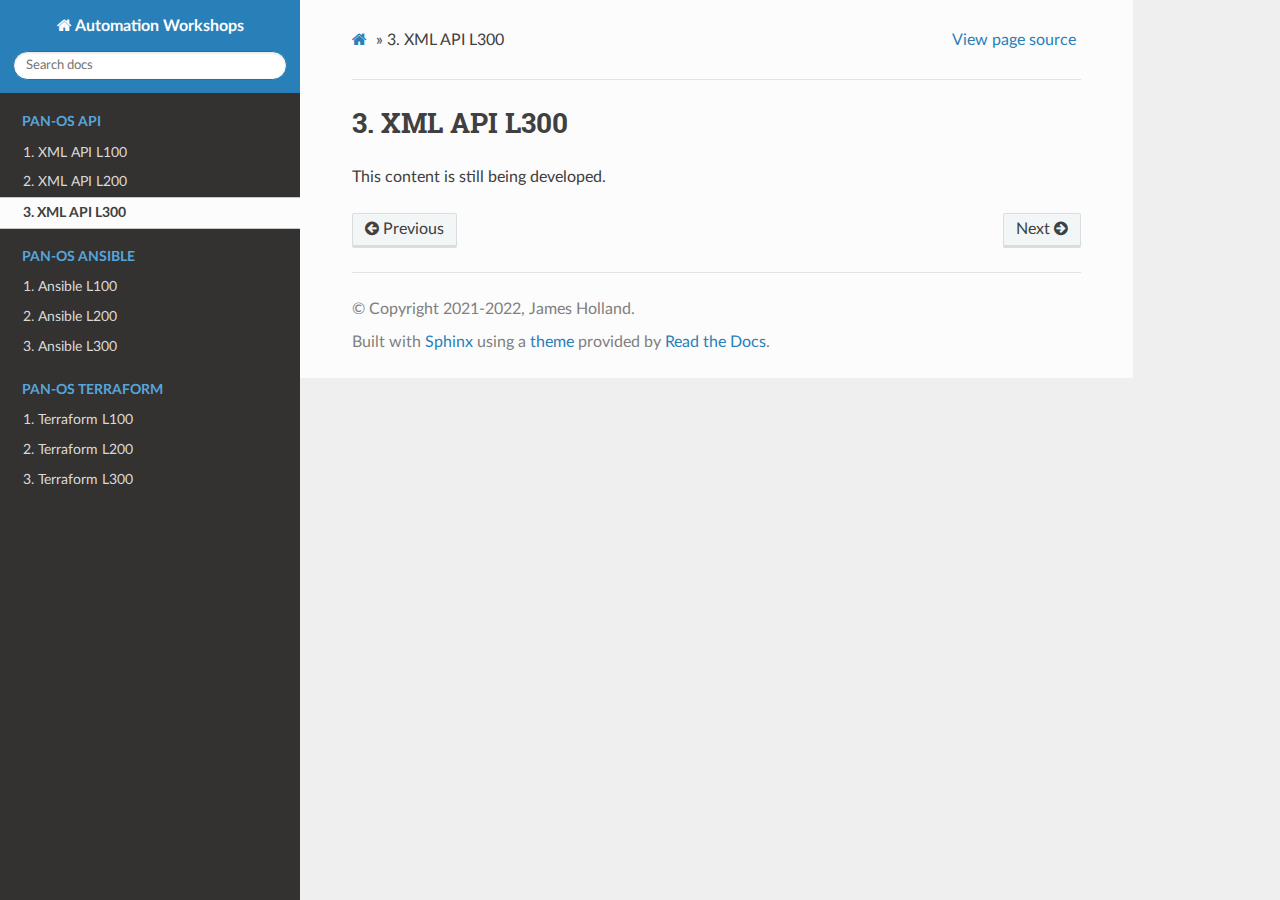
<file: xmlapi/l300.html>
<!DOCTYPE html>
<html class="writer-html5" lang="en" >
<head>
  <meta charset="utf-8" /><meta name="generator" content="Docutils 0.17.1: http://docutils.sourceforge.net/" />

  <meta name="viewport" content="width=device-width, initial-scale=1.0" />
  <title>3. XML API L300 &mdash; Automation Workshops  documentation</title>
      <link rel="stylesheet" href="../_static/pygments.css" type="text/css" />
      <link rel="stylesheet" href="../_static/css/theme.css" type="text/css" />
      <link rel="stylesheet" href="../_static/copybutton.css" type="text/css" />
      <link rel="stylesheet" href="../_static/custom.css" type="text/css" />
  <!--[if lt IE 9]>
    <script src="../_static/js/html5shiv.min.js"></script>
  <![endif]-->
  
        <script data-url_root="../" id="documentation_options" src="../_static/documentation_options.js"></script>
        <script src="../_static/jquery.js"></script>
        <script src="../_static/underscore.js"></script>
        <script src="../_static/_sphinx_javascript_frameworks_compat.js"></script>
        <script src="../_static/doctools.js"></script>
        <script src="../_static/sphinx_highlight.js"></script>
        <script src="../_static/clipboard.min.js"></script>
        <script src="../_static/copybutton.js"></script>
    <script src="../_static/js/theme.js"></script>
    <link rel="index" title="Index" href="../genindex.html" />
    <link rel="search" title="Search" href="../search.html" />
    <link rel="next" title="1. Ansible L100" href="../ansible/l100.html" />
    <link rel="prev" title="2. XML API L200" href="l200.html" /> 
</head>

<body class="wy-body-for-nav"> 
  <div class="wy-grid-for-nav">
    <nav data-toggle="wy-nav-shift" class="wy-nav-side">
      <div class="wy-side-scroll">
        <div class="wy-side-nav-search" >
            <a href="../index.html" class="icon icon-home"> Automation Workshops
          </a>
<div role="search">
  <form id="rtd-search-form" class="wy-form" action="../search.html" method="get">
    <input type="text" name="q" placeholder="Search docs" />
    <input type="hidden" name="check_keywords" value="yes" />
    <input type="hidden" name="area" value="default" />
  </form>
</div>
        </div><div class="wy-menu wy-menu-vertical" data-spy="affix" role="navigation" aria-label="Navigation menu">
              <p class="caption" role="heading"><span class="caption-text">PAN-OS API</span></p>
<ul class="current">
<li class="toctree-l1"><a class="reference internal" href="l100.html">1. XML API L100</a></li>
<li class="toctree-l1"><a class="reference internal" href="l200.html">2. XML API L200</a></li>
<li class="toctree-l1 current"><a class="current reference internal" href="#">3. XML API L300</a></li>
</ul>
<p class="caption" role="heading"><span class="caption-text">PAN-OS Ansible</span></p>
<ul>
<li class="toctree-l1"><a class="reference internal" href="../ansible/l100.html">1. Ansible L100</a></li>
<li class="toctree-l1"><a class="reference internal" href="../ansible/l200.html">2. Ansible L200</a></li>
<li class="toctree-l1"><a class="reference internal" href="../ansible/l300.html">3. Ansible L300</a></li>
</ul>
<p class="caption" role="heading"><span class="caption-text">PAN-OS Terraform</span></p>
<ul>
<li class="toctree-l1"><a class="reference internal" href="../terraform/l100.html">1. Terraform L100</a></li>
<li class="toctree-l1"><a class="reference internal" href="../terraform/l200.html">2. Terraform L200</a></li>
<li class="toctree-l1"><a class="reference internal" href="../terraform/l300.html">3. Terraform L300</a></li>
</ul>

        </div>
      </div>
    </nav>

    <section data-toggle="wy-nav-shift" class="wy-nav-content-wrap"><nav class="wy-nav-top" aria-label="Mobile navigation menu" >
          <i data-toggle="wy-nav-top" class="fa fa-bars"></i>
          <a href="../index.html">Automation Workshops</a>
      </nav>

      <div class="wy-nav-content">
        <div class="rst-content">
          <div role="navigation" aria-label="Page navigation">
  <ul class="wy-breadcrumbs">
      <li><a href="../index.html" class="icon icon-home"></a> &raquo;</li>
      <li><span class="section-number">3. </span>XML API L300</li>
      <li class="wy-breadcrumbs-aside">
            <a href="../_sources/xmlapi/l300.rst.txt" rel="nofollow"> View page source</a>
      </li>
  </ul>
  <hr/>
</div>
          <div role="main" class="document" itemscope="itemscope" itemtype="http://schema.org/Article">
           <div itemprop="articleBody">
             
  <section id="xml-api-l300">
<h1><span class="section-number">3. </span>XML API L300<a class="headerlink" href="#xml-api-l300" title="Permalink to this heading"></a></h1>
<p>This content is still being developed.</p>
</section>


           </div>
          </div>
          <footer><div class="rst-footer-buttons" role="navigation" aria-label="Footer">
        <a href="l200.html" class="btn btn-neutral float-left" title="2. XML API L200" accesskey="p" rel="prev"><span class="fa fa-arrow-circle-left" aria-hidden="true"></span> Previous</a>
        <a href="../ansible/l100.html" class="btn btn-neutral float-right" title="1. Ansible L100" accesskey="n" rel="next">Next <span class="fa fa-arrow-circle-right" aria-hidden="true"></span></a>
    </div>

  <hr/>

  <div role="contentinfo">
    <p>&#169; Copyright 2021-2022, James Holland.</p>
  </div>

  Built with <a href="https://www.sphinx-doc.org/">Sphinx</a> using a
    <a href="https://github.com/readthedocs/sphinx_rtd_theme">theme</a>
    provided by <a href="https://readthedocs.org">Read the Docs</a>.
   

</footer>
        </div>
      </div>
    </section>
  </div>
  <script>
      jQuery(function () {
          SphinxRtdTheme.Navigation.enable(true);
      });
  </script> 

</body>
</html>
</file>
<file: _static/pygments.css>
pre { line-height: 125%; }
td.linenos .normal { color: inherit; background-color: transparent; padding-left: 5px; padding-right: 5px; }
span.linenos { color: inherit; background-color: transparent; padding-left: 5px; padding-right: 5px; }
td.linenos .special { color: #000000; background-color: #ffffc0; padding-left: 5px; padding-right: 5px; }
span.linenos.special { color: #000000; background-color: #ffffc0; padding-left: 5px; padding-right: 5px; }
.highlight .hll { background-color: #ffffcc }
.highlight { background: #f8f8f8; }
.highlight .c { color: #3D7B7B; font-style: italic } /* Comment */
.highlight .err { border: 1px solid #FF0000 } /* Error */
.highlight .k { color: #008000; font-weight: bold } /* Keyword */
.highlight .o { color: #666666 } /* Operator */
.highlight .ch { color: #3D7B7B; font-style: italic } /* Comment.Hashbang */
.highlight .cm { color: #3D7B7B; font-style: italic } /* Comment.Multiline */
.highlight .cp { color: #9C6500 } /* Comment.Preproc */
.highlight .cpf { color: #3D7B7B; font-style: italic } /* Comment.PreprocFile */
.highlight .c1 { color: #3D7B7B; font-style: italic } /* Comment.Single */
.highlight .cs { color: #3D7B7B; font-style: italic } /* Comment.Special */
.highlight .gd { color: #A00000 } /* Generic.Deleted */
.highlight .ge { font-style: italic } /* Generic.Emph */
.highlight .gr { color: #E40000 } /* Generic.Error */
.highlight .gh { color: #000080; font-weight: bold } /* Generic.Heading */
.highlight .gi { color: #008400 } /* Generic.Inserted */
.highlight .go { color: #717171 } /* Generic.Output */
.highlight .gp { color: #000080; font-weight: bold } /* Generic.Prompt */
.highlight .gs { font-weight: bold } /* Generic.Strong */
.highlight .gu { color: #800080; font-weight: bold } /* Generic.Subheading */
.highlight .gt { color: #0044DD } /* Generic.Traceback */
.highlight .kc { color: #008000; font-weight: bold } /* Keyword.Constant */
.highlight .kd { color: #008000; font-weight: bold } /* Keyword.Declaration */
.highlight .kn { color: #008000; font-weight: bold } /* Keyword.Namespace */
.highlight .kp { color: #008000 } /* Keyword.Pseudo */
.highlight .kr { color: #008000; font-weight: bold } /* Keyword.Reserved */
.highlight .kt { color: #B00040 } /* Keyword.Type */
.highlight .m { color: #666666 } /* Literal.Number */
.highlight .s { color: #BA2121 } /* Literal.String */
.highlight .na { color: #687822 } /* Name.Attribute */
.highlight .nb { color: #008000 } /* Name.Builtin */
.highlight .nc { color: #0000FF; font-weight: bold } /* Name.Class */
.highlight .no { color: #880000 } /* Name.Constant */
.highlight .nd { color: #AA22FF } /* Name.Decorator */
.highlight .ni { color: #717171; font-weight: bold } /* Name.Entity */
.highlight .ne { color: #CB3F38; font-weight: bold } /* Name.Exception */
.highlight .nf { color: #0000FF } /* Name.Function */
.highlight .nl { color: #767600 } /* Name.Label */
.highlight .nn { color: #0000FF; font-weight: bold } /* Name.Namespace */
.highlight .nt { color: #008000; font-weight: bold } /* Name.Tag */
.highlight .nv { color: #19177C } /* Name.Variable */
.highlight .ow { color: #AA22FF; font-weight: bold } /* Operator.Word */
.highlight .w { color: #bbbbbb } /* Text.Whitespace */
.highlight .mb { color: #666666 } /* Literal.Number.Bin */
.highlight .mf { color: #666666 } /* Literal.Number.Float */
.highlight .mh { color: #666666 } /* Literal.Number.Hex */
.highlight .mi { color: #666666 } /* Literal.Number.Integer */
.highlight .mo { color: #666666 } /* Literal.Number.Oct */
.highlight .sa { color: #BA2121 } /* Literal.String.Affix */
.highlight .sb { color: #BA2121 } /* Literal.String.Backtick */
.highlight .sc { color: #BA2121 } /* Literal.String.Char */
.highlight .dl { color: #BA2121 } /* Literal.String.Delimiter */
.highlight .sd { color: #BA2121; font-style: italic } /* Literal.String.Doc */
.highlight .s2 { color: #BA2121 } /* Literal.String.Double */
.highlight .se { color: #AA5D1F; font-weight: bold } /* Literal.String.Escape */
.highlight .sh { color: #BA2121 } /* Literal.String.Heredoc */
.highlight .si { color: #A45A77; font-weight: bold } /* Literal.String.Interpol */
.highlight .sx { color: #008000 } /* Literal.String.Other */
.highlight .sr { color: #A45A77 } /* Literal.String.Regex */
.highlight .s1 { color: #BA2121 } /* Literal.String.Single */
.highlight .ss { color: #19177C } /* Literal.String.Symbol */
.highlight .bp { color: #008000 } /* Name.Builtin.Pseudo */
.highlight .fm { color: #0000FF } /* Name.Function.Magic */
.highlight .vc { color: #19177C } /* Name.Variable.Class */
.highlight .vg { color: #19177C } /* Name.Variable.Global */
.highlight .vi { color: #19177C } /* Name.Variable.Instance */
.highlight .vm { color: #19177C } /* Name.Variable.Magic */
.highlight .il { color: #666666 } /* Literal.Number.Integer.Long */
</file>
<file: _static/css/theme.css>
html{box-sizing:border-box}*,:after,:before{box-sizing:inherit}article,aside,details,figcaption,figure,footer,header,hgroup,nav,section{display:block}audio,canvas,video{display:inline-block;*display:inline;*zoom:1}[hidden],audio:not([controls]){display:none}*{-webkit-box-sizing:border-box;-moz-box-sizing:border-box;box-sizing:border-box}html{font-size:100%;-webkit-text-size-adjust:100%;-ms-text-size-adjust:100%}body{margin:0}a:active,a:hover{outline:0}abbr[title]{border-bottom:1px dotted}b,strong{font-weight:700}blockquote{margin:0}dfn{font-style:italic}ins{background:#ff9;text-decoration:none}ins,mark{color:#000}mark{background:#ff0;font-style:italic;font-weight:700}.rst-content code,.rst-content tt,code,kbd,pre,samp{font-family:monospace,serif;_font-family:courier new,monospace;font-size:1em}pre{white-space:pre}q{quotes:none}q:after,q:before{content:"";content:none}small{font-size:85%}sub,sup{font-size:75%;line-height:0;position:relative;vertical-align:baseline}sup{top:-.5em}sub{bottom:-.25em}dl,ol,ul{margin:0;padding:0;list-style:none;list-style-image:none}li{list-style:none}dd{margin:0}img{border:0;-ms-interpolation-mode:bicubic;vertical-align:middle;max-width:100%}svg:not(:root){overflow:hidden}figure,form{margin:0}label{cursor:pointer}button,input,select,textarea{font-size:100%;margin:0;vertical-align:baseline;*vertical-align:middle}button,input{line-height:normal}button,input[type=button],input[type=reset],input[type=submit]{cursor:pointer;-webkit-appearance:button;*overflow:visible}button[disabled],input[disabled]{cursor:default}input[type=search]{-webkit-appearance:textfield;-moz-box-sizing:content-box;-webkit-box-sizing:content-box;box-sizing:content-box}textarea{resize:vertical}table{border-collapse:collapse;border-spacing:0}td{vertical-align:top}.chromeframe{margin:.2em 0;background:#ccc;color:#000;padding:.2em 0}.ir{display:block;border:0;text-indent:-999em;overflow:hidden;background-color:transparent;background-repeat:no-repeat;text-align:left;direction:ltr;*line-height:0}.ir br{display:none}.hidden{display:none!important;visibility:hidden}.visuallyhidden{border:0;clip:rect(0 0 0 0);height:1px;margin:-1px;overflow:hidden;padding:0;position:absolute;width:1px}.visuallyhidden.focusable:active,.visuallyhidden.focusable:focus{clip:auto;height:auto;margin:0;overflow:visible;position:static;width:auto}.invisible{visibility:hidden}.relative{position:relative}big,small{font-size:100%}@media print{body,html,section{background:none!important}*{box-shadow:none!important;text-shadow:none!important;filter:none!important;-ms-filter:none!important}a,a:visited{text-decoration:underline}.ir a:after,a[href^="#"]:after,a[href^="javascript:"]:after{content:""}blockquote,pre{page-break-inside:avoid}thead{display:table-header-group}img,tr{page-break-inside:avoid}img{max-width:100%!important}@page{margin:.5cm}.rst-content .toctree-wrapper>p.caption,h2,h3,p{orphans:3;widows:3}.rst-content .toctree-wrapper>p.caption,h2,h3{page-break-after:avoid}}.btn,.fa:before,.icon:before,.rst-content .admonition,.rst-content .admonition-title:before,.rst-content .admonition-todo,.rst-content .attention,.rst-content .caution,.rst-content .code-block-caption .headerlink:before,.rst-content .danger,.rst-content .eqno .headerlink:before,.rst-content .error,.rst-content .hint,.rst-content .important,.rst-content .note,.rst-content .seealso,.rst-content .tip,.rst-content .warning,.rst-content code.download span:first-child:before,.rst-content dl dt .headerlink:before,.rst-content h1 .headerlink:before,.rst-content h2 .headerlink:before,.rst-content h3 .headerlink:before,.rst-content h4 .headerlink:before,.rst-content h5 .headerlink:before,.rst-content h6 .headerlink:before,.rst-content p.caption .headerlink:before,.rst-content p .headerlink:before,.rst-content table>caption .headerlink:before,.rst-content tt.download span:first-child:before,.wy-alert,.wy-dropdown .caret:before,.wy-inline-validate.wy-inline-validate-danger .wy-input-context:before,.wy-inline-validate.wy-inline-validate-info .wy-input-context:before,.wy-inline-validate.wy-inline-validate-success .wy-input-context:before,.wy-inline-validate.wy-inline-validate-warning .wy-input-context:before,.wy-menu-vertical li.current>a,.wy-menu-vertical li.current>a button.toctree-expand:before,.wy-menu-vertical li.on a,.wy-menu-vertical li.on a button.toctree-expand:before,.wy-menu-vertical li button.toctree-expand:before,.wy-nav-top a,.wy-side-nav-search .wy-dropdown>a,.wy-side-nav-search>a,input[type=color],input[type=date],input[type=datetime-local],input[type=datetime],input[type=email],input[type=month],input[type=number],input[type=password],input[type=search],input[type=tel],input[type=text],input[type=time],input[type=url],input[type=week],select,textarea{-webkit-font-smoothing:antialiased}.clearfix{*zoom:1}.clearfix:after,.clearfix:before{display:table;content:""}.clearfix:after{clear:both}/*!
 *  Font Awesome 4.7.0 by @davegandy - http://fontawesome.io - @fontawesome
 *  License - http://fontawesome.io/license (Font: SIL OFL 1.1, CSS: MIT License)
 */@font-face{font-family:FontAwesome;src:url(fonts/fontawesome-webfont.eot?674f50d287a8c48dc19ba404d20fe713);src:url(fonts/fontawesome-webfont.eot?674f50d287a8c48dc19ba404d20fe713?#iefix&v=4.7.0) format("embedded-opentype"),url(fonts/fontawesome-webfont.woff2?af7ae505a9eed503f8b8e6982036873e) format("woff2"),url(fonts/fontawesome-webfont.woff?fee66e712a8a08eef5805a46892932ad) format("woff"),url(fonts/fontawesome-webfont.ttf?b06871f281fee6b241d60582ae9369b9) format("truetype"),url(fonts/fontawesome-webfont.svg?912ec66d7572ff821749319396470bde#fontawesomeregular) format("svg");font-weight:400;font-style:normal}.fa,.icon,.rst-content .admonition-title,.rst-content .code-block-caption .headerlink,.rst-content .eqno .headerlink,.rst-content code.download span:first-child,.rst-content dl dt .headerlink,.rst-content h1 .headerlink,.rst-content h2 .headerlink,.rst-content h3 .headerlink,.rst-content h4 .headerlink,.rst-content h5 .headerlink,.rst-content h6 .headerlink,.rst-content p.caption .headerlink,.rst-content p .headerlink,.rst-content table>caption .headerlink,.rst-content tt.download span:first-child,.wy-menu-vertical li.current>a button.toctree-expand,.wy-menu-vertical li.on a button.toctree-expand,.wy-menu-vertical li button.toctree-expand{display:inline-block;font:normal normal normal 14px/1 FontAwesome;font-size:inherit;text-rendering:auto;-webkit-font-smoothing:antialiased;-moz-osx-font-smoothing:grayscale}.fa-lg{font-size:1.33333em;line-height:.75em;vertical-align:-15%}.fa-2x{font-size:2em}.fa-3x{font-size:3em}.fa-4x{font-size:4em}.fa-5x{font-size:5em}.fa-fw{width:1.28571em;text-align:center}.fa-ul{padding-left:0;margin-left:2.14286em;list-style-type:none}.fa-ul>li{position:relative}.fa-li{position:absolute;left:-2.14286em;width:2.14286em;top:.14286em;text-align:center}.fa-li.fa-lg{left:-1.85714em}.fa-border{padding:.2em .25em .15em;border:.08em solid #eee;border-radius:.1em}.fa-pull-left{float:left}.fa-pull-right{float:right}.fa-pull-left.icon,.fa.fa-pull-left,.rst-content .code-block-caption .fa-pull-left.headerlink,.rst-content .eqno .fa-pull-left.headerlink,.rst-content .fa-pull-left.admonition-title,.rst-content code.download span.fa-pull-left:first-child,.rst-content dl dt .fa-pull-left.headerlink,.rst-content h1 .fa-pull-left.headerlink,.rst-content h2 .fa-pull-left.headerlink,.rst-content h3 .fa-pull-left.headerlink,.rst-content h4 .fa-pull-left.headerlink,.rst-content h5 .fa-pull-left.headerlink,.rst-content h6 .fa-pull-left.headerlink,.rst-content p .fa-pull-left.headerlink,.rst-content table>caption .fa-pull-left.headerlink,.rst-content tt.download span.fa-pull-left:first-child,.wy-menu-vertical li.current>a button.fa-pull-left.toctree-expand,.wy-menu-vertical li.on a button.fa-pull-left.toctree-expand,.wy-menu-vertical li button.fa-pull-left.toctree-expand{margin-right:.3em}.fa-pull-right.icon,.fa.fa-pull-right,.rst-content .code-block-caption .fa-pull-right.headerlink,.rst-content .eqno .fa-pull-right.headerlink,.rst-content .fa-pull-right.admonition-title,.rst-content code.download span.fa-pull-right:first-child,.rst-content dl dt .fa-pull-right.headerlink,.rst-content h1 .fa-pull-right.headerlink,.rst-content h2 .fa-pull-right.headerlink,.rst-content h3 .fa-pull-right.headerlink,.rst-content h4 .fa-pull-right.headerlink,.rst-content h5 .fa-pull-right.headerlink,.rst-content h6 .fa-pull-right.headerlink,.rst-content p .fa-pull-right.headerlink,.rst-content table>caption .fa-pull-right.headerlink,.rst-content tt.download span.fa-pull-right:first-child,.wy-menu-vertical li.current>a button.fa-pull-right.toctree-expand,.wy-menu-vertical li.on a button.fa-pull-right.toctree-expand,.wy-menu-vertical li button.fa-pull-right.toctree-expand{margin-left:.3em}.pull-right{float:right}.pull-left{float:left}.fa.pull-left,.pull-left.icon,.rst-content .code-block-caption .pull-left.headerlink,.rst-content .eqno .pull-left.headerlink,.rst-content .pull-left.admonition-title,.rst-content code.download span.pull-left:first-child,.rst-content dl dt .pull-left.headerlink,.rst-content h1 .pull-left.headerlink,.rst-content h2 .pull-left.headerlink,.rst-content h3 .pull-left.headerlink,.rst-content h4 .pull-left.headerlink,.rst-content h5 .pull-left.headerlink,.rst-content h6 .pull-left.headerlink,.rst-content p .pull-left.headerlink,.rst-content table>caption .pull-left.headerlink,.rst-content tt.download span.pull-left:first-child,.wy-menu-vertical li.current>a button.pull-left.toctree-expand,.wy-menu-vertical li.on a button.pull-left.toctree-expand,.wy-menu-vertical li button.pull-left.toctree-expand{margin-right:.3em}.fa.pull-right,.pull-right.icon,.rst-content .code-block-caption .pull-right.headerlink,.rst-content .eqno .pull-right.headerlink,.rst-content .pull-right.admonition-title,.rst-content code.download span.pull-right:first-child,.rst-content dl dt .pull-right.headerlink,.rst-content h1 .pull-right.headerlink,.rst-content h2 .pull-right.headerlink,.rst-content h3 .pull-right.headerlink,.rst-content h4 .pull-right.headerlink,.rst-content h5 .pull-right.headerlink,.rst-content h6 .pull-right.headerlink,.rst-content p .pull-right.headerlink,.rst-content table>caption .pull-right.headerlink,.rst-content tt.download span.pull-right:first-child,.wy-menu-vertical li.current>a button.pull-right.toctree-expand,.wy-menu-vertical li.on a button.pull-right.toctree-expand,.wy-menu-vertical li button.pull-right.toctree-expand{margin-left:.3em}.fa-spin{-webkit-animation:fa-spin 2s linear infinite;animation:fa-spin 2s linear infinite}.fa-pulse{-webkit-animation:fa-spin 1s steps(8) infinite;animation:fa-spin 1s steps(8) infinite}@-webkit-keyframes fa-spin{0%{-webkit-transform:rotate(0deg);transform:rotate(0deg)}to{-webkit-transform:rotate(359deg);transform:rotate(359deg)}}@keyframes fa-spin{0%{-webkit-transform:rotate(0deg);transform:rotate(0deg)}to{-webkit-transform:rotate(359deg);transform:rotate(359deg)}}.fa-rotate-90{-ms-filter:"progid:DXImageTransform.Microsoft.BasicImage(rotation=1)";-webkit-transform:rotate(90deg);-ms-transform:rotate(90deg);transform:rotate(90deg)}.fa-rotate-180{-ms-filter:"progid:DXImageTransform.Microsoft.BasicImage(rotation=2)";-webkit-transform:rotate(180deg);-ms-transform:rotate(180deg);transform:rotate(180deg)}.fa-rotate-270{-ms-filter:"progid:DXImageTransform.Microsoft.BasicImage(rotation=3)";-webkit-transform:rotate(270deg);-ms-transform:rotate(270deg);transform:rotate(270deg)}.fa-flip-horizontal{-ms-filter:"progid:DXImageTransform.Microsoft.BasicImage(rotation=0, mirror=1)";-webkit-transform:scaleX(-1);-ms-transform:scaleX(-1);transform:scaleX(-1)}.fa-flip-vertical{-ms-filter:"progid:DXImageTransform.Microsoft.BasicImage(rotation=2, mirror=1)";-webkit-transform:scaleY(-1);-ms-transform:scaleY(-1);transform:scaleY(-1)}:root .fa-flip-horizontal,:root .fa-flip-vertical,:root .fa-rotate-90,:root .fa-rotate-180,:root .fa-rotate-270{filter:none}.fa-stack{position:relative;display:inline-block;width:2em;height:2em;line-height:2em;vertical-align:middle}.fa-stack-1x,.fa-stack-2x{position:absolute;left:0;width:100%;text-align:center}.fa-stack-1x{line-height:inherit}.fa-stack-2x{font-size:2em}.fa-inverse{color:#fff}.fa-glass:before{content:""}.fa-music:before{content:""}.fa-search:before,.icon-search:before{content:""}.fa-envelope-o:before{content:""}.fa-heart:before{content:""}.fa-star:before{content:""}.fa-star-o:before{content:""}.fa-user:before{content:""}.fa-film:before{content:""}.fa-th-large:before{content:""}.fa-th:before{content:""}.fa-th-list:before{content:""}.fa-check:before{content:""}.fa-close:before,.fa-remove:before,.fa-times:before{content:""}.fa-search-plus:before{content:""}.fa-search-minus:before{content:""}.fa-power-off:before{content:""}.fa-signal:before{content:""}.fa-cog:before,.fa-gear:before{content:""}.fa-trash-o:before{content:""}.fa-home:before,.icon-home:before{content:""}.fa-file-o:before{content:""}.fa-clock-o:before{content:""}.fa-road:before{content:""}.fa-download:before,.rst-content code.download span:first-child:before,.rst-content tt.download span:first-child:before{content:""}.fa-arrow-circle-o-down:before{content:""}.fa-arrow-circle-o-up:before{content:""}.fa-inbox:before{content:""}.fa-play-circle-o:before{content:""}.fa-repeat:before,.fa-rotate-right:before{content:""}.fa-refresh:before{content:""}.fa-list-alt:before{content:""}.fa-lock:before{content:""}.fa-flag:before{content:""}.fa-headphones:before{content:""}.fa-volume-off:before{content:""}.fa-volume-down:before{content:""}.fa-volume-up:before{content:""}.fa-qrcode:before{content:""}.fa-barcode:before{content:""}.fa-tag:before{content:""}.fa-tags:before{content:""}.fa-book:before,.icon-book:before{content:""}.fa-bookmark:before{content:""}.fa-print:before{content:""}.fa-camera:before{content:""}.fa-font:before{content:""}.fa-bold:before{content:""}.fa-italic:before{content:""}.fa-text-height:before{content:""}.fa-text-width:before{content:""}.fa-align-left:before{content:""}.fa-align-center:before{content:""}.fa-align-right:before{content:""}.fa-align-justify:before{content:""}.fa-list:before{content:""}.fa-dedent:before,.fa-outdent:before{content:""}.fa-indent:before{content:""}.fa-video-camera:before{content:""}.fa-image:before,.fa-photo:before,.fa-picture-o:before{content:""}.fa-pencil:before{content:""}.fa-map-marker:before{content:""}.fa-adjust:before{content:""}.fa-tint:before{content:""}.fa-edit:before,.fa-pencil-square-o:before{content:""}.fa-share-square-o:before{content:""}.fa-check-square-o:before{content:""}.fa-arrows:before{content:""}.fa-step-backward:before{content:""}.fa-fast-backward:before{content:""}.fa-backward:before{content:""}.fa-play:before{content:""}.fa-pause:before{content:""}.fa-stop:before{content:""}.fa-forward:before{content:""}.fa-fast-forward:before{content:""}.fa-step-forward:before{content:""}.fa-eject:before{content:""}.fa-chevron-left:before{content:""}.fa-chevron-right:before{content:""}.fa-plus-circle:before{content:""}.fa-minus-circle:before{content:""}.fa-times-circle:before,.wy-inline-validate.wy-inline-validate-danger .wy-input-context:before{content:""}.fa-check-circle:before,.wy-inline-validate.wy-inline-validate-success .wy-input-context:before{content:""}.fa-question-circle:before{content:""}.fa-info-circle:before{content:""}.fa-crosshairs:before{content:""}.fa-times-circle-o:before{content:""}.fa-check-circle-o:before{content:""}.fa-ban:before{content:""}.fa-arrow-left:before{content:""}.fa-arrow-right:before{content:""}.fa-arrow-up:before{content:""}.fa-arrow-down:before{content:""}.fa-mail-forward:before,.fa-share:before{content:""}.fa-expand:before{content:""}.fa-compress:before{content:""}.fa-plus:before{content:""}.fa-minus:before{content:""}.fa-asterisk:before{content:""}.fa-exclamation-circle:before,.rst-content .admonition-title:before,.wy-inline-validate.wy-inline-validate-info .wy-input-context:before,.wy-inline-validate.wy-inline-validate-warning .wy-input-context:before{content:""}.fa-gift:before{content:""}.fa-leaf:before{content:""}.fa-fire:before,.icon-fire:before{content:""}.fa-eye:before{content:""}.fa-eye-slash:before{content:""}.fa-exclamation-triangle:before,.fa-warning:before{content:""}.fa-plane:before{content:""}.fa-calendar:before{content:""}.fa-random:before{content:""}.fa-comment:before{content:""}.fa-magnet:before{content:""}.fa-chevron-up:before{content:""}.fa-chevron-down:before{content:""}.fa-retweet:before{content:""}.fa-shopping-cart:before{content:""}.fa-folder:before{content:""}.fa-folder-open:before{content:""}.fa-arrows-v:before{content:""}.fa-arrows-h:before{content:""}.fa-bar-chart-o:before,.fa-bar-chart:before{content:""}.fa-twitter-square:before{content:""}.fa-facebook-square:before{content:""}.fa-camera-retro:before{content:""}.fa-key:before{content:""}.fa-cogs:before,.fa-gears:before{content:""}.fa-comments:before{content:""}.fa-thumbs-o-up:before{content:""}.fa-thumbs-o-down:before{content:""}.fa-star-half:before{content:""}.fa-heart-o:before{content:""}.fa-sign-out:before{content:""}.fa-linkedin-square:before{content:""}.fa-thumb-tack:before{content:""}.fa-external-link:before{content:""}.fa-sign-in:before{content:""}.fa-trophy:before{content:""}.fa-github-square:before{content:""}.fa-upload:before{content:""}.fa-lemon-o:before{content:""}.fa-phone:before{content:""}.fa-square-o:before{content:""}.fa-bookmark-o:before{content:""}.fa-phone-square:before{content:""}.fa-twitter:before{content:""}.fa-facebook-f:before,.fa-facebook:before{content:""}.fa-github:before,.icon-github:before{content:""}.fa-unlock:before{content:""}.fa-credit-card:before{content:""}.fa-feed:before,.fa-rss:before{content:""}.fa-hdd-o:before{content:""}.fa-bullhorn:before{content:""}.fa-bell:before{content:""}.fa-certificate:before{content:""}.fa-hand-o-right:before{content:""}.fa-hand-o-left:before{content:""}.fa-hand-o-up:before{content:""}.fa-hand-o-down:before{content:""}.fa-arrow-circle-left:before,.icon-circle-arrow-left:before{content:""}.fa-arrow-circle-right:before,.icon-circle-arrow-right:before{content:""}.fa-arrow-circle-up:before{content:""}.fa-arrow-circle-down:before{content:""}.fa-globe:before{content:""}.fa-wrench:before{content:""}.fa-tasks:before{content:""}.fa-filter:before{content:""}.fa-briefcase:before{content:""}.fa-arrows-alt:before{content:""}.fa-group:before,.fa-users:before{content:""}.fa-chain:before,.fa-link:before,.icon-link:before{content:""}.fa-cloud:before{content:""}.fa-flask:before{content:""}.fa-cut:before,.fa-scissors:before{content:""}.fa-copy:before,.fa-files-o:before{content:""}.fa-paperclip:before{content:""}.fa-floppy-o:before,.fa-save:before{content:""}.fa-square:before{content:""}.fa-bars:before,.fa-navicon:before,.fa-reorder:before{content:""}.fa-list-ul:before{content:""}.fa-list-ol:before{content:""}.fa-strikethrough:before{content:""}.fa-underline:before{content:""}.fa-table:before{content:""}.fa-magic:before{content:""}.fa-truck:before{content:""}.fa-pinterest:before{content:""}.fa-pinterest-square:before{content:""}.fa-google-plus-square:before{content:""}.fa-google-plus:before{content:""}.fa-money:before{content:""}.fa-caret-down:before,.icon-caret-down:before,.wy-dropdown .caret:before{content:""}.fa-caret-up:before{content:""}.fa-caret-left:before{content:""}.fa-caret-right:before{content:""}.fa-columns:before{content:""}.fa-sort:before,.fa-unsorted:before{content:""}.fa-sort-desc:before,.fa-sort-down:before{content:""}.fa-sort-asc:before,.fa-sort-up:before{content:""}.fa-envelope:before{content:""}.fa-linkedin:before{content:""}.fa-rotate-left:before,.fa-undo:before{content:""}.fa-gavel:before,.fa-legal:before{content:""}.fa-dashboard:before,.fa-tachometer:before{content:""}.fa-comment-o:before{content:""}.fa-comments-o:before{content:""}.fa-bolt:before,.fa-flash:before{content:""}.fa-sitemap:before{content:""}.fa-umbrella:before{content:""}.fa-clipboard:before,.fa-paste:before{content:""}.fa-lightbulb-o:before{content:""}.fa-exchange:before{content:""}.fa-cloud-download:before{content:""}.fa-cloud-upload:before{content:""}.fa-user-md:before{content:""}.fa-stethoscope:before{content:""}.fa-suitcase:before{content:""}.fa-bell-o:before{content:""}.fa-coffee:before{content:""}.fa-cutlery:before{content:""}.fa-file-text-o:before{content:""}.fa-building-o:before{content:""}.fa-hospital-o:before{content:""}.fa-ambulance:before{content:""}.fa-medkit:before{content:""}.fa-fighter-jet:before{content:""}.fa-beer:before{content:""}.fa-h-square:before{content:""}.fa-plus-square:before{content:""}.fa-angle-double-left:before{content:""}.fa-angle-double-right:before{content:""}.fa-angle-double-up:before{content:""}.fa-angle-double-down:before{content:""}.fa-angle-left:before{content:""}.fa-angle-right:before{content:""}.fa-angle-up:before{content:""}.fa-angle-down:before{content:""}.fa-desktop:before{content:""}.fa-laptop:before{content:""}.fa-tablet:before{content:""}.fa-mobile-phone:before,.fa-mobile:before{content:""}.fa-circle-o:before{content:""}.fa-quote-left:before{content:""}.fa-quote-right:before{content:""}.fa-spinner:before{content:""}.fa-circle:before{content:""}.fa-mail-reply:before,.fa-reply:before{content:""}.fa-github-alt:before{content:""}.fa-folder-o:before{content:""}.fa-folder-open-o:before{content:""}.fa-smile-o:before{content:""}.fa-frown-o:before{content:""}.fa-meh-o:before{content:""}.fa-gamepad:before{content:""}.fa-keyboard-o:before{content:""}.fa-flag-o:before{content:""}.fa-flag-checkered:before{content:""}.fa-terminal:before{content:""}.fa-code:before{content:""}.fa-mail-reply-all:before,.fa-reply-all:before{content:""}.fa-star-half-empty:before,.fa-star-half-full:before,.fa-star-half-o:before{content:""}.fa-location-arrow:before{content:""}.fa-crop:before{content:""}.fa-code-fork:before{content:""}.fa-chain-broken:before,.fa-unlink:before{content:""}.fa-question:before{content:""}.fa-info:before{content:""}.fa-exclamation:before{content:""}.fa-superscript:before{content:""}.fa-subscript:before{content:""}.fa-eraser:before{content:""}.fa-puzzle-piece:before{content:""}.fa-microphone:before{content:""}.fa-microphone-slash:before{content:""}.fa-shield:before{content:""}.fa-calendar-o:before{content:""}.fa-fire-extinguisher:before{content:""}.fa-rocket:before{content:""}.fa-maxcdn:before{content:""}.fa-chevron-circle-left:before{content:""}.fa-chevron-circle-right:before{content:""}.fa-chevron-circle-up:before{content:""}.fa-chevron-circle-down:before{content:""}.fa-html5:before{content:""}.fa-css3:before{content:""}.fa-anchor:before{content:""}.fa-unlock-alt:before{content:""}.fa-bullseye:before{content:""}.fa-ellipsis-h:before{content:""}.fa-ellipsis-v:before{content:""}.fa-rss-square:before{content:""}.fa-play-circle:before{content:""}.fa-ticket:before{content:""}.fa-minus-square:before{content:""}.fa-minus-square-o:before,.wy-menu-vertical li.current>a button.toctree-expand:before,.wy-menu-vertical li.on a button.toctree-expand:before{content:""}.fa-level-up:before{content:""}.fa-level-down:before{content:""}.fa-check-square:before{content:""}.fa-pencil-square:before{content:""}.fa-external-link-square:before{content:""}.fa-share-square:before{content:""}.fa-compass:before{content:""}.fa-caret-square-o-down:before,.fa-toggle-down:before{content:""}.fa-caret-square-o-up:before,.fa-toggle-up:before{content:""}.fa-caret-square-o-right:before,.fa-toggle-right:before{content:""}.fa-eur:before,.fa-euro:before{content:""}.fa-gbp:before{content:""}.fa-dollar:before,.fa-usd:before{content:""}.fa-inr:before,.fa-rupee:before{content:""}.fa-cny:before,.fa-jpy:before,.fa-rmb:before,.fa-yen:before{content:""}.fa-rouble:before,.fa-rub:before,.fa-ruble:before{content:""}.fa-krw:before,.fa-won:before{content:""}.fa-bitcoin:before,.fa-btc:before{content:""}.fa-file:before{content:""}.fa-file-text:before{content:""}.fa-sort-alpha-asc:before{content:""}.fa-sort-alpha-desc:before{content:""}.fa-sort-amount-asc:before{content:""}.fa-sort-amount-desc:before{content:""}.fa-sort-numeric-asc:before{content:""}.fa-sort-numeric-desc:before{content:""}.fa-thumbs-up:before{content:""}.fa-thumbs-down:before{content:""}.fa-youtube-square:before{content:""}.fa-youtube:before{content:""}.fa-xing:before{content:""}.fa-xing-square:before{content:""}.fa-youtube-play:before{content:""}.fa-dropbox:before{content:""}.fa-stack-overflow:before{content:""}.fa-instagram:before{content:""}.fa-flickr:before{content:""}.fa-adn:before{content:""}.fa-bitbucket:before,.icon-bitbucket:before{content:""}.fa-bitbucket-square:before{content:""}.fa-tumblr:before{content:""}.fa-tumblr-square:before{content:""}.fa-long-arrow-down:before{content:""}.fa-long-arrow-up:before{content:""}.fa-long-arrow-left:before{content:""}.fa-long-arrow-right:before{content:""}.fa-apple:before{content:""}.fa-windows:before{content:""}.fa-android:before{content:""}.fa-linux:before{content:""}.fa-dribbble:before{content:""}.fa-skype:before{content:""}.fa-foursquare:before{content:""}.fa-trello:before{content:""}.fa-female:before{content:""}.fa-male:before{content:""}.fa-gittip:before,.fa-gratipay:before{content:""}.fa-sun-o:before{content:""}.fa-moon-o:before{content:""}.fa-archive:before{content:""}.fa-bug:before{content:""}.fa-vk:before{content:""}.fa-weibo:before{content:""}.fa-renren:before{content:""}.fa-pagelines:before{content:""}.fa-stack-exchange:before{content:""}.fa-arrow-circle-o-right:before{content:""}.fa-arrow-circle-o-left:before{content:""}.fa-caret-square-o-left:before,.fa-toggle-left:before{content:""}.fa-dot-circle-o:before{content:""}.fa-wheelchair:before{content:""}.fa-vimeo-square:before{content:""}.fa-try:before,.fa-turkish-lira:before{content:""}.fa-plus-square-o:before,.wy-menu-vertical li button.toctree-expand:before{content:""}.fa-space-shuttle:before{content:""}.fa-slack:before{content:""}.fa-envelope-square:before{content:""}.fa-wordpress:before{content:""}.fa-openid:before{content:""}.fa-bank:before,.fa-institution:before,.fa-university:before{content:""}.fa-graduation-cap:before,.fa-mortar-board:before{content:""}.fa-yahoo:before{content:""}.fa-google:before{content:""}.fa-reddit:before{content:""}.fa-reddit-square:before{content:""}.fa-stumbleupon-circle:before{content:""}.fa-stumbleupon:before{content:""}.fa-delicious:before{content:""}.fa-digg:before{content:""}.fa-pied-piper-pp:before{content:""}.fa-pied-piper-alt:before{content:""}.fa-drupal:before{content:""}.fa-joomla:before{content:""}.fa-language:before{content:""}.fa-fax:before{content:""}.fa-building:before{content:""}.fa-child:before{content:""}.fa-paw:before{content:""}.fa-spoon:before{content:""}.fa-cube:before{content:""}.fa-cubes:before{content:""}.fa-behance:before{content:""}.fa-behance-square:before{content:""}.fa-steam:before{content:""}.fa-steam-square:before{content:""}.fa-recycle:before{content:""}.fa-automobile:before,.fa-car:before{content:""}.fa-cab:before,.fa-taxi:before{content:""}.fa-tree:before{content:""}.fa-spotify:before{content:""}.fa-deviantart:before{content:""}.fa-soundcloud:before{content:""}.fa-database:before{content:""}.fa-file-pdf-o:before{content:""}.fa-file-word-o:before{content:""}.fa-file-excel-o:before{content:""}.fa-file-powerpoint-o:before{content:""}.fa-file-image-o:before,.fa-file-photo-o:before,.fa-file-picture-o:before{content:""}.fa-file-archive-o:before,.fa-file-zip-o:before{content:""}.fa-file-audio-o:before,.fa-file-sound-o:before{content:""}.fa-file-movie-o:before,.fa-file-video-o:before{content:""}.fa-file-code-o:before{content:""}.fa-vine:before{content:""}.fa-codepen:before{content:""}.fa-jsfiddle:before{content:""}.fa-life-bouy:before,.fa-life-buoy:before,.fa-life-ring:before,.fa-life-saver:before,.fa-support:before{content:""}.fa-circle-o-notch:before{content:""}.fa-ra:before,.fa-rebel:before,.fa-resistance:before{content:""}.fa-empire:before,.fa-ge:before{content:""}.fa-git-square:before{content:""}.fa-git:before{content:""}.fa-hacker-news:before,.fa-y-combinator-square:before,.fa-yc-square:before{content:""}.fa-tencent-weibo:before{content:""}.fa-qq:before{content:""}.fa-wechat:before,.fa-weixin:before{content:""}.fa-paper-plane:before,.fa-send:before{content:""}.fa-paper-plane-o:before,.fa-send-o:before{content:""}.fa-history:before{content:""}.fa-circle-thin:before{content:""}.fa-header:before{content:""}.fa-paragraph:before{content:""}.fa-sliders:before{content:""}.fa-share-alt:before{content:""}.fa-share-alt-square:before{content:""}.fa-bomb:before{content:""}.fa-futbol-o:before,.fa-soccer-ball-o:before{content:""}.fa-tty:before{content:""}.fa-binoculars:before{content:""}.fa-plug:before{content:""}.fa-slideshare:before{content:""}.fa-twitch:before{content:""}.fa-yelp:before{content:""}.fa-newspaper-o:before{content:""}.fa-wifi:before{content:""}.fa-calculator:before{content:""}.fa-paypal:before{content:""}.fa-google-wallet:before{content:""}.fa-cc-visa:before{content:""}.fa-cc-mastercard:before{content:""}.fa-cc-discover:before{content:""}.fa-cc-amex:before{content:""}.fa-cc-paypal:before{content:""}.fa-cc-stripe:before{content:""}.fa-bell-slash:before{content:""}.fa-bell-slash-o:before{content:""}.fa-trash:before{content:""}.fa-copyright:before{content:""}.fa-at:before{content:""}.fa-eyedropper:before{content:""}.fa-paint-brush:before{content:""}.fa-birthday-cake:before{content:""}.fa-area-chart:before{content:""}.fa-pie-chart:before{content:""}.fa-line-chart:before{content:""}.fa-lastfm:before{content:""}.fa-lastfm-square:before{content:""}.fa-toggle-off:before{content:""}.fa-toggle-on:before{content:""}.fa-bicycle:before{content:""}.fa-bus:before{content:""}.fa-ioxhost:before{content:""}.fa-angellist:before{content:""}.fa-cc:before{content:""}.fa-ils:before,.fa-shekel:before,.fa-sheqel:before{content:""}.fa-meanpath:before{content:""}.fa-buysellads:before{content:""}.fa-connectdevelop:before{content:""}.fa-dashcube:before{content:""}.fa-forumbee:before{content:""}.fa-leanpub:before{content:""}.fa-sellsy:before{content:""}.fa-shirtsinbulk:before{content:""}.fa-simplybuilt:before{content:""}.fa-skyatlas:before{content:""}.fa-cart-plus:before{content:""}.fa-cart-arrow-down:before{content:""}.fa-diamond:before{content:""}.fa-ship:before{content:""}.fa-user-secret:before{content:""}.fa-motorcycle:before{content:""}.fa-street-view:before{content:""}.fa-heartbeat:before{content:""}.fa-venus:before{content:""}.fa-mars:before{content:""}.fa-mercury:before{content:""}.fa-intersex:before,.fa-transgender:before{content:""}.fa-transgender-alt:before{content:""}.fa-venus-double:before{content:""}.fa-mars-double:before{content:""}.fa-venus-mars:before{content:""}.fa-mars-stroke:before{content:""}.fa-mars-stroke-v:before{content:""}.fa-mars-stroke-h:before{content:""}.fa-neuter:before{content:""}.fa-genderless:before{content:""}.fa-facebook-official:before{content:""}.fa-pinterest-p:before{content:""}.fa-whatsapp:before{content:""}.fa-server:before{content:""}.fa-user-plus:before{content:""}.fa-user-times:before{content:""}.fa-bed:before,.fa-hotel:before{content:""}.fa-viacoin:before{content:""}.fa-train:before{content:""}.fa-subway:before{content:""}.fa-medium:before{content:""}.fa-y-combinator:before,.fa-yc:before{content:""}.fa-optin-monster:before{content:""}.fa-opencart:before{content:""}.fa-expeditedssl:before{content:""}.fa-battery-4:before,.fa-battery-full:before,.fa-battery:before{content:""}.fa-battery-3:before,.fa-battery-three-quarters:before{content:""}.fa-battery-2:before,.fa-battery-half:before{content:""}.fa-battery-1:before,.fa-battery-quarter:before{content:""}.fa-battery-0:before,.fa-battery-empty:before{content:""}.fa-mouse-pointer:before{content:""}.fa-i-cursor:before{content:""}.fa-object-group:before{content:""}.fa-object-ungroup:before{content:""}.fa-sticky-note:before{content:""}.fa-sticky-note-o:before{content:""}.fa-cc-jcb:before{content:""}.fa-cc-diners-club:before{content:""}.fa-clone:before{content:""}.fa-balance-scale:before{content:""}.fa-hourglass-o:before{content:""}.fa-hourglass-1:before,.fa-hourglass-start:before{content:""}.fa-hourglass-2:before,.fa-hourglass-half:before{content:""}.fa-hourglass-3:before,.fa-hourglass-end:before{content:""}.fa-hourglass:before{content:""}.fa-hand-grab-o:before,.fa-hand-rock-o:before{content:""}.fa-hand-paper-o:before,.fa-hand-stop-o:before{content:""}.fa-hand-scissors-o:before{content:""}.fa-hand-lizard-o:before{content:""}.fa-hand-spock-o:before{content:""}.fa-hand-pointer-o:before{content:""}.fa-hand-peace-o:before{content:""}.fa-trademark:before{content:""}.fa-registered:before{content:""}.fa-creative-commons:before{content:""}.fa-gg:before{content:""}.fa-gg-circle:before{content:""}.fa-tripadvisor:before{content:""}.fa-odnoklassniki:before{content:""}.fa-odnoklassniki-square:before{content:""}.fa-get-pocket:before{content:""}.fa-wikipedia-w:before{content:""}.fa-safari:before{content:""}.fa-chrome:before{content:""}.fa-firefox:before{content:""}.fa-opera:before{content:""}.fa-internet-explorer:before{content:""}.fa-television:before,.fa-tv:before{content:""}.fa-contao:before{content:""}.fa-500px:before{content:""}.fa-amazon:before{content:""}.fa-calendar-plus-o:before{content:""}.fa-calendar-minus-o:before{content:""}.fa-calendar-times-o:before{content:""}.fa-calendar-check-o:before{content:""}.fa-industry:before{content:""}.fa-map-pin:before{content:""}.fa-map-signs:before{content:""}.fa-map-o:before{content:""}.fa-map:before{content:""}.fa-commenting:before{content:""}.fa-commenting-o:before{content:""}.fa-houzz:before{content:""}.fa-vimeo:before{content:""}.fa-black-tie:before{content:""}.fa-fonticons:before{content:""}.fa-reddit-alien:before{content:""}.fa-edge:before{content:""}.fa-credit-card-alt:before{content:""}.fa-codiepie:before{content:""}.fa-modx:before{content:""}.fa-fort-awesome:before{content:""}.fa-usb:before{content:""}.fa-product-hunt:before{content:""}.fa-mixcloud:before{content:""}.fa-scribd:before{content:""}.fa-pause-circle:before{content:""}.fa-pause-circle-o:before{content:""}.fa-stop-circle:before{content:""}.fa-stop-circle-o:before{content:""}.fa-shopping-bag:before{content:""}.fa-shopping-basket:before{content:""}.fa-hashtag:before{content:""}.fa-bluetooth:before{content:""}.fa-bluetooth-b:before{content:""}.fa-percent:before{content:""}.fa-gitlab:before,.icon-gitlab:before{content:""}.fa-wpbeginner:before{content:""}.fa-wpforms:before{content:""}.fa-envira:before{content:""}.fa-universal-access:before{content:""}.fa-wheelchair-alt:before{content:""}.fa-question-circle-o:before{content:""}.fa-blind:before{content:""}.fa-audio-description:before{content:""}.fa-volume-control-phone:before{content:""}.fa-braille:before{content:""}.fa-assistive-listening-systems:before{content:""}.fa-american-sign-language-interpreting:before,.fa-asl-interpreting:before{content:""}.fa-deaf:before,.fa-deafness:before,.fa-hard-of-hearing:before{content:""}.fa-glide:before{content:""}.fa-glide-g:before{content:""}.fa-sign-language:before,.fa-signing:before{content:""}.fa-low-vision:before{content:""}.fa-viadeo:before{content:""}.fa-viadeo-square:before{content:""}.fa-snapchat:before{content:""}.fa-snapchat-ghost:before{content:""}.fa-snapchat-square:before{content:""}.fa-pied-piper:before{content:""}.fa-first-order:before{content:""}.fa-yoast:before{content:""}.fa-themeisle:before{content:""}.fa-google-plus-circle:before,.fa-google-plus-official:before{content:""}.fa-fa:before,.fa-font-awesome:before{content:""}.fa-handshake-o:before{content:""}.fa-envelope-open:before{content:""}.fa-envelope-open-o:before{content:""}.fa-linode:before{content:""}.fa-address-book:before{content:""}.fa-address-book-o:before{content:""}.fa-address-card:before,.fa-vcard:before{content:""}.fa-address-card-o:before,.fa-vcard-o:before{content:""}.fa-user-circle:before{content:""}.fa-user-circle-o:before{content:""}.fa-user-o:before{content:""}.fa-id-badge:before{content:""}.fa-drivers-license:before,.fa-id-card:before{content:""}.fa-drivers-license-o:before,.fa-id-card-o:before{content:""}.fa-quora:before{content:""}.fa-free-code-camp:before{content:""}.fa-telegram:before{content:""}.fa-thermometer-4:before,.fa-thermometer-full:before,.fa-thermometer:before{content:""}.fa-thermometer-3:before,.fa-thermometer-three-quarters:before{content:""}.fa-thermometer-2:before,.fa-thermometer-half:before{content:""}.fa-thermometer-1:before,.fa-thermometer-quarter:before{content:""}.fa-thermometer-0:before,.fa-thermometer-empty:before{content:""}.fa-shower:before{content:""}.fa-bath:before,.fa-bathtub:before,.fa-s15:before{content:""}.fa-podcast:before{content:""}.fa-window-maximize:before{content:""}.fa-window-minimize:before{content:""}.fa-window-restore:before{content:""}.fa-times-rectangle:before,.fa-window-close:before{content:""}.fa-times-rectangle-o:before,.fa-window-close-o:before{content:""}.fa-bandcamp:before{content:""}.fa-grav:before{content:""}.fa-etsy:before{content:""}.fa-imdb:before{content:""}.fa-ravelry:before{content:""}.fa-eercast:before{content:""}.fa-microchip:before{content:""}.fa-snowflake-o:before{content:""}.fa-superpowers:before{content:""}.fa-wpexplorer:before{content:""}.fa-meetup:before{content:""}.sr-only{position:absolute;width:1px;height:1px;padding:0;margin:-1px;overflow:hidden;clip:rect(0,0,0,0);border:0}.sr-only-focusable:active,.sr-only-focusable:focus{position:static;width:auto;height:auto;margin:0;overflow:visible;clip:auto}.fa,.icon,.rst-content .admonition-title,.rst-content .code-block-caption .headerlink,.rst-content .eqno .headerlink,.rst-content code.download span:first-child,.rst-content dl dt .headerlink,.rst-content h1 .headerlink,.rst-content h2 .headerlink,.rst-content h3 .headerlink,.rst-content h4 .headerlink,.rst-content h5 .headerlink,.rst-content h6 .headerlink,.rst-content p.caption .headerlink,.rst-content p .headerlink,.rst-content table>caption .headerlink,.rst-content tt.download span:first-child,.wy-dropdown .caret,.wy-inline-validate.wy-inline-validate-danger .wy-input-context,.wy-inline-validate.wy-inline-validate-info .wy-input-context,.wy-inline-validate.wy-inline-validate-success .wy-input-context,.wy-inline-validate.wy-inline-validate-warning .wy-input-context,.wy-menu-vertical li.current>a button.toctree-expand,.wy-menu-vertical li.on a button.toctree-expand,.wy-menu-vertical li button.toctree-expand{font-family:inherit}.fa:before,.icon:before,.rst-content .admonition-title:before,.rst-content .code-block-caption .headerlink:before,.rst-content .eqno .headerlink:before,.rst-content code.download span:first-child:before,.rst-content dl dt .headerlink:before,.rst-content h1 .headerlink:before,.rst-content h2 .headerlink:before,.rst-content h3 .headerlink:before,.rst-content h4 .headerlink:before,.rst-content h5 .headerlink:before,.rst-content h6 .headerlink:before,.rst-content p.caption .headerlink:before,.rst-content p .headerlink:before,.rst-content table>caption .headerlink:before,.rst-content tt.download span:first-child:before,.wy-dropdown .caret:before,.wy-inline-validate.wy-inline-validate-danger .wy-input-context:before,.wy-inline-validate.wy-inline-validate-info .wy-input-context:before,.wy-inline-validate.wy-inline-validate-success .wy-input-context:before,.wy-inline-validate.wy-inline-validate-warning .wy-input-context:before,.wy-menu-vertical li.current>a button.toctree-expand:before,.wy-menu-vertical li.on a button.toctree-expand:before,.wy-menu-vertical li button.toctree-expand:before{font-family:FontAwesome;display:inline-block;font-style:normal;font-weight:400;line-height:1;text-decoration:inherit}.rst-content .code-block-caption a .headerlink,.rst-content .eqno a .headerlink,.rst-content a .admonition-title,.rst-content code.download a span:first-child,.rst-content dl dt a .headerlink,.rst-content h1 a .headerlink,.rst-content h2 a .headerlink,.rst-content h3 a .headerlink,.rst-content h4 a .headerlink,.rst-content h5 a .headerlink,.rst-content h6 a .headerlink,.rst-content p.caption a .headerlink,.rst-content p a .headerlink,.rst-content table>caption a .headerlink,.rst-content tt.download a span:first-child,.wy-menu-vertical li.current>a button.toctree-expand,.wy-menu-vertical li.on a button.toctree-expand,.wy-menu-vertical li a button.toctree-expand,a .fa,a .icon,a .rst-content .admonition-title,a .rst-content .code-block-caption .headerlink,a .rst-content .eqno .headerlink,a .rst-content code.download span:first-child,a .rst-content dl dt .headerlink,a .rst-content h1 .headerlink,a .rst-content h2 .headerlink,a .rst-content h3 .headerlink,a .rst-content h4 .headerlink,a .rst-content h5 .headerlink,a .rst-content h6 .headerlink,a .rst-content p.caption .headerlink,a .rst-content p .headerlink,a .rst-content table>caption .headerlink,a .rst-content tt.download span:first-child,a .wy-menu-vertical li button.toctree-expand{display:inline-block;text-decoration:inherit}.btn .fa,.btn .icon,.btn .rst-content .admonition-title,.btn .rst-content .code-block-caption .headerlink,.btn .rst-content .eqno .headerlink,.btn .rst-content code.download span:first-child,.btn .rst-content dl dt .headerlink,.btn .rst-content h1 .headerlink,.btn .rst-content h2 .headerlink,.btn .rst-content h3 .headerlink,.btn .rst-content h4 .headerlink,.btn .rst-content h5 .headerlink,.btn .rst-content h6 .headerlink,.btn .rst-content p .headerlink,.btn .rst-content table>caption .headerlink,.btn .rst-content tt.download span:first-child,.btn .wy-menu-vertical li.current>a button.toctree-expand,.btn .wy-menu-vertical li.on a button.toctree-expand,.btn .wy-menu-vertical li button.toctree-expand,.nav .fa,.nav .icon,.nav .rst-content .admonition-title,.nav .rst-content .code-block-caption .headerlink,.nav .rst-content .eqno .headerlink,.nav .rst-content code.download span:first-child,.nav .rst-content dl dt .headerlink,.nav .rst-content h1 .headerlink,.nav .rst-content h2 .headerlink,.nav .rst-content h3 .headerlink,.nav .rst-content h4 .headerlink,.nav .rst-content h5 .headerlink,.nav .rst-content h6 .headerlink,.nav .rst-content p .headerlink,.nav .rst-content table>caption .headerlink,.nav .rst-content tt.download span:first-child,.nav .wy-menu-vertical li.current>a button.toctree-expand,.nav .wy-menu-vertical li.on a button.toctree-expand,.nav .wy-menu-vertical li button.toctree-expand,.rst-content .btn .admonition-title,.rst-content .code-block-caption .btn .headerlink,.rst-content .code-block-caption .nav .headerlink,.rst-content .eqno .btn .headerlink,.rst-content .eqno .nav .headerlink,.rst-content .nav .admonition-title,.rst-content code.download .btn span:first-child,.rst-content code.download .nav span:first-child,.rst-content dl dt .btn .headerlink,.rst-content dl dt .nav .headerlink,.rst-content h1 .btn .headerlink,.rst-content h1 .nav .headerlink,.rst-content h2 .btn .headerlink,.rst-content h2 .nav .headerlink,.rst-content h3 .btn .headerlink,.rst-content h3 .nav .headerlink,.rst-content h4 .btn .headerlink,.rst-content h4 .nav .headerlink,.rst-content h5 .btn .headerlink,.rst-content h5 .nav .headerlink,.rst-content h6 .btn .headerlink,.rst-content h6 .nav .headerlink,.rst-content p .btn .headerlink,.rst-content p .nav .headerlink,.rst-content table>caption .btn .headerlink,.rst-content table>caption .nav .headerlink,.rst-content tt.download .btn span:first-child,.rst-content tt.download .nav span:first-child,.wy-menu-vertical li .btn button.toctree-expand,.wy-menu-vertical li.current>a .btn button.toctree-expand,.wy-menu-vertical li.current>a .nav button.toctree-expand,.wy-menu-vertical li .nav button.toctree-expand,.wy-menu-vertical li.on a .btn button.toctree-expand,.wy-menu-vertical li.on a .nav button.toctree-expand{display:inline}.btn .fa-large.icon,.btn .fa.fa-large,.btn .rst-content .code-block-caption .fa-large.headerlink,.btn .rst-content .eqno .fa-large.headerlink,.btn .rst-content .fa-large.admonition-title,.btn .rst-content code.download span.fa-large:first-child,.btn .rst-content dl dt .fa-large.headerlink,.btn .rst-content h1 .fa-large.headerlink,.btn .rst-content h2 .fa-large.headerlink,.btn .rst-content h3 .fa-large.headerlink,.btn .rst-content h4 .fa-large.headerlink,.btn .rst-content h5 .fa-large.headerlink,.btn .rst-content h6 .fa-large.headerlink,.btn .rst-content p .fa-large.headerlink,.btn .rst-content table>caption .fa-large.headerlink,.btn .rst-content tt.download span.fa-large:first-child,.btn .wy-menu-vertical li button.fa-large.toctree-expand,.nav .fa-large.icon,.nav .fa.fa-large,.nav .rst-content .code-block-caption .fa-large.headerlink,.nav .rst-content .eqno .fa-large.headerlink,.nav .rst-content .fa-large.admonition-title,.nav .rst-content code.download span.fa-large:first-child,.nav .rst-content dl dt .fa-large.headerlink,.nav .rst-content h1 .fa-large.headerlink,.nav .rst-content h2 .fa-large.headerlink,.nav .rst-content h3 .fa-large.headerlink,.nav .rst-content h4 .fa-large.headerlink,.nav .rst-content h5 .fa-large.headerlink,.nav .rst-content h6 .fa-large.headerlink,.nav .rst-content p .fa-large.headerlink,.nav .rst-content table>caption .fa-large.headerlink,.nav .rst-content tt.download span.fa-large:first-child,.nav .wy-menu-vertical li button.fa-large.toctree-expand,.rst-content .btn .fa-large.admonition-title,.rst-content .code-block-caption .btn .fa-large.headerlink,.rst-content .code-block-caption .nav .fa-large.headerlink,.rst-content .eqno .btn .fa-large.headerlink,.rst-content .eqno .nav .fa-large.headerlink,.rst-content .nav .fa-large.admonition-title,.rst-content code.download .btn span.fa-large:first-child,.rst-content code.download .nav span.fa-large:first-child,.rst-content dl dt .btn .fa-large.headerlink,.rst-content dl dt .nav .fa-large.headerlink,.rst-content h1 .btn .fa-large.headerlink,.rst-content h1 .nav .fa-large.headerlink,.rst-content h2 .btn .fa-large.headerlink,.rst-content h2 .nav .fa-large.headerlink,.rst-content h3 .btn .fa-large.headerlink,.rst-content h3 .nav .fa-large.headerlink,.rst-content h4 .btn .fa-large.headerlink,.rst-content h4 .nav .fa-large.headerlink,.rst-content h5 .btn .fa-large.headerlink,.rst-content h5 .nav .fa-large.headerlink,.rst-content h6 .btn .fa-large.headerlink,.rst-content h6 .nav .fa-large.headerlink,.rst-content p .btn .fa-large.headerlink,.rst-content p .nav .fa-large.headerlink,.rst-content table>caption .btn .fa-large.headerlink,.rst-content table>caption .nav .fa-large.headerlink,.rst-content tt.download .btn span.fa-large:first-child,.rst-content tt.download .nav span.fa-large:first-child,.wy-menu-vertical li .btn button.fa-large.toctree-expand,.wy-menu-vertical li .nav button.fa-large.toctree-expand{line-height:.9em}.btn .fa-spin.icon,.btn .fa.fa-spin,.btn .rst-content .code-block-caption .fa-spin.headerlink,.btn .rst-content .eqno .fa-spin.headerlink,.btn .rst-content .fa-spin.admonition-title,.btn .rst-content code.download span.fa-spin:first-child,.btn .rst-content dl dt .fa-spin.headerlink,.btn .rst-content h1 .fa-spin.headerlink,.btn .rst-content h2 .fa-spin.headerlink,.btn .rst-content h3 .fa-spin.headerlink,.btn .rst-content h4 .fa-spin.headerlink,.btn .rst-content h5 .fa-spin.headerlink,.btn .rst-content h6 .fa-spin.headerlink,.btn .rst-content p .fa-spin.headerlink,.btn .rst-content table>caption .fa-spin.headerlink,.btn .rst-content tt.download span.fa-spin:first-child,.btn .wy-menu-vertical li button.fa-spin.toctree-expand,.nav .fa-spin.icon,.nav .fa.fa-spin,.nav .rst-content .code-block-caption .fa-spin.headerlink,.nav .rst-content .eqno .fa-spin.headerlink,.nav .rst-content .fa-spin.admonition-title,.nav .rst-content code.download span.fa-spin:first-child,.nav .rst-content dl dt .fa-spin.headerlink,.nav .rst-content h1 .fa-spin.headerlink,.nav .rst-content h2 .fa-spin.headerlink,.nav .rst-content h3 .fa-spin.headerlink,.nav .rst-content h4 .fa-spin.headerlink,.nav .rst-content h5 .fa-spin.headerlink,.nav .rst-content h6 .fa-spin.headerlink,.nav .rst-content p .fa-spin.headerlink,.nav .rst-content table>caption .fa-spin.headerlink,.nav .rst-content tt.download span.fa-spin:first-child,.nav .wy-menu-vertical li button.fa-spin.toctree-expand,.rst-content .btn .fa-spin.admonition-title,.rst-content .code-block-caption .btn .fa-spin.headerlink,.rst-content .code-block-caption .nav .fa-spin.headerlink,.rst-content .eqno .btn .fa-spin.headerlink,.rst-content .eqno .nav .fa-spin.headerlink,.rst-content .nav .fa-spin.admonition-title,.rst-content code.download .btn span.fa-spin:first-child,.rst-content code.download .nav span.fa-spin:first-child,.rst-content dl dt .btn .fa-spin.headerlink,.rst-content dl dt .nav .fa-spin.headerlink,.rst-content h1 .btn .fa-spin.headerlink,.rst-content h1 .nav .fa-spin.headerlink,.rst-content h2 .btn .fa-spin.headerlink,.rst-content h2 .nav .fa-spin.headerlink,.rst-content h3 .btn .fa-spin.headerlink,.rst-content h3 .nav .fa-spin.headerlink,.rst-content h4 .btn .fa-spin.headerlink,.rst-content h4 .nav .fa-spin.headerlink,.rst-content h5 .btn .fa-spin.headerlink,.rst-content h5 .nav .fa-spin.headerlink,.rst-content h6 .btn .fa-spin.headerlink,.rst-content h6 .nav .fa-spin.headerlink,.rst-content p .btn .fa-spin.headerlink,.rst-content p .nav .fa-spin.headerlink,.rst-content table>caption .btn .fa-spin.headerlink,.rst-content table>caption .nav .fa-spin.headerlink,.rst-content tt.download .btn span.fa-spin:first-child,.rst-content tt.download .nav span.fa-spin:first-child,.wy-menu-vertical li .btn button.fa-spin.toctree-expand,.wy-menu-vertical li .nav button.fa-spin.toctree-expand{display:inline-block}.btn.fa:before,.btn.icon:before,.rst-content .btn.admonition-title:before,.rst-content .code-block-caption .btn.headerlink:before,.rst-content .eqno .btn.headerlink:before,.rst-content code.download span.btn:first-child:before,.rst-content dl dt .btn.headerlink:before,.rst-content h1 .btn.headerlink:before,.rst-content h2 .btn.headerlink:before,.rst-content h3 .btn.headerlink:before,.rst-content h4 .btn.headerlink:before,.rst-content h5 .btn.headerlink:before,.rst-content h6 .btn.headerlink:before,.rst-content p .btn.headerlink:before,.rst-content table>caption .btn.headerlink:before,.rst-content tt.download span.btn:first-child:before,.wy-menu-vertical li button.btn.toctree-expand:before{opacity:.5;-webkit-transition:opacity .05s ease-in;-moz-transition:opacity .05s ease-in;transition:opacity .05s ease-in}.btn.fa:hover:before,.btn.icon:hover:before,.rst-content .btn.admonition-title:hover:before,.rst-content .code-block-caption .btn.headerlink:hover:before,.rst-content .eqno .btn.headerlink:hover:before,.rst-content code.download span.btn:first-child:hover:before,.rst-content dl dt .btn.headerlink:hover:before,.rst-content h1 .btn.headerlink:hover:before,.rst-content h2 .btn.headerlink:hover:before,.rst-content h3 .btn.headerlink:hover:before,.rst-content h4 .btn.headerlink:hover:before,.rst-content h5 .btn.headerlink:hover:before,.rst-content h6 .btn.headerlink:hover:before,.rst-content p .btn.headerlink:hover:before,.rst-content table>caption .btn.headerlink:hover:before,.rst-content tt.download span.btn:first-child:hover:before,.wy-menu-vertical li button.btn.toctree-expand:hover:before{opacity:1}.btn-mini .fa:before,.btn-mini .icon:before,.btn-mini .rst-content .admonition-title:before,.btn-mini .rst-content .code-block-caption .headerlink:before,.btn-mini .rst-content .eqno .headerlink:before,.btn-mini .rst-content code.download span:first-child:before,.btn-mini .rst-content dl dt .headerlink:before,.btn-mini .rst-content h1 .headerlink:before,.btn-mini .rst-content h2 .headerlink:before,.btn-mini .rst-content h3 .headerlink:before,.btn-mini .rst-content h4 .headerlink:before,.btn-mini .rst-content h5 .headerlink:before,.btn-mini .rst-content h6 .headerlink:before,.btn-mini .rst-content p .headerlink:before,.btn-mini .rst-content table>caption .headerlink:before,.btn-mini .rst-content tt.download span:first-child:before,.btn-mini .wy-menu-vertical li button.toctree-expand:before,.rst-content .btn-mini .admonition-title:before,.rst-content .code-block-caption .btn-mini .headerlink:before,.rst-content .eqno .btn-mini .headerlink:before,.rst-content code.download .btn-mini span:first-child:before,.rst-content dl dt .btn-mini .headerlink:before,.rst-content h1 .btn-mini .headerlink:before,.rst-content h2 .btn-mini .headerlink:before,.rst-content h3 .btn-mini .headerlink:before,.rst-content h4 .btn-mini .headerlink:before,.rst-content h5 .btn-mini .headerlink:before,.rst-content h6 .btn-mini .headerlink:before,.rst-content p .btn-mini .headerlink:before,.rst-content table>caption .btn-mini .headerlink:before,.rst-content tt.download .btn-mini span:first-child:before,.wy-menu-vertical li .btn-mini button.toctree-expand:before{font-size:14px;vertical-align:-15%}.rst-content .admonition,.rst-content .admonition-todo,.rst-content .attention,.rst-content .caution,.rst-content .danger,.rst-content .error,.rst-content .hint,.rst-content .important,.rst-content .note,.rst-content .seealso,.rst-content .tip,.rst-content .warning,.wy-alert{padding:12px;line-height:24px;margin-bottom:24px;background:#e7f2fa}.rst-content .admonition-title,.wy-alert-title{font-weight:700;display:block;color:#fff;background:#6ab0de;padding:6px 12px;margin:-12px -12px 12px}.rst-content .danger,.rst-content .error,.rst-content .wy-alert-danger.admonition,.rst-content .wy-alert-danger.admonition-todo,.rst-content .wy-alert-danger.attention,.rst-content .wy-alert-danger.caution,.rst-content .wy-alert-danger.hint,.rst-content .wy-alert-danger.important,.rst-content .wy-alert-danger.note,.rst-content .wy-alert-danger.seealso,.rst-content .wy-alert-danger.tip,.rst-content .wy-alert-danger.warning,.wy-alert.wy-alert-danger{background:#fdf3f2}.rst-content .danger .admonition-title,.rst-content .danger .wy-alert-title,.rst-content .error .admonition-title,.rst-content .error .wy-alert-title,.rst-content .wy-alert-danger.admonition-todo .admonition-title,.rst-content .wy-alert-danger.admonition-todo .wy-alert-title,.rst-content .wy-alert-danger.admonition .admonition-title,.rst-content .wy-alert-danger.admonition .wy-alert-title,.rst-content .wy-alert-danger.attention .admonition-title,.rst-content .wy-alert-danger.attention .wy-alert-title,.rst-content .wy-alert-danger.caution .admonition-title,.rst-content .wy-alert-danger.caution .wy-alert-title,.rst-content .wy-alert-danger.hint .admonition-title,.rst-content .wy-alert-danger.hint .wy-alert-title,.rst-content .wy-alert-danger.important .admonition-title,.rst-content .wy-alert-danger.important .wy-alert-title,.rst-content .wy-alert-danger.note .admonition-title,.rst-content .wy-alert-danger.note .wy-alert-title,.rst-content .wy-alert-danger.seealso .admonition-title,.rst-content .wy-alert-danger.seealso .wy-alert-title,.rst-content .wy-alert-danger.tip .admonition-title,.rst-content .wy-alert-danger.tip .wy-alert-title,.rst-content .wy-alert-danger.warning .admonition-title,.rst-content .wy-alert-danger.warning .wy-alert-title,.rst-content .wy-alert.wy-alert-danger .admonition-title,.wy-alert.wy-alert-danger .rst-content .admonition-title,.wy-alert.wy-alert-danger .wy-alert-title{background:#f29f97}.rst-content .admonition-todo,.rst-content .attention,.rst-content .caution,.rst-content .warning,.rst-content .wy-alert-warning.admonition,.rst-content .wy-alert-warning.danger,.rst-content .wy-alert-warning.error,.rst-content .wy-alert-warning.hint,.rst-content .wy-alert-warning.important,.rst-content .wy-alert-warning.note,.rst-content .wy-alert-warning.seealso,.rst-content .wy-alert-warning.tip,.wy-alert.wy-alert-warning{background:#ffedcc}.rst-content .admonition-todo .admonition-title,.rst-content .admonition-todo .wy-alert-title,.rst-content .attention .admonition-title,.rst-content .attention .wy-alert-title,.rst-content .caution .admonition-title,.rst-content .caution .wy-alert-title,.rst-content .warning .admonition-title,.rst-content .warning .wy-alert-title,.rst-content .wy-alert-warning.admonition .admonition-title,.rst-content .wy-alert-warning.admonition .wy-alert-title,.rst-content .wy-alert-warning.danger .admonition-title,.rst-content .wy-alert-warning.danger .wy-alert-title,.rst-content .wy-alert-warning.error .admonition-title,.rst-content .wy-alert-warning.error .wy-alert-title,.rst-content .wy-alert-warning.hint .admonition-title,.rst-content .wy-alert-warning.hint .wy-alert-title,.rst-content .wy-alert-warning.important .admonition-title,.rst-content .wy-alert-warning.important .wy-alert-title,.rst-content .wy-alert-warning.note .admonition-title,.rst-content .wy-alert-warning.note .wy-alert-title,.rst-content .wy-alert-warning.seealso .admonition-title,.rst-content .wy-alert-warning.seealso .wy-alert-title,.rst-content .wy-alert-warning.tip .admonition-title,.rst-content .wy-alert-warning.tip .wy-alert-title,.rst-content .wy-alert.wy-alert-warning .admonition-title,.wy-alert.wy-alert-warning .rst-content .admonition-title,.wy-alert.wy-alert-warning .wy-alert-title{background:#f0b37e}.rst-content .note,.rst-content .seealso,.rst-content .wy-alert-info.admonition,.rst-content .wy-alert-info.admonition-todo,.rst-content .wy-alert-info.attention,.rst-content .wy-alert-info.caution,.rst-content .wy-alert-info.danger,.rst-content .wy-alert-info.error,.rst-content .wy-alert-info.hint,.rst-content .wy-alert-info.important,.rst-content .wy-alert-info.tip,.rst-content .wy-alert-info.warning,.wy-alert.wy-alert-info{background:#e7f2fa}.rst-content .note .admonition-title,.rst-content .note .wy-alert-title,.rst-content .seealso .admonition-title,.rst-content .seealso .wy-alert-title,.rst-content .wy-alert-info.admonition-todo .admonition-title,.rst-content .wy-alert-info.admonition-todo .wy-alert-title,.rst-content .wy-alert-info.admonition .admonition-title,.rst-content .wy-alert-info.admonition .wy-alert-title,.rst-content .wy-alert-info.attention .admonition-title,.rst-content .wy-alert-info.attention .wy-alert-title,.rst-content .wy-alert-info.caution .admonition-title,.rst-content .wy-alert-info.caution .wy-alert-title,.rst-content .wy-alert-info.danger .admonition-title,.rst-content .wy-alert-info.danger .wy-alert-title,.rst-content .wy-alert-info.error .admonition-title,.rst-content .wy-alert-info.error .wy-alert-title,.rst-content .wy-alert-info.hint .admonition-title,.rst-content .wy-alert-info.hint .wy-alert-title,.rst-content .wy-alert-info.important .admonition-title,.rst-content .wy-alert-info.important .wy-alert-title,.rst-content .wy-alert-info.tip .admonition-title,.rst-content .wy-alert-info.tip .wy-alert-title,.rst-content .wy-alert-info.warning .admonition-title,.rst-content .wy-alert-info.warning .wy-alert-title,.rst-content .wy-alert.wy-alert-info .admonition-title,.wy-alert.wy-alert-info .rst-content .admonition-title,.wy-alert.wy-alert-info .wy-alert-title{background:#6ab0de}.rst-content .hint,.rst-content .important,.rst-content .tip,.rst-content .wy-alert-success.admonition,.rst-content .wy-alert-success.admonition-todo,.rst-content .wy-alert-success.attention,.rst-content .wy-alert-success.caution,.rst-content .wy-alert-success.danger,.rst-content .wy-alert-success.error,.rst-content .wy-alert-success.note,.rst-content .wy-alert-success.seealso,.rst-content .wy-alert-success.warning,.wy-alert.wy-alert-success{background:#dbfaf4}.rst-content .hint .admonition-title,.rst-content .hint .wy-alert-title,.rst-content .important .admonition-title,.rst-content .important .wy-alert-title,.rst-content .tip .admonition-title,.rst-content .tip .wy-alert-title,.rst-content .wy-alert-success.admonition-todo .admonition-title,.rst-content .wy-alert-success.admonition-todo .wy-alert-title,.rst-content .wy-alert-success.admonition .admonition-title,.rst-content .wy-alert-success.admonition .wy-alert-title,.rst-content .wy-alert-success.attention .admonition-title,.rst-content .wy-alert-success.attention .wy-alert-title,.rst-content .wy-alert-success.caution .admonition-title,.rst-content .wy-alert-success.caution .wy-alert-title,.rst-content .wy-alert-success.danger .admonition-title,.rst-content .wy-alert-success.danger .wy-alert-title,.rst-content .wy-alert-success.error .admonition-title,.rst-content .wy-alert-success.error .wy-alert-title,.rst-content .wy-alert-success.note .admonition-title,.rst-content .wy-alert-success.note .wy-alert-title,.rst-content .wy-alert-success.seealso .admonition-title,.rst-content .wy-alert-success.seealso .wy-alert-title,.rst-content .wy-alert-success.warning .admonition-title,.rst-content .wy-alert-success.warning .wy-alert-title,.rst-content .wy-alert.wy-alert-success .admonition-title,.wy-alert.wy-alert-success .rst-content .admonition-title,.wy-alert.wy-alert-success .wy-alert-title{background:#1abc9c}.rst-content .wy-alert-neutral.admonition,.rst-content .wy-alert-neutral.admonition-todo,.rst-content .wy-alert-neutral.attention,.rst-content .wy-alert-neutral.caution,.rst-content .wy-alert-neutral.danger,.rst-content .wy-alert-neutral.error,.rst-content .wy-alert-neutral.hint,.rst-content .wy-alert-neutral.important,.rst-content .wy-alert-neutral.note,.rst-content .wy-alert-neutral.seealso,.rst-content .wy-alert-neutral.tip,.rst-content .wy-alert-neutral.warning,.wy-alert.wy-alert-neutral{background:#f3f6f6}.rst-content .wy-alert-neutral.admonition-todo .admonition-title,.rst-content .wy-alert-neutral.admonition-todo .wy-alert-title,.rst-content .wy-alert-neutral.admonition .admonition-title,.rst-content .wy-alert-neutral.admonition .wy-alert-title,.rst-content .wy-alert-neutral.attention .admonition-title,.rst-content .wy-alert-neutral.attention .wy-alert-title,.rst-content .wy-alert-neutral.caution .admonition-title,.rst-content .wy-alert-neutral.caution .wy-alert-title,.rst-content .wy-alert-neutral.danger .admonition-title,.rst-content .wy-alert-neutral.danger .wy-alert-title,.rst-content .wy-alert-neutral.error .admonition-title,.rst-content .wy-alert-neutral.error .wy-alert-title,.rst-content .wy-alert-neutral.hint .admonition-title,.rst-content .wy-alert-neutral.hint .wy-alert-title,.rst-content .wy-alert-neutral.important .admonition-title,.rst-content .wy-alert-neutral.important .wy-alert-title,.rst-content .wy-alert-neutral.note .admonition-title,.rst-content .wy-alert-neutral.note .wy-alert-title,.rst-content .wy-alert-neutral.seealso .admonition-title,.rst-content .wy-alert-neutral.seealso .wy-alert-title,.rst-content .wy-alert-neutral.tip .admonition-title,.rst-content .wy-alert-neutral.tip .wy-alert-title,.rst-content .wy-alert-neutral.warning .admonition-title,.rst-content .wy-alert-neutral.warning .wy-alert-title,.rst-content .wy-alert.wy-alert-neutral .admonition-title,.wy-alert.wy-alert-neutral .rst-content .admonition-title,.wy-alert.wy-alert-neutral .wy-alert-title{color:#404040;background:#e1e4e5}.rst-content .wy-alert-neutral.admonition-todo a,.rst-content .wy-alert-neutral.admonition a,.rst-content .wy-alert-neutral.attention a,.rst-content .wy-alert-neutral.caution a,.rst-content .wy-alert-neutral.danger a,.rst-content .wy-alert-neutral.error a,.rst-content .wy-alert-neutral.hint a,.rst-content .wy-alert-neutral.important a,.rst-content .wy-alert-neutral.note a,.rst-content .wy-alert-neutral.seealso a,.rst-content .wy-alert-neutral.tip a,.rst-content .wy-alert-neutral.warning a,.wy-alert.wy-alert-neutral a{color:#2980b9}.rst-content .admonition-todo p:last-child,.rst-content .admonition p:last-child,.rst-content .attention p:last-child,.rst-content .caution p:last-child,.rst-content .danger p:last-child,.rst-content .error p:last-child,.rst-content .hint p:last-child,.rst-content .important p:last-child,.rst-content .note p:last-child,.rst-content .seealso p:last-child,.rst-content .tip p:last-child,.rst-content .warning p:last-child,.wy-alert p:last-child{margin-bottom:0}.wy-tray-container{position:fixed;bottom:0;left:0;z-index:600}.wy-tray-container li{display:block;width:300px;background:transparent;color:#fff;text-align:center;box-shadow:0 5px 5px 0 rgba(0,0,0,.1);padding:0 24px;min-width:20%;opacity:0;height:0;line-height:56px;overflow:hidden;-webkit-transition:all .3s ease-in;-moz-transition:all .3s ease-in;transition:all .3s ease-in}.wy-tray-container li.wy-tray-item-success{background:#27ae60}.wy-tray-container li.wy-tray-item-info{background:#2980b9}.wy-tray-container li.wy-tray-item-warning{background:#e67e22}.wy-tray-container li.wy-tray-item-danger{background:#e74c3c}.wy-tray-container li.on{opacity:1;height:56px}@media screen and (max-width:768px){.wy-tray-container{bottom:auto;top:0;width:100%}.wy-tray-container li{width:100%}}button{font-size:100%;margin:0;vertical-align:baseline;*vertical-align:middle;cursor:pointer;line-height:normal;-webkit-appearance:button;*overflow:visible}button::-moz-focus-inner,input::-moz-focus-inner{border:0;padding:0}button[disabled]{cursor:default}.btn{display:inline-block;border-radius:2px;line-height:normal;white-space:nowrap;text-align:center;cursor:pointer;font-size:100%;padding:6px 12px 8px;color:#fff;border:1px solid rgba(0,0,0,.1);background-color:#27ae60;text-decoration:none;font-weight:400;font-family:Lato,proxima-nova,Helvetica Neue,Arial,sans-serif;box-shadow:inset 0 1px 2px -1px hsla(0,0%,100%,.5),inset 0 -2px 0 0 rgba(0,0,0,.1);outline-none:false;vertical-align:middle;*display:inline;zoom:1;-webkit-user-drag:none;-webkit-user-select:none;-moz-user-select:none;-ms-user-select:none;user-select:none;-webkit-transition:all .1s linear;-moz-transition:all .1s linear;transition:all .1s linear}.btn-hover{background:#2e8ece;color:#fff}.btn:hover{background:#2cc36b;color:#fff}.btn:focus{background:#2cc36b;outline:0}.btn:active{box-shadow:inset 0 -1px 0 0 rgba(0,0,0,.05),inset 0 2px 0 0 rgba(0,0,0,.1);padding:8px 12px 6px}.btn:visited{color:#fff}.btn-disabled,.btn-disabled:active,.btn-disabled:focus,.btn-disabled:hover,.btn:disabled{background-image:none;filter:progid:DXImageTransform.Microsoft.gradient(enabled = false);filter:alpha(opacity=40);opacity:.4;cursor:not-allowed;box-shadow:none}.btn::-moz-focus-inner{padding:0;border:0}.btn-small{font-size:80%}.btn-info{background-color:#2980b9!important}.btn-info:hover{background-color:#2e8ece!important}.btn-neutral{background-color:#f3f6f6!important;color:#404040!important}.btn-neutral:hover{background-color:#e5ebeb!important;color:#404040}.btn-neutral:visited{color:#404040!important}.btn-success{background-color:#27ae60!important}.btn-success:hover{background-color:#295!important}.btn-danger{background-color:#e74c3c!important}.btn-danger:hover{background-color:#ea6153!important}.btn-warning{background-color:#e67e22!important}.btn-warning:hover{background-color:#e98b39!important}.btn-invert{background-color:#222}.btn-invert:hover{background-color:#2f2f2f!important}.btn-link{background-color:transparent!important;color:#2980b9;box-shadow:none;border-color:transparent!important}.btn-link:active,.btn-link:hover{background-color:transparent!important;color:#409ad5!important;box-shadow:none}.btn-link:visited{color:#9b59b6}.wy-btn-group .btn,.wy-control .btn{vertical-align:middle}.wy-btn-group{margin-bottom:24px;*zoom:1}.wy-btn-group:after,.wy-btn-group:before{display:table;content:""}.wy-btn-group:after{clear:both}.wy-dropdown{position:relative;display:inline-block}.wy-dropdown-active .wy-dropdown-menu{display:block}.wy-dropdown-menu{position:absolute;left:0;display:none;float:left;top:100%;min-width:100%;background:#fcfcfc;z-index:100;border:1px solid #cfd7dd;box-shadow:0 2px 2px 0 rgba(0,0,0,.1);padding:12px}.wy-dropdown-menu>dd>a{display:block;clear:both;color:#404040;white-space:nowrap;font-size:90%;padding:0 12px;cursor:pointer}.wy-dropdown-menu>dd>a:hover{background:#2980b9;color:#fff}.wy-dropdown-menu>dd.divider{border-top:1px solid #cfd7dd;margin:6px 0}.wy-dropdown-menu>dd.search{padding-bottom:12px}.wy-dropdown-menu>dd.search input[type=search]{width:100%}.wy-dropdown-menu>dd.call-to-action{background:#e3e3e3;text-transform:uppercase;font-weight:500;font-size:80%}.wy-dropdown-menu>dd.call-to-action:hover{background:#e3e3e3}.wy-dropdown-menu>dd.call-to-action .btn{color:#fff}.wy-dropdown.wy-dropdown-up .wy-dropdown-menu{bottom:100%;top:auto;left:auto;right:0}.wy-dropdown.wy-dropdown-bubble .wy-dropdown-menu{background:#fcfcfc;margin-top:2px}.wy-dropdown.wy-dropdown-bubble .wy-dropdown-menu a{padding:6px 12px}.wy-dropdown.wy-dropdown-bubble .wy-dropdown-menu a:hover{background:#2980b9;color:#fff}.wy-dropdown.wy-dropdown-left .wy-dropdown-menu{right:0;left:auto;text-align:right}.wy-dropdown-arrow:before{content:" ";border-bottom:5px solid #f5f5f5;border-left:5px solid transparent;border-right:5px solid transparent;position:absolute;display:block;top:-4px;left:50%;margin-left:-3px}.wy-dropdown-arrow.wy-dropdown-arrow-left:before{left:11px}.wy-form-stacked select{display:block}.wy-form-aligned .wy-help-inline,.wy-form-aligned input,.wy-form-aligned label,.wy-form-aligned select,.wy-form-aligned textarea{display:inline-block;*display:inline;*zoom:1;vertical-align:middle}.wy-form-aligned .wy-control-group>label{display:inline-block;vertical-align:middle;width:10em;margin:6px 12px 0 0;float:left}.wy-form-aligned .wy-control{float:left}.wy-form-aligned .wy-control label{display:block}.wy-form-aligned .wy-control select{margin-top:6px}fieldset{margin:0}fieldset,legend{border:0;padding:0}legend{width:100%;white-space:normal;margin-bottom:24px;font-size:150%;*margin-left:-7px}label,legend{display:block}label{margin:0 0 .3125em;color:#333;font-size:90%}input,select,textarea{font-size:100%;margin:0;vertical-align:baseline;*vertical-align:middle}.wy-control-group{margin-bottom:24px;max-width:1200px;margin-left:auto;margin-right:auto;*zoom:1}.wy-control-group:after,.wy-control-group:before{display:table;content:""}.wy-control-group:after{clear:both}.wy-control-group.wy-control-group-required>label:after{content:" *";color:#e74c3c}.wy-control-group .wy-form-full,.wy-control-group .wy-form-halves,.wy-control-group .wy-form-thirds{padding-bottom:12px}.wy-control-group .wy-form-full input[type=color],.wy-control-group .wy-form-full input[type=date],.wy-control-group .wy-form-full input[type=datetime-local],.wy-control-group .wy-form-full input[type=datetime],.wy-control-group .wy-form-full input[type=email],.wy-control-group .wy-form-full input[type=month],.wy-control-group .wy-form-full input[type=number],.wy-control-group .wy-form-full input[type=password],.wy-control-group .wy-form-full input[type=search],.wy-control-group .wy-form-full input[type=tel],.wy-control-group .wy-form-full input[type=text],.wy-control-group .wy-form-full input[type=time],.wy-control-group .wy-form-full input[type=url],.wy-control-group .wy-form-full input[type=week],.wy-control-group .wy-form-full select,.wy-control-group .wy-form-halves input[type=color],.wy-control-group .wy-form-halves input[type=date],.wy-control-group .wy-form-halves input[type=datetime-local],.wy-control-group .wy-form-halves input[type=datetime],.wy-control-group .wy-form-halves input[type=email],.wy-control-group .wy-form-halves input[type=month],.wy-control-group .wy-form-halves input[type=number],.wy-control-group .wy-form-halves input[type=password],.wy-control-group .wy-form-halves input[type=search],.wy-control-group .wy-form-halves input[type=tel],.wy-control-group .wy-form-halves input[type=text],.wy-control-group .wy-form-halves input[type=time],.wy-control-group .wy-form-halves input[type=url],.wy-control-group .wy-form-halves input[type=week],.wy-control-group .wy-form-halves select,.wy-control-group .wy-form-thirds input[type=color],.wy-control-group .wy-form-thirds input[type=date],.wy-control-group .wy-form-thirds input[type=datetime-local],.wy-control-group .wy-form-thirds input[type=datetime],.wy-control-group .wy-form-thirds input[type=email],.wy-control-group .wy-form-thirds input[type=month],.wy-control-group .wy-form-thirds input[type=number],.wy-control-group .wy-form-thirds input[type=password],.wy-control-group .wy-form-thirds input[type=search],.wy-control-group .wy-form-thirds input[type=tel],.wy-control-group .wy-form-thirds input[type=text],.wy-control-group .wy-form-thirds input[type=time],.wy-control-group .wy-form-thirds input[type=url],.wy-control-group .wy-form-thirds input[type=week],.wy-control-group .wy-form-thirds select{width:100%}.wy-control-group .wy-form-full{float:left;display:block;width:100%;margin-right:0}.wy-control-group .wy-form-full:last-child{margin-right:0}.wy-control-group .wy-form-halves{float:left;display:block;margin-right:2.35765%;width:48.82117%}.wy-control-group .wy-form-halves:last-child,.wy-control-group .wy-form-halves:nth-of-type(2n){margin-right:0}.wy-control-group .wy-form-halves:nth-of-type(odd){clear:left}.wy-control-group .wy-form-thirds{float:left;display:block;margin-right:2.35765%;width:31.76157%}.wy-control-group .wy-form-thirds:last-child,.wy-control-group .wy-form-thirds:nth-of-type(3n){margin-right:0}.wy-control-group .wy-form-thirds:nth-of-type(3n+1){clear:left}.wy-control-group.wy-control-group-no-input .wy-control,.wy-control-no-input{margin:6px 0 0;font-size:90%}.wy-control-no-input{display:inline-block}.wy-control-group.fluid-input input[type=color],.wy-control-group.fluid-input input[type=date],.wy-control-group.fluid-input input[type=datetime-local],.wy-control-group.fluid-input input[type=datetime],.wy-control-group.fluid-input input[type=email],.wy-control-group.fluid-input input[type=month],.wy-control-group.fluid-input input[type=number],.wy-control-group.fluid-input input[type=password],.wy-control-group.fluid-input input[type=search],.wy-control-group.fluid-input input[type=tel],.wy-control-group.fluid-input input[type=text],.wy-control-group.fluid-input input[type=time],.wy-control-group.fluid-input input[type=url],.wy-control-group.fluid-input input[type=week]{width:100%}.wy-form-message-inline{padding-left:.3em;color:#666;font-size:90%}.wy-form-message{display:block;color:#999;font-size:70%;margin-top:.3125em;font-style:italic}.wy-form-message p{font-size:inherit;font-style:italic;margin-bottom:6px}.wy-form-message p:last-child{margin-bottom:0}input{line-height:normal}input[type=button],input[type=reset],input[type=submit]{-webkit-appearance:button;cursor:pointer;font-family:Lato,proxima-nova,Helvetica Neue,Arial,sans-serif;*overflow:visible}input[type=color],input[type=date],input[type=datetime-local],input[type=datetime],input[type=email],input[type=month],input[type=number],input[type=password],input[type=search],input[type=tel],input[type=text],input[type=time],input[type=url],input[type=week]{-webkit-appearance:none;padding:6px;display:inline-block;border:1px solid #ccc;font-size:80%;font-family:Lato,proxima-nova,Helvetica Neue,Arial,sans-serif;box-shadow:inset 0 1px 3px #ddd;border-radius:0;-webkit-transition:border .3s linear;-moz-transition:border .3s linear;transition:border .3s linear}input[type=datetime-local]{padding:.34375em .625em}input[disabled]{cursor:default}input[type=checkbox],input[type=radio]{padding:0;margin-right:.3125em;*height:13px;*width:13px}input[type=checkbox],input[type=radio],input[type=search]{-webkit-box-sizing:border-box;-moz-box-sizing:border-box;box-sizing:border-box}input[type=search]::-webkit-search-cancel-button,input[type=search]::-webkit-search-decoration{-webkit-appearance:none}input[type=color]:focus,input[type=date]:focus,input[type=datetime-local]:focus,input[type=datetime]:focus,input[type=email]:focus,input[type=month]:focus,input[type=number]:focus,input[type=password]:focus,input[type=search]:focus,input[type=tel]:focus,input[type=text]:focus,input[type=time]:focus,input[type=url]:focus,input[type=week]:focus{outline:0;outline:thin dotted\9;border-color:#333}input.no-focus:focus{border-color:#ccc!important}input[type=checkbox]:focus,input[type=file]:focus,input[type=radio]:focus{outline:thin dotted #333;outline:1px auto #129fea}input[type=color][disabled],input[type=date][disabled],input[type=datetime-local][disabled],input[type=datetime][disabled],input[type=email][disabled],input[type=month][disabled],input[type=number][disabled],input[type=password][disabled],input[type=search][disabled],input[type=tel][disabled],input[type=text][disabled],input[type=time][disabled],input[type=url][disabled],input[type=week][disabled]{cursor:not-allowed;background-color:#fafafa}input:focus:invalid,select:focus:invalid,textarea:focus:invalid{color:#e74c3c;border:1px solid #e74c3c}input:focus:invalid:focus,select:focus:invalid:focus,textarea:focus:invalid:focus{border-color:#e74c3c}input[type=checkbox]:focus:invalid:focus,input[type=file]:focus:invalid:focus,input[type=radio]:focus:invalid:focus{outline-color:#e74c3c}input.wy-input-large{padding:12px;font-size:100%}textarea{overflow:auto;vertical-align:top;width:100%;font-family:Lato,proxima-nova,Helvetica Neue,Arial,sans-serif}select,textarea{padding:.5em .625em;display:inline-block;border:1px solid #ccc;font-size:80%;box-shadow:inset 0 1px 3px #ddd;-webkit-transition:border .3s linear;-moz-transition:border .3s linear;transition:border .3s linear}select{border:1px solid #ccc;background-color:#fff}select[multiple]{height:auto}select:focus,textarea:focus{outline:0}input[readonly],select[disabled],select[readonly],textarea[disabled],textarea[readonly]{cursor:not-allowed;background-color:#fafafa}input[type=checkbox][disabled],input[type=radio][disabled]{cursor:not-allowed}.wy-checkbox,.wy-radio{margin:6px 0;color:#404040;display:block}.wy-checkbox input,.wy-radio input{vertical-align:baseline}.wy-form-message-inline{display:inline-block;*display:inline;*zoom:1;vertical-align:middle}.wy-input-prefix,.wy-input-suffix{white-space:nowrap;padding:6px}.wy-input-prefix .wy-input-context,.wy-input-suffix .wy-input-context{line-height:27px;padding:0 8px;display:inline-block;font-size:80%;background-color:#f3f6f6;border:1px solid #ccc;color:#999}.wy-input-suffix .wy-input-context{border-left:0}.wy-input-prefix .wy-input-context{border-right:0}.wy-switch{position:relative;display:block;height:24px;margin-top:12px;cursor:pointer}.wy-switch:before{left:0;top:0;width:36px;height:12px;background:#ccc}.wy-switch:after,.wy-switch:before{position:absolute;content:"";display:block;border-radius:4px;-webkit-transition:all .2s ease-in-out;-moz-transition:all .2s ease-in-out;transition:all .2s ease-in-out}.wy-switch:after{width:18px;height:18px;background:#999;left:-3px;top:-3px}.wy-switch span{position:absolute;left:48px;display:block;font-size:12px;color:#ccc;line-height:1}.wy-switch.active:before{background:#1e8449}.wy-switch.active:after{left:24px;background:#27ae60}.wy-switch.disabled{cursor:not-allowed;opacity:.8}.wy-control-group.wy-control-group-error .wy-form-message,.wy-control-group.wy-control-group-error>label{color:#e74c3c}.wy-control-group.wy-control-group-error input[type=color],.wy-control-group.wy-control-group-error input[type=date],.wy-control-group.wy-control-group-error input[type=datetime-local],.wy-control-group.wy-control-group-error input[type=datetime],.wy-control-group.wy-control-group-error input[type=email],.wy-control-group.wy-control-group-error input[type=month],.wy-control-group.wy-control-group-error input[type=number],.wy-control-group.wy-control-group-error input[type=password],.wy-control-group.wy-control-group-error input[type=search],.wy-control-group.wy-control-group-error input[type=tel],.wy-control-group.wy-control-group-error input[type=text],.wy-control-group.wy-control-group-error input[type=time],.wy-control-group.wy-control-group-error input[type=url],.wy-control-group.wy-control-group-error input[type=week],.wy-control-group.wy-control-group-error textarea{border:1px solid #e74c3c}.wy-inline-validate{white-space:nowrap}.wy-inline-validate .wy-input-context{padding:.5em .625em;display:inline-block;font-size:80%}.wy-inline-validate.wy-inline-validate-success .wy-input-context{color:#27ae60}.wy-inline-validate.wy-inline-validate-danger .wy-input-context{color:#e74c3c}.wy-inline-validate.wy-inline-validate-warning .wy-input-context{color:#e67e22}.wy-inline-validate.wy-inline-validate-info .wy-input-context{color:#2980b9}.rotate-90{-webkit-transform:rotate(90deg);-moz-transform:rotate(90deg);-ms-transform:rotate(90deg);-o-transform:rotate(90deg);transform:rotate(90deg)}.rotate-180{-webkit-transform:rotate(180deg);-moz-transform:rotate(180deg);-ms-transform:rotate(180deg);-o-transform:rotate(180deg);transform:rotate(180deg)}.rotate-270{-webkit-transform:rotate(270deg);-moz-transform:rotate(270deg);-ms-transform:rotate(270deg);-o-transform:rotate(270deg);transform:rotate(270deg)}.mirror{-webkit-transform:scaleX(-1);-moz-transform:scaleX(-1);-ms-transform:scaleX(-1);-o-transform:scaleX(-1);transform:scaleX(-1)}.mirror.rotate-90{-webkit-transform:scaleX(-1) rotate(90deg);-moz-transform:scaleX(-1) rotate(90deg);-ms-transform:scaleX(-1) rotate(90deg);-o-transform:scaleX(-1) rotate(90deg);transform:scaleX(-1) rotate(90deg)}.mirror.rotate-180{-webkit-transform:scaleX(-1) rotate(180deg);-moz-transform:scaleX(-1) rotate(180deg);-ms-transform:scaleX(-1) rotate(180deg);-o-transform:scaleX(-1) rotate(180deg);transform:scaleX(-1) rotate(180deg)}.mirror.rotate-270{-webkit-transform:scaleX(-1) rotate(270deg);-moz-transform:scaleX(-1) rotate(270deg);-ms-transform:scaleX(-1) rotate(270deg);-o-transform:scaleX(-1) rotate(270deg);transform:scaleX(-1) rotate(270deg)}@media only screen and (max-width:480px){.wy-form button[type=submit]{margin:.7em 0 0}.wy-form input[type=color],.wy-form input[type=date],.wy-form input[type=datetime-local],.wy-form input[type=datetime],.wy-form input[type=email],.wy-form input[type=month],.wy-form input[type=number],.wy-form input[type=password],.wy-form input[type=search],.wy-form input[type=tel],.wy-form input[type=text],.wy-form input[type=time],.wy-form input[type=url],.wy-form input[type=week],.wy-form label{margin-bottom:.3em;display:block}.wy-form input[type=color],.wy-form input[type=date],.wy-form input[type=datetime-local],.wy-form input[type=datetime],.wy-form input[type=email],.wy-form input[type=month],.wy-form input[type=number],.wy-form input[type=password],.wy-form input[type=search],.wy-form input[type=tel],.wy-form input[type=time],.wy-form input[type=url],.wy-form input[type=week]{margin-bottom:0}.wy-form-aligned .wy-control-group label{margin-bottom:.3em;text-align:left;display:block;width:100%}.wy-form-aligned .wy-control{margin:1.5em 0 0}.wy-form-message,.wy-form-message-inline,.wy-form .wy-help-inline{display:block;font-size:80%;padding:6px 0}}@media screen and (max-width:768px){.tablet-hide{display:none}}@media screen and (max-width:480px){.mobile-hide{display:none}}.float-left{float:left}.float-right{float:right}.full-width{width:100%}.rst-content table.docutils,.rst-content table.field-list,.wy-table{border-collapse:collapse;border-spacing:0;empty-cells:show;margin-bottom:24px}.rst-content table.docutils caption,.rst-content table.field-list caption,.wy-table caption{color:#000;font:italic 85%/1 arial,sans-serif;padding:1em 0;text-align:center}.rst-content table.docutils td,.rst-content table.docutils th,.rst-content table.field-list td,.rst-content table.field-list th,.wy-table td,.wy-table th{font-size:90%;margin:0;overflow:visible;padding:8px 16px}.rst-content table.docutils td:first-child,.rst-content table.docutils th:first-child,.rst-content table.field-list td:first-child,.rst-content table.field-list th:first-child,.wy-table td:first-child,.wy-table th:first-child{border-left-width:0}.rst-content table.docutils thead,.rst-content table.field-list thead,.wy-table thead{color:#000;text-align:left;vertical-align:bottom;white-space:nowrap}.rst-content table.docutils thead th,.rst-content table.field-list thead th,.wy-table thead th{font-weight:700;border-bottom:2px solid #e1e4e5}.rst-content table.docutils td,.rst-content table.field-list td,.wy-table td{background-color:transparent;vertical-align:middle}.rst-content table.docutils td p,.rst-content table.field-list td p,.wy-table td p{line-height:18px}.rst-content table.docutils td p:last-child,.rst-content table.field-list td p:last-child,.wy-table td p:last-child{margin-bottom:0}.rst-content table.docutils .wy-table-cell-min,.rst-content table.field-list .wy-table-cell-min,.wy-table .wy-table-cell-min{width:1%;padding-right:0}.rst-content table.docutils .wy-table-cell-min input[type=checkbox],.rst-content table.field-list .wy-table-cell-min input[type=checkbox],.wy-table .wy-table-cell-min input[type=checkbox]{margin:0}.wy-table-secondary{color:grey;font-size:90%}.wy-table-tertiary{color:grey;font-size:80%}.rst-content table.docutils:not(.field-list) tr:nth-child(2n-1) td,.wy-table-backed,.wy-table-odd td,.wy-table-striped tr:nth-child(2n-1) td{background-color:#f3f6f6}.rst-content table.docutils,.wy-table-bordered-all{border:1px solid #e1e4e5}.rst-content table.docutils td,.wy-table-bordered-all td{border-bottom:1px solid #e1e4e5;border-left:1px solid #e1e4e5}.rst-content table.docutils tbody>tr:last-child td,.wy-table-bordered-all tbody>tr:last-child td{border-bottom-width:0}.wy-table-bordered{border:1px solid #e1e4e5}.wy-table-bordered-rows td{border-bottom:1px solid #e1e4e5}.wy-table-bordered-rows tbody>tr:last-child td{border-bottom-width:0}.wy-table-horizontal td,.wy-table-horizontal th{border-width:0 0 1px;border-bottom:1px solid #e1e4e5}.wy-table-horizontal tbody>tr:last-child td{border-bottom-width:0}.wy-table-responsive{margin-bottom:24px;max-width:100%;overflow:auto}.wy-table-responsive table{margin-bottom:0!important}.wy-table-responsive table td,.wy-table-responsive table th{white-space:nowrap}a{color:#2980b9;text-decoration:none;cursor:pointer}a:hover{color:#3091d1}a:visited{color:#9b59b6}html{height:100%}body,html{overflow-x:hidden}body{font-family:Lato,proxima-nova,Helvetica Neue,Arial,sans-serif;font-weight:400;color:#404040;min-height:100%;background:#edf0f2}.wy-text-left{text-align:left}.wy-text-center{text-align:center}.wy-text-right{text-align:right}.wy-text-large{font-size:120%}.wy-text-normal{font-size:100%}.wy-text-small,small{font-size:80%}.wy-text-strike{text-decoration:line-through}.wy-text-warning{color:#e67e22!important}a.wy-text-warning:hover{color:#eb9950!important}.wy-text-info{color:#2980b9!important}a.wy-text-info:hover{color:#409ad5!important}.wy-text-success{color:#27ae60!important}a.wy-text-success:hover{color:#36d278!important}.wy-text-danger{color:#e74c3c!important}a.wy-text-danger:hover{color:#ed7669!important}.wy-text-neutral{color:#404040!important}a.wy-text-neutral:hover{color:#595959!important}.rst-content .toctree-wrapper>p.caption,h1,h2,h3,h4,h5,h6,legend{margin-top:0;font-weight:700;font-family:Roboto Slab,ff-tisa-web-pro,Georgia,Arial,sans-serif}p{line-height:24px;font-size:16px;margin:0 0 24px}h1{font-size:175%}.rst-content .toctree-wrapper>p.caption,h2{font-size:150%}h3{font-size:125%}h4{font-size:115%}h5{font-size:110%}h6{font-size:100%}hr{display:block;height:1px;border:0;border-top:1px solid #e1e4e5;margin:24px 0;padding:0}.rst-content code,.rst-content tt,code{white-space:nowrap;max-width:100%;background:#fff;border:1px solid #e1e4e5;font-size:75%;padding:0 5px;font-family:SFMono-Regular,Menlo,Monaco,Consolas,Liberation Mono,Courier New,Courier,monospace;color:#e74c3c;overflow-x:auto}.rst-content tt.code-large,code.code-large{font-size:90%}.rst-content .section ul,.rst-content .toctree-wrapper ul,.rst-content section ul,.wy-plain-list-disc,article ul{list-style:disc;line-height:24px;margin-bottom:24px}.rst-content .section ul li,.rst-content .toctree-wrapper ul li,.rst-content section ul li,.wy-plain-list-disc li,article ul li{list-style:disc;margin-left:24px}.rst-content .section ul li p:last-child,.rst-content .section ul li ul,.rst-content .toctree-wrapper ul li p:last-child,.rst-content .toctree-wrapper ul li ul,.rst-content section ul li p:last-child,.rst-content section ul li ul,.wy-plain-list-disc li p:last-child,.wy-plain-list-disc li ul,article ul li p:last-child,article ul li ul{margin-bottom:0}.rst-content .section ul li li,.rst-content .toctree-wrapper ul li li,.rst-content section ul li li,.wy-plain-list-disc li li,article ul li li{list-style:circle}.rst-content .section ul li li li,.rst-content .toctree-wrapper ul li li li,.rst-content section ul li li li,.wy-plain-list-disc li li li,article ul li li li{list-style:square}.rst-content .section ul li ol li,.rst-content .toctree-wrapper ul li ol li,.rst-content section ul li ol li,.wy-plain-list-disc li ol li,article ul li ol li{list-style:decimal}.rst-content .section ol,.rst-content .section ol.arabic,.rst-content .toctree-wrapper ol,.rst-content .toctree-wrapper ol.arabic,.rst-content section ol,.rst-content section ol.arabic,.wy-plain-list-decimal,article ol{list-style:decimal;line-height:24px;margin-bottom:24px}.rst-content .section ol.arabic li,.rst-content .section ol li,.rst-content .toctree-wrapper ol.arabic li,.rst-content .toctree-wrapper ol li,.rst-content section ol.arabic li,.rst-content section ol li,.wy-plain-list-decimal li,article ol li{list-style:decimal;margin-left:24px}.rst-content .section ol.arabic li ul,.rst-content .section ol li p:last-child,.rst-content .section ol li ul,.rst-content .toctree-wrapper ol.arabic li ul,.rst-content .toctree-wrapper ol li p:last-child,.rst-content .toctree-wrapper ol li ul,.rst-content section ol.arabic li ul,.rst-content section ol li p:last-child,.rst-content section ol li ul,.wy-plain-list-decimal li p:last-child,.wy-plain-list-decimal li ul,article ol li p:last-child,article ol li ul{margin-bottom:0}.rst-content .section ol.arabic li ul li,.rst-content .section ol li ul li,.rst-content .toctree-wrapper ol.arabic li ul li,.rst-content .toctree-wrapper ol li ul li,.rst-content section ol.arabic li ul li,.rst-content section ol li ul li,.wy-plain-list-decimal li ul li,article ol li ul li{list-style:disc}.wy-breadcrumbs{*zoom:1}.wy-breadcrumbs:after,.wy-breadcrumbs:before{display:table;content:""}.wy-breadcrumbs:after{clear:both}.wy-breadcrumbs li{display:inline-block}.wy-breadcrumbs li.wy-breadcrumbs-aside{float:right}.wy-breadcrumbs li a{display:inline-block;padding:5px}.wy-breadcrumbs li a:first-child{padding-left:0}.rst-content .wy-breadcrumbs li tt,.wy-breadcrumbs li .rst-content tt,.wy-breadcrumbs li code{padding:5px;border:none;background:none}.rst-content .wy-breadcrumbs li tt.literal,.wy-breadcrumbs li .rst-content tt.literal,.wy-breadcrumbs li code.literal{color:#404040}.wy-breadcrumbs-extra{margin-bottom:0;color:#b3b3b3;font-size:80%;display:inline-block}@media screen and (max-width:480px){.wy-breadcrumbs-extra,.wy-breadcrumbs li.wy-breadcrumbs-aside{display:none}}@media print{.wy-breadcrumbs li.wy-breadcrumbs-aside{display:none}}html{font-size:16px}.wy-affix{position:fixed;top:1.618em}.wy-menu a:hover{text-decoration:none}.wy-menu-horiz{*zoom:1}.wy-menu-horiz:after,.wy-menu-horiz:before{display:table;content:""}.wy-menu-horiz:after{clear:both}.wy-menu-horiz li,.wy-menu-horiz ul{display:inline-block}.wy-menu-horiz li:hover{background:hsla(0,0%,100%,.1)}.wy-menu-horiz li.divide-left{border-left:1px solid #404040}.wy-menu-horiz li.divide-right{border-right:1px solid #404040}.wy-menu-horiz a{height:32px;display:inline-block;line-height:32px;padding:0 16px}.wy-menu-vertical{width:300px}.wy-menu-vertical header,.wy-menu-vertical p.caption{color:#55a5d9;height:32px;line-height:32px;padding:0 1.618em;margin:12px 0 0;display:block;font-weight:700;text-transform:uppercase;font-size:85%;white-space:nowrap}.wy-menu-vertical ul{margin-bottom:0}.wy-menu-vertical li.divide-top{border-top:1px solid #404040}.wy-menu-vertical li.divide-bottom{border-bottom:1px solid #404040}.wy-menu-vertical li.current{background:#e3e3e3}.wy-menu-vertical li.current a{color:grey;border-right:1px solid #c9c9c9;padding:.4045em 2.427em}.wy-menu-vertical li.current a:hover{background:#d6d6d6}.rst-content .wy-menu-vertical li tt,.wy-menu-vertical li .rst-content tt,.wy-menu-vertical li code{border:none;background:inherit;color:inherit;padding-left:0;padding-right:0}.wy-menu-vertical li button.toctree-expand{display:block;float:left;margin-left:-1.2em;line-height:18px;color:#4d4d4d;border:none;background:none;padding:0}.wy-menu-vertical li.current>a,.wy-menu-vertical li.on a{color:#404040;font-weight:700;position:relative;background:#fcfcfc;border:none;padding:.4045em 1.618em}.wy-menu-vertical li.current>a:hover,.wy-menu-vertical li.on a:hover{background:#fcfcfc}.wy-menu-vertical li.current>a:hover button.toctree-expand,.wy-menu-vertical li.on a:hover button.toctree-expand{color:grey}.wy-menu-vertical li.current>a button.toctree-expand,.wy-menu-vertical li.on a button.toctree-expand{display:block;line-height:18px;color:#333}.wy-menu-vertical li.toctree-l1.current>a{border-bottom:1px solid #c9c9c9;border-top:1px solid #c9c9c9}.wy-menu-vertical .toctree-l1.current .toctree-l2>ul,.wy-menu-vertical .toctree-l2.current .toctree-l3>ul,.wy-menu-vertical .toctree-l3.current .toctree-l4>ul,.wy-menu-vertical .toctree-l4.current .toctree-l5>ul,.wy-menu-vertical .toctree-l5.current .toctree-l6>ul,.wy-menu-vertical .toctree-l6.current .toctree-l7>ul,.wy-menu-vertical .toctree-l7.current .toctree-l8>ul,.wy-menu-vertical .toctree-l8.current .toctree-l9>ul,.wy-menu-vertical .toctree-l9.current .toctree-l10>ul,.wy-menu-vertical .toctree-l10.current .toctree-l11>ul{display:none}.wy-menu-vertical .toctree-l1.current .current.toctree-l2>ul,.wy-menu-vertical .toctree-l2.current .current.toctree-l3>ul,.wy-menu-vertical .toctree-l3.current .current.toctree-l4>ul,.wy-menu-vertical .toctree-l4.current .current.toctree-l5>ul,.wy-menu-vertical .toctree-l5.current .current.toctree-l6>ul,.wy-menu-vertical .toctree-l6.current .current.toctree-l7>ul,.wy-menu-vertical .toctree-l7.current .current.toctree-l8>ul,.wy-menu-vertical .toctree-l8.current .current.toctree-l9>ul,.wy-menu-vertical .toctree-l9.current .current.toctree-l10>ul,.wy-menu-vertical .toctree-l10.current .current.toctree-l11>ul{display:block}.wy-menu-vertical li.toctree-l3,.wy-menu-vertical li.toctree-l4{font-size:.9em}.wy-menu-vertical li.toctree-l2 a,.wy-menu-vertical li.toctree-l3 a,.wy-menu-vertical li.toctree-l4 a,.wy-menu-vertical li.toctree-l5 a,.wy-menu-vertical li.toctree-l6 a,.wy-menu-vertical li.toctree-l7 a,.wy-menu-vertical li.toctree-l8 a,.wy-menu-vertical li.toctree-l9 a,.wy-menu-vertical li.toctree-l10 a{color:#404040}.wy-menu-vertical li.toctree-l2 a:hover button.toctree-expand,.wy-menu-vertical li.toctree-l3 a:hover button.toctree-expand,.wy-menu-vertical li.toctree-l4 a:hover button.toctree-expand,.wy-menu-vertical li.toctree-l5 a:hover button.toctree-expand,.wy-menu-vertical li.toctree-l6 a:hover button.toctree-expand,.wy-menu-vertical li.toctree-l7 a:hover button.toctree-expand,.wy-menu-vertical li.toctree-l8 a:hover button.toctree-expand,.wy-menu-vertical li.toctree-l9 a:hover button.toctree-expand,.wy-menu-vertical li.toctree-l10 a:hover button.toctree-expand{color:grey}.wy-menu-vertical li.toctree-l2.current li.toctree-l3>a,.wy-menu-vertical li.toctree-l3.current li.toctree-l4>a,.wy-menu-vertical li.toctree-l4.current li.toctree-l5>a,.wy-menu-vertical li.toctree-l5.current li.toctree-l6>a,.wy-menu-vertical li.toctree-l6.current li.toctree-l7>a,.wy-menu-vertical li.toctree-l7.current li.toctree-l8>a,.wy-menu-vertical li.toctree-l8.current li.toctree-l9>a,.wy-menu-vertical li.toctree-l9.current li.toctree-l10>a,.wy-menu-vertical li.toctree-l10.current li.toctree-l11>a{display:block}.wy-menu-vertical li.toctree-l2.current>a{padding:.4045em 2.427em}.wy-menu-vertical li.toctree-l2.current li.toctree-l3>a{padding:.4045em 1.618em .4045em 4.045em}.wy-menu-vertical li.toctree-l3.current>a{padding:.4045em 4.045em}.wy-menu-vertical li.toctree-l3.current li.toctree-l4>a{padding:.4045em 1.618em .4045em 5.663em}.wy-menu-vertical li.toctree-l4.current>a{padding:.4045em 5.663em}.wy-menu-vertical li.toctree-l4.current li.toctree-l5>a{padding:.4045em 1.618em .4045em 7.281em}.wy-menu-vertical li.toctree-l5.current>a{padding:.4045em 7.281em}.wy-menu-vertical li.toctree-l5.current li.toctree-l6>a{padding:.4045em 1.618em .4045em 8.899em}.wy-menu-vertical li.toctree-l6.current>a{padding:.4045em 8.899em}.wy-menu-vertical li.toctree-l6.current li.toctree-l7>a{padding:.4045em 1.618em .4045em 10.517em}.wy-menu-vertical li.toctree-l7.current>a{padding:.4045em 10.517em}.wy-menu-vertical li.toctree-l7.current li.toctree-l8>a{padding:.4045em 1.618em .4045em 12.135em}.wy-menu-vertical li.toctree-l8.current>a{padding:.4045em 12.135em}.wy-menu-vertical li.toctree-l8.current li.toctree-l9>a{padding:.4045em 1.618em .4045em 13.753em}.wy-menu-vertical li.toctree-l9.current>a{padding:.4045em 13.753em}.wy-menu-vertical li.toctree-l9.current li.toctree-l10>a{padding:.4045em 1.618em .4045em 15.371em}.wy-menu-vertical li.toctree-l10.current>a{padding:.4045em 15.371em}.wy-menu-vertical li.toctree-l10.current li.toctree-l11>a{padding:.4045em 1.618em .4045em 16.989em}.wy-menu-vertical li.toctree-l2.current>a,.wy-menu-vertical li.toctree-l2.current li.toctree-l3>a{background:#c9c9c9}.wy-menu-vertical li.toctree-l2 button.toctree-expand{color:#a3a3a3}.wy-menu-vertical li.toctree-l3.current>a,.wy-menu-vertical li.toctree-l3.current li.toctree-l4>a{background:#bdbdbd}.wy-menu-vertical li.toctree-l3 button.toctree-expand{color:#969696}.wy-menu-vertical li.current ul{display:block}.wy-menu-vertical li ul{margin-bottom:0;display:none}.wy-menu-vertical li ul li a{margin-bottom:0;color:#d9d9d9;font-weight:400}.wy-menu-vertical a{line-height:18px;padding:.4045em 1.618em;display:block;position:relative;font-size:90%;color:#d9d9d9}.wy-menu-vertical a:hover{background-color:#4e4a4a;cursor:pointer}.wy-menu-vertical a:hover button.toctree-expand{color:#d9d9d9}.wy-menu-vertical a:active{background-color:#2980b9;cursor:pointer;color:#fff}.wy-menu-vertical a:active button.toctree-expand{color:#fff}.wy-side-nav-search{display:block;width:300px;padding:.809em;margin-bottom:.809em;z-index:200;background-color:#2980b9;text-align:center;color:#fcfcfc}.wy-side-nav-search input[type=text]{width:100%;border-radius:50px;padding:6px 12px;border-color:#2472a4}.wy-side-nav-search img{display:block;margin:auto auto .809em;height:45px;width:45px;background-color:#2980b9;padding:5px;border-radius:100%}.wy-side-nav-search .wy-dropdown>a,.wy-side-nav-search>a{color:#fcfcfc;font-size:100%;font-weight:700;display:inline-block;padding:4px 6px;margin-bottom:.809em;max-width:100%}.wy-side-nav-search .wy-dropdown>a:hover,.wy-side-nav-search>a:hover{background:hsla(0,0%,100%,.1)}.wy-side-nav-search .wy-dropdown>a img.logo,.wy-side-nav-search>a img.logo{display:block;margin:0 auto;height:auto;width:auto;border-radius:0;max-width:100%;background:transparent}.wy-side-nav-search .wy-dropdown>a.icon img.logo,.wy-side-nav-search>a.icon img.logo{margin-top:.85em}.wy-side-nav-search>div.version{margin-top:-.4045em;margin-bottom:.809em;font-weight:400;color:hsla(0,0%,100%,.3)}.wy-nav .wy-menu-vertical header{color:#2980b9}.wy-nav .wy-menu-vertical a{color:#b3b3b3}.wy-nav .wy-menu-vertical a:hover{background-color:#2980b9;color:#fff}[data-menu-wrap]{-webkit-transition:all .2s ease-in;-moz-transition:all .2s ease-in;transition:all .2s ease-in;position:absolute;opacity:1;width:100%;opacity:0}[data-menu-wrap].move-center{left:0;right:auto;opacity:1}[data-menu-wrap].move-left{right:auto;left:-100%;opacity:0}[data-menu-wrap].move-right{right:-100%;left:auto;opacity:0}.wy-body-for-nav{background:#fcfcfc}.wy-grid-for-nav{position:absolute;width:100%;height:100%}.wy-nav-side{position:fixed;top:0;bottom:0;left:0;padding-bottom:2em;width:300px;overflow-x:hidden;overflow-y:hidden;min-height:100%;color:#9b9b9b;background:#343131;z-index:200}.wy-side-scroll{width:320px;position:relative;overflow-x:hidden;overflow-y:scroll;height:100%}.wy-nav-top{display:none;background:#2980b9;color:#fff;padding:.4045em .809em;position:relative;line-height:50px;text-align:center;font-size:100%;*zoom:1}.wy-nav-top:after,.wy-nav-top:before{display:table;content:""}.wy-nav-top:after{clear:both}.wy-nav-top a{color:#fff;font-weight:700}.wy-nav-top img{margin-right:12px;height:45px;width:45px;background-color:#2980b9;padding:5px;border-radius:100%}.wy-nav-top i{font-size:30px;float:left;cursor:pointer;padding-top:inherit}.wy-nav-content-wrap{margin-left:300px;background:#fcfcfc;min-height:100%}.wy-nav-content{padding:1.618em 3.236em;height:100%;max-width:800px;margin:auto}.wy-body-mask{position:fixed;width:100%;height:100%;background:rgba(0,0,0,.2);display:none;z-index:499}.wy-body-mask.on{display:block}footer{color:grey}footer p{margin-bottom:12px}.rst-content footer span.commit tt,footer span.commit .rst-content tt,footer span.commit code{padding:0;font-family:SFMono-Regular,Menlo,Monaco,Consolas,Liberation Mono,Courier New,Courier,monospace;font-size:1em;background:none;border:none;color:grey}.rst-footer-buttons{*zoom:1}.rst-footer-buttons:after,.rst-footer-buttons:before{width:100%;display:table;content:""}.rst-footer-buttons:after{clear:both}.rst-breadcrumbs-buttons{margin-top:12px;*zoom:1}.rst-breadcrumbs-buttons:after,.rst-breadcrumbs-buttons:before{display:table;content:""}.rst-breadcrumbs-buttons:after{clear:both}#search-results .search li{margin-bottom:24px;border-bottom:1px solid #e1e4e5;padding-bottom:24px}#search-results .search li:first-child{border-top:1px solid #e1e4e5;padding-top:24px}#search-results .search li a{font-size:120%;margin-bottom:12px;display:inline-block}#search-results .context{color:grey;font-size:90%}.genindextable li>ul{margin-left:24px}@media screen and (max-width:768px){.wy-body-for-nav{background:#fcfcfc}.wy-nav-top{display:block}.wy-nav-side{left:-300px}.wy-nav-side.shift{width:85%;left:0}.wy-menu.wy-menu-vertical,.wy-side-nav-search,.wy-side-scroll{width:auto}.wy-nav-content-wrap{margin-left:0}.wy-nav-content-wrap .wy-nav-content{padding:1.618em}.wy-nav-content-wrap.shift{position:fixed;min-width:100%;left:85%;top:0;height:100%;overflow:hidden}}@media screen and (min-width:1100px){.wy-nav-content-wrap{background:rgba(0,0,0,.05)}.wy-nav-content{margin:0;background:#fcfcfc}}@media print{.rst-versions,.wy-nav-side,footer{display:none}.wy-nav-content-wrap{margin-left:0}}.rst-versions{position:fixed;bottom:0;left:0;width:300px;color:#fcfcfc;background:#1f1d1d;font-family:Lato,proxima-nova,Helvetica Neue,Arial,sans-serif;z-index:400}.rst-versions a{color:#2980b9;text-decoration:none}.rst-versions .rst-badge-small{display:none}.rst-versions .rst-current-version{padding:12px;background-color:#272525;display:block;text-align:right;font-size:90%;cursor:pointer;color:#27ae60;*zoom:1}.rst-versions .rst-current-version:after,.rst-versions .rst-current-version:before{display:table;content:""}.rst-versions .rst-current-version:after{clear:both}.rst-content .code-block-caption .rst-versions .rst-current-version .headerlink,.rst-content .eqno .rst-versions .rst-current-version .headerlink,.rst-content .rst-versions .rst-current-version .admonition-title,.rst-content code.download .rst-versions .rst-current-version span:first-child,.rst-content dl dt .rst-versions .rst-current-version .headerlink,.rst-content h1 .rst-versions .rst-current-version .headerlink,.rst-content h2 .rst-versions .rst-current-version .headerlink,.rst-content h3 .rst-versions .rst-current-version .headerlink,.rst-content h4 .rst-versions .rst-current-version .headerlink,.rst-content h5 .rst-versions .rst-current-version .headerlink,.rst-content h6 .rst-versions .rst-current-version .headerlink,.rst-content p .rst-versions .rst-current-version .headerlink,.rst-content table>caption .rst-versions .rst-current-version .headerlink,.rst-content tt.download .rst-versions .rst-current-version span:first-child,.rst-versions .rst-current-version .fa,.rst-versions .rst-current-version .icon,.rst-versions .rst-current-version .rst-content .admonition-title,.rst-versions .rst-current-version .rst-content .code-block-caption .headerlink,.rst-versions .rst-current-version .rst-content .eqno .headerlink,.rst-versions .rst-current-version .rst-content code.download span:first-child,.rst-versions .rst-current-version .rst-content dl dt .headerlink,.rst-versions .rst-current-version .rst-content h1 .headerlink,.rst-versions .rst-current-version .rst-content h2 .headerlink,.rst-versions .rst-current-version .rst-content h3 .headerlink,.rst-versions .rst-current-version .rst-content h4 .headerlink,.rst-versions .rst-current-version .rst-content h5 .headerlink,.rst-versions .rst-current-version .rst-content h6 .headerlink,.rst-versions .rst-current-version .rst-content p .headerlink,.rst-versions .rst-current-version .rst-content table>caption .headerlink,.rst-versions .rst-current-version .rst-content tt.download span:first-child,.rst-versions .rst-current-version .wy-menu-vertical li button.toctree-expand,.wy-menu-vertical li .rst-versions .rst-current-version button.toctree-expand{color:#fcfcfc}.rst-versions .rst-current-version .fa-book,.rst-versions .rst-current-version .icon-book{float:left}.rst-versions .rst-current-version.rst-out-of-date{background-color:#e74c3c;color:#fff}.rst-versions .rst-current-version.rst-active-old-version{background-color:#f1c40f;color:#000}.rst-versions.shift-up{height:auto;max-height:100%;overflow-y:scroll}.rst-versions.shift-up .rst-other-versions{display:block}.rst-versions .rst-other-versions{font-size:90%;padding:12px;color:grey;display:none}.rst-versions .rst-other-versions hr{display:block;height:1px;border:0;margin:20px 0;padding:0;border-top:1px solid #413d3d}.rst-versions .rst-other-versions dd{display:inline-block;margin:0}.rst-versions .rst-other-versions dd a{display:inline-block;padding:6px;color:#fcfcfc}.rst-versions.rst-badge{width:auto;bottom:20px;right:20px;left:auto;border:none;max-width:300px;max-height:90%}.rst-versions.rst-badge .fa-book,.rst-versions.rst-badge .icon-book{float:none;line-height:30px}.rst-versions.rst-badge.shift-up .rst-current-version{text-align:right}.rst-versions.rst-badge.shift-up .rst-current-version .fa-book,.rst-versions.rst-badge.shift-up .rst-current-version .icon-book{float:left}.rst-versions.rst-badge>.rst-current-version{width:auto;height:30px;line-height:30px;padding:0 6px;display:block;text-align:center}@media screen and (max-width:768px){.rst-versions{width:85%;display:none}.rst-versions.shift{display:block}}.rst-content .toctree-wrapper>p.caption,.rst-content h1,.rst-content h2,.rst-content h3,.rst-content h4,.rst-content h5,.rst-content h6{margin-bottom:24px}.rst-content img{max-width:100%;height:auto}.rst-content div.figure,.rst-content figure{margin-bottom:24px}.rst-content div.figure .caption-text,.rst-content figure .caption-text{font-style:italic}.rst-content div.figure p:last-child.caption,.rst-content figure p:last-child.caption{margin-bottom:0}.rst-content div.figure.align-center,.rst-content figure.align-center{text-align:center}.rst-content .section>a>img,.rst-content .section>img,.rst-content section>a>img,.rst-content section>img{margin-bottom:24px}.rst-content abbr[title]{text-decoration:none}.rst-content.style-external-links a.reference.external:after{font-family:FontAwesome;content:"\f08e";color:#b3b3b3;vertical-align:super;font-size:60%;margin:0 .2em}.rst-content blockquote{margin-left:24px;line-height:24px;margin-bottom:24px}.rst-content pre.literal-block{white-space:pre;margin:0;padding:12px;font-family:SFMono-Regular,Menlo,Monaco,Consolas,Liberation Mono,Courier New,Courier,monospace;display:block;overflow:auto}.rst-content div[class^=highlight],.rst-content pre.literal-block{border:1px solid #e1e4e5;overflow-x:auto;margin:1px 0 24px}.rst-content div[class^=highlight] div[class^=highlight],.rst-content pre.literal-block div[class^=highlight]{padding:0;border:none;margin:0}.rst-content div[class^=highlight] td.code{width:100%}.rst-content .linenodiv pre{border-right:1px solid #e6e9ea;margin:0;padding:12px;font-family:SFMono-Regular,Menlo,Monaco,Consolas,Liberation Mono,Courier New,Courier,monospace;user-select:none;pointer-events:none}.rst-content div[class^=highlight] pre{white-space:pre;margin:0;padding:12px;display:block;overflow:auto}.rst-content div[class^=highlight] pre .hll{display:block;margin:0 -12px;padding:0 12px}.rst-content .linenodiv pre,.rst-content div[class^=highlight] pre,.rst-content pre.literal-block{font-family:SFMono-Regular,Menlo,Monaco,Consolas,Liberation Mono,Courier New,Courier,monospace;font-size:12px;line-height:1.4}.rst-content div.highlight .gp,.rst-content div.highlight span.linenos{user-select:none;pointer-events:none}.rst-content div.highlight span.linenos{display:inline-block;padding-left:0;padding-right:12px;margin-right:12px;border-right:1px solid #e6e9ea}.rst-content .code-block-caption{font-style:italic;font-size:85%;line-height:1;padding:1em 0;text-align:center}@media print{.rst-content .codeblock,.rst-content div[class^=highlight],.rst-content div[class^=highlight] pre{white-space:pre-wrap}}.rst-content .admonition,.rst-content .admonition-todo,.rst-content .attention,.rst-content .caution,.rst-content .danger,.rst-content .error,.rst-content .hint,.rst-content .important,.rst-content .note,.rst-content .seealso,.rst-content .tip,.rst-content .warning{clear:both}.rst-content .admonition-todo .last,.rst-content .admonition-todo>:last-child,.rst-content .admonition .last,.rst-content .admonition>:last-child,.rst-content .attention .last,.rst-content .attention>:last-child,.rst-content .caution .last,.rst-content .caution>:last-child,.rst-content .danger .last,.rst-content .danger>:last-child,.rst-content .error .last,.rst-content .error>:last-child,.rst-content .hint .last,.rst-content .hint>:last-child,.rst-content .important .last,.rst-content .important>:last-child,.rst-content .note .last,.rst-content .note>:last-child,.rst-content .seealso .last,.rst-content .seealso>:last-child,.rst-content .tip .last,.rst-content .tip>:last-child,.rst-content .warning .last,.rst-content .warning>:last-child{margin-bottom:0}.rst-content .admonition-title:before{margin-right:4px}.rst-content .admonition table{border-color:rgba(0,0,0,.1)}.rst-content .admonition table td,.rst-content .admonition table th{background:transparent!important;border-color:rgba(0,0,0,.1)!important}.rst-content .section ol.loweralpha,.rst-content .section ol.loweralpha>li,.rst-content .toctree-wrapper ol.loweralpha,.rst-content .toctree-wrapper ol.loweralpha>li,.rst-content section ol.loweralpha,.rst-content section ol.loweralpha>li{list-style:lower-alpha}.rst-content .section ol.upperalpha,.rst-content .section ol.upperalpha>li,.rst-content .toctree-wrapper ol.upperalpha,.rst-content .toctree-wrapper ol.upperalpha>li,.rst-content section ol.upperalpha,.rst-content section ol.upperalpha>li{list-style:upper-alpha}.rst-content .section ol li>*,.rst-content .section ul li>*,.rst-content .toctree-wrapper ol li>*,.rst-content .toctree-wrapper ul li>*,.rst-content section ol li>*,.rst-content section ul li>*{margin-top:12px;margin-bottom:12px}.rst-content .section ol li>:first-child,.rst-content .section ul li>:first-child,.rst-content .toctree-wrapper ol li>:first-child,.rst-content .toctree-wrapper ul li>:first-child,.rst-content section ol li>:first-child,.rst-content section ul li>:first-child{margin-top:0}.rst-content .section ol li>p,.rst-content .section ol li>p:last-child,.rst-content .section ul li>p,.rst-content .section ul li>p:last-child,.rst-content .toctree-wrapper ol li>p,.rst-content .toctree-wrapper ol li>p:last-child,.rst-content .toctree-wrapper ul li>p,.rst-content .toctree-wrapper ul li>p:last-child,.rst-content section ol li>p,.rst-content section ol li>p:last-child,.rst-content section ul li>p,.rst-content section ul li>p:last-child{margin-bottom:12px}.rst-content .section ol li>p:only-child,.rst-content .section ol li>p:only-child:last-child,.rst-content .section ul li>p:only-child,.rst-content .section ul li>p:only-child:last-child,.rst-content .toctree-wrapper ol li>p:only-child,.rst-content .toctree-wrapper ol li>p:only-child:last-child,.rst-content .toctree-wrapper ul li>p:only-child,.rst-content .toctree-wrapper ul li>p:only-child:last-child,.rst-content section ol li>p:only-child,.rst-content section ol li>p:only-child:last-child,.rst-content section ul li>p:only-child,.rst-content section ul li>p:only-child:last-child{margin-bottom:0}.rst-content .section ol li>ol,.rst-content .section ol li>ul,.rst-content .section ul li>ol,.rst-content .section ul li>ul,.rst-content .toctree-wrapper ol li>ol,.rst-content .toctree-wrapper ol li>ul,.rst-content .toctree-wrapper ul li>ol,.rst-content .toctree-wrapper ul li>ul,.rst-content section ol li>ol,.rst-content section ol li>ul,.rst-content section ul li>ol,.rst-content section ul li>ul{margin-bottom:12px}.rst-content .section ol.simple li>*,.rst-content .section ol.simple li ol,.rst-content .section ol.simple li ul,.rst-content .section ul.simple li>*,.rst-content .section ul.simple li ol,.rst-content .section ul.simple li ul,.rst-content .toctree-wrapper ol.simple li>*,.rst-content .toctree-wrapper ol.simple li ol,.rst-content .toctree-wrapper ol.simple li ul,.rst-content .toctree-wrapper ul.simple li>*,.rst-content .toctree-wrapper ul.simple li ol,.rst-content .toctree-wrapper ul.simple li ul,.rst-content section ol.simple li>*,.rst-content section ol.simple li ol,.rst-content section ol.simple li ul,.rst-content section ul.simple li>*,.rst-content section ul.simple li ol,.rst-content section ul.simple li ul{margin-top:0;margin-bottom:0}.rst-content .line-block{margin-left:0;margin-bottom:24px;line-height:24px}.rst-content .line-block .line-block{margin-left:24px;margin-bottom:0}.rst-content .topic-title{font-weight:700;margin-bottom:12px}.rst-content .toc-backref{color:#404040}.rst-content .align-right{float:right;margin:0 0 24px 24px}.rst-content .align-left{float:left;margin:0 24px 24px 0}.rst-content .align-center{margin:auto}.rst-content .align-center:not(table){display:block}.rst-content .code-block-caption .headerlink,.rst-content .eqno .headerlink,.rst-content .toctree-wrapper>p.caption .headerlink,.rst-content dl dt .headerlink,.rst-content h1 .headerlink,.rst-content h2 .headerlink,.rst-content h3 .headerlink,.rst-content h4 .headerlink,.rst-content h5 .headerlink,.rst-content h6 .headerlink,.rst-content p.caption .headerlink,.rst-content p .headerlink,.rst-content table>caption .headerlink{opacity:0;font-size:14px;font-family:FontAwesome;margin-left:.5em}.rst-content .code-block-caption .headerlink:focus,.rst-content .code-block-caption:hover .headerlink,.rst-content .eqno .headerlink:focus,.rst-content .eqno:hover .headerlink,.rst-content .toctree-wrapper>p.caption .headerlink:focus,.rst-content .toctree-wrapper>p.caption:hover .headerlink,.rst-content dl dt .headerlink:focus,.rst-content dl dt:hover .headerlink,.rst-content h1 .headerlink:focus,.rst-content h1:hover .headerlink,.rst-content h2 .headerlink:focus,.rst-content h2:hover .headerlink,.rst-content h3 .headerlink:focus,.rst-content h3:hover .headerlink,.rst-content h4 .headerlink:focus,.rst-content h4:hover .headerlink,.rst-content h5 .headerlink:focus,.rst-content h5:hover .headerlink,.rst-content h6 .headerlink:focus,.rst-content h6:hover .headerlink,.rst-content p.caption .headerlink:focus,.rst-content p.caption:hover .headerlink,.rst-content p .headerlink:focus,.rst-content p:hover .headerlink,.rst-content table>caption .headerlink:focus,.rst-content table>caption:hover .headerlink{opacity:1}.rst-content .btn:focus{outline:2px solid}.rst-content table>caption .headerlink:after{font-size:12px}.rst-content .centered{text-align:center}.rst-content .sidebar{float:right;width:40%;display:block;margin:0 0 24px 24px;padding:24px;background:#f3f6f6;border:1px solid #e1e4e5}.rst-content .sidebar dl,.rst-content .sidebar p,.rst-content .sidebar ul{font-size:90%}.rst-content .sidebar .last,.rst-content .sidebar>:last-child{margin-bottom:0}.rst-content .sidebar .sidebar-title{display:block;font-family:Roboto Slab,ff-tisa-web-pro,Georgia,Arial,sans-serif;font-weight:700;background:#e1e4e5;padding:6px 12px;margin:-24px -24px 24px;font-size:100%}.rst-content .highlighted{background:#f1c40f;box-shadow:0 0 0 2px #f1c40f;display:inline;font-weight:700}.rst-content .citation-reference,.rst-content .footnote-reference{vertical-align:baseline;position:relative;top:-.4em;line-height:0;font-size:90%}.rst-content .hlist{width:100%}.rst-content dl dt span.classifier:before{content:" : "}.rst-content dl dt span.classifier-delimiter{display:none!important}html.writer-html4 .rst-content table.docutils.citation,html.writer-html4 .rst-content table.docutils.footnote{background:none;border:none}html.writer-html4 .rst-content table.docutils.citation td,html.writer-html4 .rst-content table.docutils.citation tr,html.writer-html4 .rst-content table.docutils.footnote td,html.writer-html4 .rst-content table.docutils.footnote tr{border:none;background-color:transparent!important;white-space:normal}html.writer-html4 .rst-content table.docutils.citation td.label,html.writer-html4 .rst-content table.docutils.footnote td.label{padding-left:0;padding-right:0;vertical-align:top}html.writer-html5 .rst-content dl.field-list,html.writer-html5 .rst-content dl.footnote{display:grid;grid-template-columns:max-content auto}html.writer-html5 .rst-content dl.field-list>dt,html.writer-html5 .rst-content dl.footnote>dt{padding-left:1rem}html.writer-html5 .rst-content dl.field-list>dt:after,html.writer-html5 .rst-content dl.footnote>dt:after{content:":"}html.writer-html5 .rst-content dl.field-list>dd,html.writer-html5 .rst-content dl.field-list>dt,html.writer-html5 .rst-content dl.footnote>dd,html.writer-html5 .rst-content dl.footnote>dt{margin-bottom:0}html.writer-html5 .rst-content dl.footnote{font-size:.9rem}html.writer-html5 .rst-content dl.footnote>dt{margin:0 .5rem .5rem 0;line-height:1.2rem;word-break:break-all;font-weight:400}html.writer-html5 .rst-content dl.footnote>dt>span.brackets{margin-right:.5rem}html.writer-html5 .rst-content dl.footnote>dt>span.brackets:before{content:"["}html.writer-html5 .rst-content dl.footnote>dt>span.brackets:after{content:"]"}html.writer-html5 .rst-content dl.footnote>dt>span.fn-backref{font-style:italic}html.writer-html5 .rst-content dl.footnote>dd{margin:0 0 .5rem;line-height:1.2rem}html.writer-html5 .rst-content dl.footnote>dd p,html.writer-html5 .rst-content dl.option-list kbd{font-size:.9rem}.rst-content table.docutils.footnote,html.writer-html4 .rst-content table.docutils.citation,html.writer-html5 .rst-content dl.footnote{color:grey}.rst-content table.docutils.footnote code,.rst-content table.docutils.footnote tt,html.writer-html4 .rst-content table.docutils.citation code,html.writer-html4 .rst-content table.docutils.citation tt,html.writer-html5 .rst-content dl.footnote code,html.writer-html5 .rst-content dl.footnote tt{color:#555}.rst-content .wy-table-responsive.citation,.rst-content .wy-table-responsive.footnote{margin-bottom:0}.rst-content .wy-table-responsive.citation+:not(.citation),.rst-content .wy-table-responsive.footnote+:not(.footnote){margin-top:24px}.rst-content .wy-table-responsive.citation:last-child,.rst-content .wy-table-responsive.footnote:last-child{margin-bottom:24px}.rst-content table.docutils th{border-color:#e1e4e5}html.writer-html5 .rst-content table.docutils th{border:1px solid #e1e4e5}html.writer-html5 .rst-content table.docutils td>p,html.writer-html5 .rst-content table.docutils th>p{line-height:1rem;margin-bottom:0;font-size:.9rem}.rst-content table.docutils td .last,.rst-content table.docutils td .last>:last-child{margin-bottom:0}.rst-content table.field-list,.rst-content table.field-list td{border:none}.rst-content table.field-list td p{font-size:inherit;line-height:inherit}.rst-content table.field-list td>strong{display:inline-block}.rst-content table.field-list .field-name{padding-right:10px;text-align:left;white-space:nowrap}.rst-content table.field-list .field-body{text-align:left}.rst-content code,.rst-content tt{color:#000;font-family:SFMono-Regular,Menlo,Monaco,Consolas,Liberation Mono,Courier New,Courier,monospace;padding:2px 5px}.rst-content code big,.rst-content code em,.rst-content tt big,.rst-content tt em{font-size:100%!important;line-height:normal}.rst-content code.literal,.rst-content tt.literal{color:#e74c3c;white-space:normal}.rst-content code.xref,.rst-content tt.xref,a .rst-content code,a .rst-content tt{font-weight:700;color:#404040}.rst-content kbd,.rst-content pre,.rst-content samp{font-family:SFMono-Regular,Menlo,Monaco,Consolas,Liberation Mono,Courier New,Courier,monospace}.rst-content a code,.rst-content a tt{color:#2980b9}.rst-content dl{margin-bottom:24px}.rst-content dl dt{font-weight:700;margin-bottom:12px}.rst-content dl ol,.rst-content dl p,.rst-content dl table,.rst-content dl ul{margin-bottom:12px}.rst-content dl dd{margin:0 0 12px 24px;line-height:24px}html.writer-html4 .rst-content dl:not(.docutils),html.writer-html5 .rst-content dl[class]:not(.option-list):not(.field-list):not(.footnote):not(.glossary):not(.simple){margin-bottom:24px}html.writer-html4 .rst-content dl:not(.docutils)>dt,html.writer-html5 .rst-content dl[class]:not(.option-list):not(.field-list):not(.footnote):not(.glossary):not(.simple)>dt{display:table;margin:6px 0;font-size:90%;line-height:normal;background:#e7f2fa;color:#2980b9;border-top:3px solid #6ab0de;padding:6px;position:relative}html.writer-html4 .rst-content dl:not(.docutils)>dt:before,html.writer-html5 .rst-content dl[class]:not(.option-list):not(.field-list):not(.footnote):not(.glossary):not(.simple)>dt:before{color:#6ab0de}html.writer-html4 .rst-content dl:not(.docutils)>dt .headerlink,html.writer-html5 .rst-content dl[class]:not(.option-list):not(.field-list):not(.footnote):not(.glossary):not(.simple)>dt .headerlink{color:#404040;font-size:100%!important}html.writer-html4 .rst-content dl:not(.docutils) dl:not(.field-list)>dt,html.writer-html5 .rst-content dl[class]:not(.option-list):not(.field-list):not(.footnote):not(.glossary):not(.simple) dl:not(.field-list)>dt{margin-bottom:6px;border:none;border-left:3px solid #ccc;background:#f0f0f0;color:#555}html.writer-html4 .rst-content dl:not(.docutils) dl:not(.field-list)>dt .headerlink,html.writer-html5 .rst-content dl[class]:not(.option-list):not(.field-list):not(.footnote):not(.glossary):not(.simple) dl:not(.field-list)>dt .headerlink{color:#404040;font-size:100%!important}html.writer-html4 .rst-content dl:not(.docutils)>dt:first-child,html.writer-html5 .rst-content dl[class]:not(.option-list):not(.field-list):not(.footnote):not(.glossary):not(.simple)>dt:first-child{margin-top:0}html.writer-html4 .rst-content dl:not(.docutils) code.descclassname,html.writer-html4 .rst-content dl:not(.docutils) code.descname,html.writer-html4 .rst-content dl:not(.docutils) tt.descclassname,html.writer-html4 .rst-content dl:not(.docutils) tt.descname,html.writer-html5 .rst-content dl[class]:not(.option-list):not(.field-list):not(.footnote):not(.glossary):not(.simple) code.descclassname,html.writer-html5 .rst-content dl[class]:not(.option-list):not(.field-list):not(.footnote):not(.glossary):not(.simple) code.descname,html.writer-html5 .rst-content dl[class]:not(.option-list):not(.field-list):not(.footnote):not(.glossary):not(.simple) tt.descclassname,html.writer-html5 .rst-content dl[class]:not(.option-list):not(.field-list):not(.footnote):not(.glossary):not(.simple) tt.descname{background-color:transparent;border:none;padding:0;font-size:100%!important}html.writer-html4 .rst-content dl:not(.docutils) code.descname,html.writer-html4 .rst-content dl:not(.docutils) tt.descname,html.writer-html5 .rst-content dl[class]:not(.option-list):not(.field-list):not(.footnote):not(.glossary):not(.simple) code.descname,html.writer-html5 .rst-content dl[class]:not(.option-list):not(.field-list):not(.footnote):not(.glossary):not(.simple) tt.descname{font-weight:700}html.writer-html4 .rst-content dl:not(.docutils) .optional,html.writer-html5 .rst-content dl[class]:not(.option-list):not(.field-list):not(.footnote):not(.glossary):not(.simple) .optional{display:inline-block;padding:0 4px;color:#000;font-weight:700}html.writer-html4 .rst-content dl:not(.docutils) .property,html.writer-html5 .rst-content dl[class]:not(.option-list):not(.field-list):not(.footnote):not(.glossary):not(.simple) .property{display:inline-block;padding-right:8px;max-width:100%}html.writer-html4 .rst-content dl:not(.docutils) .k,html.writer-html5 .rst-content dl[class]:not(.option-list):not(.field-list):not(.footnote):not(.glossary):not(.simple) .k{font-style:italic}html.writer-html4 .rst-content dl:not(.docutils) .descclassname,html.writer-html4 .rst-content dl:not(.docutils) .descname,html.writer-html4 .rst-content dl:not(.docutils) .sig-name,html.writer-html5 .rst-content dl[class]:not(.option-list):not(.field-list):not(.footnote):not(.glossary):not(.simple) .descclassname,html.writer-html5 .rst-content dl[class]:not(.option-list):not(.field-list):not(.footnote):not(.glossary):not(.simple) .descname,html.writer-html5 .rst-content dl[class]:not(.option-list):not(.field-list):not(.footnote):not(.glossary):not(.simple) .sig-name{font-family:SFMono-Regular,Menlo,Monaco,Consolas,Liberation Mono,Courier New,Courier,monospace;color:#000}.rst-content .viewcode-back,.rst-content .viewcode-link{display:inline-block;color:#27ae60;font-size:80%;padding-left:24px}.rst-content .viewcode-back{display:block;float:right}.rst-content p.rubric{margin-bottom:12px;font-weight:700}.rst-content code.download,.rst-content tt.download{background:inherit;padding:inherit;font-weight:400;font-family:inherit;font-size:inherit;color:inherit;border:inherit;white-space:inherit}.rst-content code.download span:first-child,.rst-content tt.download span:first-child{-webkit-font-smoothing:subpixel-antialiased}.rst-content code.download span:first-child:before,.rst-content tt.download span:first-child:before{margin-right:4px}.rst-content .guilabel{border:1px solid #7fbbe3;background:#e7f2fa;font-size:80%;font-weight:700;border-radius:4px;padding:2.4px 6px;margin:auto 2px}.rst-content .versionmodified{font-style:italic}@media screen and (max-width:480px){.rst-content .sidebar{width:100%}}span[id*=MathJax-Span]{color:#404040}.math{text-align:center}@font-face{font-family:Lato;src:url(fonts/lato-normal.woff2?bd03a2cc277bbbc338d464e679fe9942) format("woff2"),url(fonts/lato-normal.woff?27bd77b9162d388cb8d4c4217c7c5e2a) format("woff");font-weight:400;font-style:normal;font-display:block}@font-face{font-family:Lato;src:url(fonts/lato-bold.woff2?cccb897485813c7c256901dbca54ecf2) format("woff2"),url(fonts/lato-bold.woff?d878b6c29b10beca227e9eef4246111b) format("woff");font-weight:700;font-style:normal;font-display:block}@font-face{font-family:Lato;src:url(fonts/lato-bold-italic.woff2?0b6bb6725576b072c5d0b02ecdd1900d) format("woff2"),url(fonts/lato-bold-italic.woff?9c7e4e9eb485b4a121c760e61bc3707c) format("woff");font-weight:700;font-style:italic;font-display:block}@font-face{font-family:Lato;src:url(fonts/lato-normal-italic.woff2?4eb103b4d12be57cb1d040ed5e162e9d) format("woff2"),url(fonts/lato-normal-italic.woff?f28f2d6482446544ef1ea1ccc6dd5892) format("woff");font-weight:400;font-style:italic;font-display:block}@font-face{font-family:Roboto Slab;font-style:normal;font-weight:400;src:url(fonts/Roboto-Slab-Regular.woff2?7abf5b8d04d26a2cafea937019bca958) format("woff2"),url(fonts/Roboto-Slab-Regular.woff?c1be9284088d487c5e3ff0a10a92e58c) format("woff");font-display:block}@font-face{font-family:Roboto Slab;font-style:normal;font-weight:700;src:url(fonts/Roboto-Slab-Bold.woff2?9984f4a9bda09be08e83f2506954adbe) format("woff2"),url(fonts/Roboto-Slab-Bold.woff?bed5564a116b05148e3b3bea6fb1162a) format("woff");font-display:block}
</file>
<file: _static/copybutton.css>
/* Copy buttons */
button.copybtn {
    position: absolute;
    display: flex;
    top: .3em;
    right: .3em;
    width: 1.7em;
    height: 1.7em;
	opacity: 0;
    transition: opacity 0.3s, border .3s, background-color .3s;
    user-select: none;
    padding: 0;
    border: none;
    outline: none;
    border-radius: 0.4em;
    /* The colors that GitHub uses */
    border: #1b1f2426 1px solid;
    background-color: #f6f8fa;
    color: #57606a;
}

button.copybtn.success {
    border-color: #22863a;
    color: #22863a;
}

button.copybtn svg {
    stroke: currentColor;
    width: 1.5em;
    height: 1.5em;
    padding: 0.1em;
}

div.highlight  {
    position: relative;
}

.highlight:hover button.copybtn {
	opacity: 1;
}

.highlight button.copybtn:hover {
    background-color: rgb(235, 235, 235);
}

.highlight button.copybtn:active {
    background-color: rgb(187, 187, 187);
}

/**
 * A minimal CSS-only tooltip copied from:
 *   https://codepen.io/mildrenben/pen/rVBrpK
 *
 * To use, write HTML like the following:
 *
 * <p class="o-tooltip--left" data-tooltip="Hey">Short</p>
 */
 .o-tooltip--left {
  position: relative;
 }

 .o-tooltip--left:after {
    opacity: 0;
    visibility: hidden;
    position: absolute;
    content: attr(data-tooltip);
    padding: .2em;
    font-size: .8em;
    left: -.2em;
    background: grey;
    color: white;
    white-space: nowrap;
    z-index: 2;
    border-radius: 2px;
    transform: translateX(-102%) translateY(0);
    transition: opacity 0.2s cubic-bezier(0.64, 0.09, 0.08, 1), transform 0.2s cubic-bezier(0.64, 0.09, 0.08, 1);
}

.o-tooltip--left:hover:after {
    display: block;
    opacity: 1;
    visibility: visible;
    transform: translateX(-100%) translateY(0);
    transition: opacity 0.2s cubic-bezier(0.64, 0.09, 0.08, 1), transform 0.2s cubic-bezier(0.64, 0.09, 0.08, 1);
    transition-delay: .5s;
}

/* By default the copy button shouldn't show up when printing a page */
@media print {
    button.copybtn {
        display: none;
    }
}
</file>
<file: _static/custom.css>
.wy-nav-content {
   max-width: 85% !important;
}
</file>
